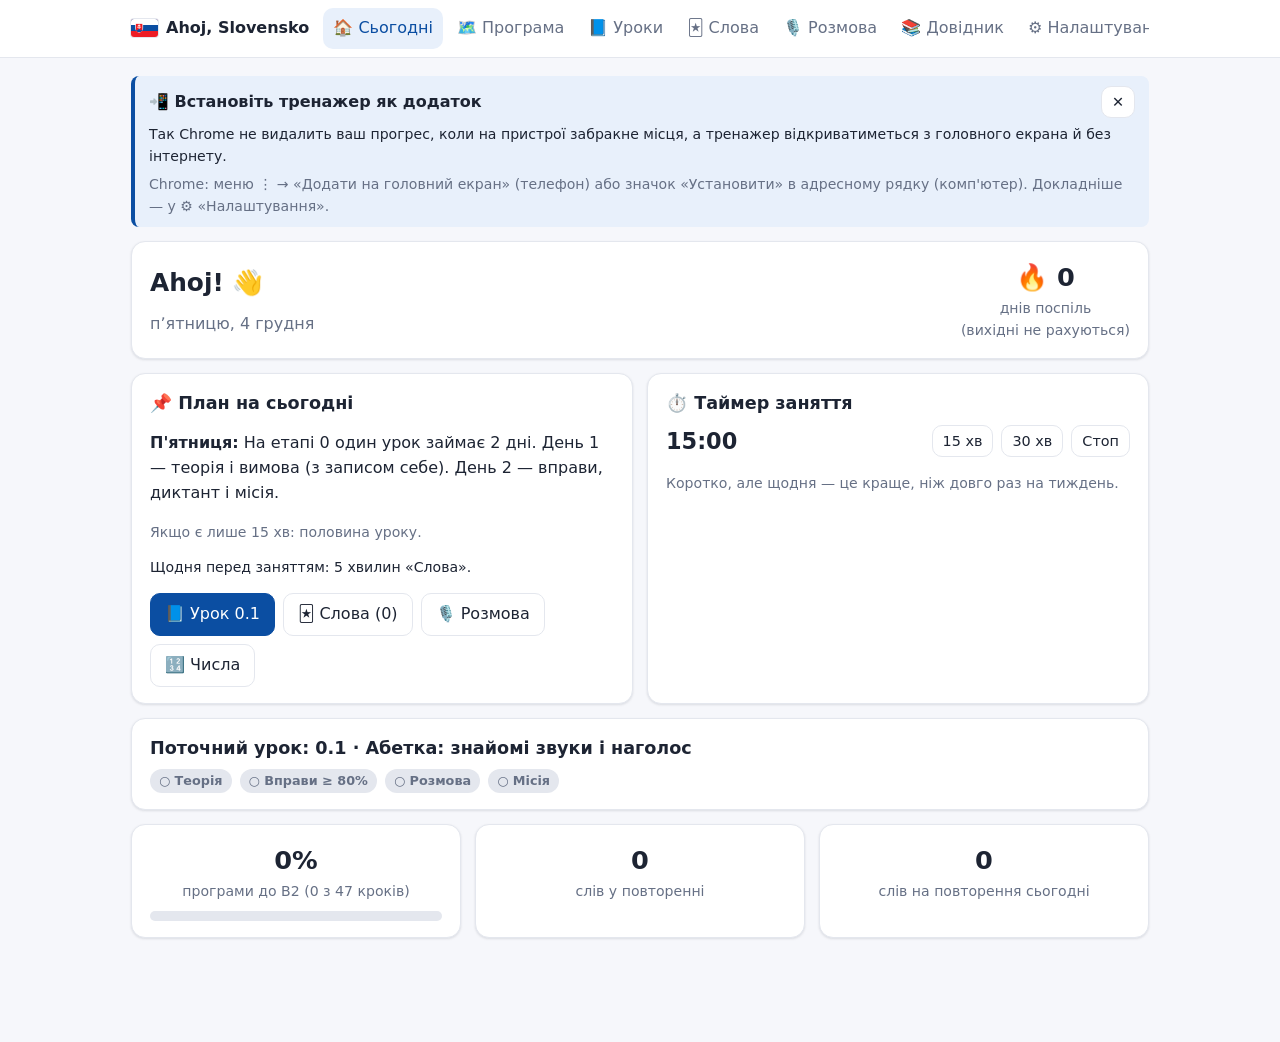
<file: docs/index.html>
<!doctype html>
<html lang="uk">
<head>
<meta charset="utf-8">
<meta name="viewport" content="width=device-width,initial-scale=1,viewport-fit=cover">
<title>Ahoj, Slovensko — словацька для життя у Словаччині</title>
<meta name="description" content="Тренажер словацької мови з нуля до B2 для україномовних: уроки, вправи, слова, озвучення.">
<meta name="theme-color" content="#ffffff" media="(prefers-color-scheme: light)">
<meta name="theme-color" content="#181e29" media="(prefers-color-scheme: dark)">
<!-- manifest, іконки й sw.js створює build.mjs у docs/; у src/ (розробка) їх немає, і це нормально -->
<link rel="manifest" href="manifest.webmanifest">
<link rel="apple-touch-icon" href="icons/apple-touch-icon.png">
<meta name="apple-mobile-web-app-title" content="Ahoj, SK">
<!-- Онлайн-голос (core.js → SK.TTS) не має отримувати адресу сторінки -->
<meta name="referrer" content="no-referrer">
<!-- Іконку вкладки views2.js → init() малює з прапора в шапці нижче -->
<link rel="icon" href="data:,">
<style>
:root{
  --bg:#f6f7fb; --card:#fff; --text:#1d2433; --muted:#667085; --line:#e4e7ee;
  --blue:#0b4ea2; --blue-soft:#e8f0fb; --red:#ee1c25; --red-soft:#fdecec;
  --green:#12805c; --green-soft:#e6f6ef; --amber:#b25e09; --amber-soft:#fff4e5;
  --radius:14px; --shadow:0 1px 3px rgba(16,24,40,.08),0 1px 2px rgba(16,24,40,.04);
}
@media (prefers-color-scheme:dark){
  :root{--bg:#10141c; --card:#181e29; --text:#e7eaf0; --muted:#98a2b3; --line:#2a3242;
    --blue:#7fb0f5; --blue-soft:#1b2a42; --red:#ff6b6b; --red-soft:#3a1d22;
    --green:#4cc38a; --green-soft:#16302a; --amber:#f0a44b; --amber-soft:#35281a;}
}
*{box-sizing:border-box}
html,body{margin:0;padding:0}
body{font:16px/1.55 "Segoe UI",system-ui,-apple-system,Roboto,Arial,sans-serif;background:var(--bg);color:var(--text)}
a{color:var(--blue)}
h1,h2,h3,h4{line-height:1.25;margin:.2em 0 .5em}
h1{font-size:1.55rem} h2{font-size:1.3rem} h3{font-size:1.1rem} h4{font-size:1rem}
header.top{position:sticky;top:0;z-index:20;background:var(--card);border-bottom:1px solid var(--line)}
.top-inner{max-width:1050px;margin:0 auto;display:flex;align-items:center;gap:14px;padding:8px 16px}
.brand{font-weight:700;white-space:nowrap;display:flex;align-items:center;gap:8px}
.flag{display:inline-block;flex:none;width:27px;height:18px;border-radius:3px;overflow:hidden;box-shadow:0 0 0 1px var(--line)}
.flag svg{display:block;width:100%;height:100%}
nav.tabs{display:flex;gap:4px;overflow-x:auto;scrollbar-width:none}
nav.tabs a{padding:8px 10px;border-radius:10px;text-decoration:none;color:var(--muted);white-space:nowrap;font-weight:500}
nav.tabs a.active{background:var(--blue-soft);color:var(--blue)}
nav.tabs a .lbl-s{display:none}
main{max-width:1050px;margin:0 auto;padding:18px 16px 90px}
.card{background:var(--card);border:1px solid var(--line);border-radius:var(--radius);box-shadow:var(--shadow);padding:16px 18px;margin:0 0 14px}
.grid{display:grid;gap:14px}
.g2{grid-template-columns:repeat(auto-fit,minmax(280px,1fr))}
.g3{grid-template-columns:repeat(auto-fit,minmax(200px,1fr))}
.muted{color:var(--muted)} .small{font-size:.88rem} .center{text-align:center}
.row{display:flex;gap:8px;flex-wrap:wrap;align-items:center}
.spacer{flex:1}
.btn{display:inline-flex;align-items:center;gap:6px;border:1px solid var(--line);background:var(--card);color:var(--text);padding:8px 14px;border-radius:10px;font:inherit;font-weight:500;cursor:pointer;text-decoration:none}
.btn.primary{background:var(--blue);border-color:var(--blue);color:#fff}
.btn.danger{color:var(--red);border-color:var(--red)}
.btn.small{padding:4px 10px;font-size:.9rem}
.btn:disabled{opacity:.5;cursor:default}
.pill{display:inline-block;padding:2px 9px;border-radius:999px;font-size:.8rem;font-weight:600;background:var(--blue-soft);color:var(--blue)}
.pill.green{background:var(--green-soft);color:var(--green)}
.pill.amber{background:var(--amber-soft);color:var(--amber)}
.pill.red{background:var(--red-soft);color:var(--red)}
.pill.gray{background:var(--line);color:var(--muted)}
.bar{height:10px;background:var(--line);border-radius:99px;overflow:hidden}
.bar>i{display:block;height:100%;background:linear-gradient(90deg,var(--blue),#3b82f6);border-radius:99px}
.stat{font-size:1.6rem;font-weight:700}
.sk{color:var(--blue);font-weight:600;cursor:pointer;border-bottom:1px dashed transparent}
.sk::after{content:" 🔊";font-size:.75em;opacity:.55}
.nosay .sk::after{content:""}
table{border-collapse:collapse;width:100%;margin:8px 0 12px;font-size:.95rem}
th,td{border:1px solid var(--line);padding:6px 9px;text-align:left;vertical-align:top}
th{background:var(--blue-soft);font-weight:600}
.tblwrap{overflow-x:auto}
.note{background:var(--amber-soft);border-left:4px solid var(--amber);padding:10px 14px;border-radius:8px;margin:10px 0}
.tip{background:var(--blue-soft);border-left:4px solid var(--blue);padding:10px 14px;border-radius:8px;margin:10px 0}
.good{background:var(--green-soft);border-left:4px solid var(--green);padding:10px 14px;border-radius:8px;margin:10px 0}
.subtabs{display:flex;gap:6px;flex-wrap:wrap;margin:6px 0 14px}
.subtabs button{border:1px solid var(--line);background:var(--card);color:var(--muted);padding:6px 12px;border-radius:99px;font:inherit;cursor:pointer}
.subtabs button.active{background:var(--blue);border-color:var(--blue);color:#fff}
ul.check{list-style:none;padding-left:0} ul.check li{padding:3px 0 3px 26px;position:relative}
ul.check li::before{content:"✓";position:absolute;left:4px;color:var(--green);font-weight:700}
.lesson-item{display:flex;align-items:center;gap:12px;padding:10px 12px;border:1px solid var(--line);border-radius:12px;margin:6px 0;background:var(--card);text-decoration:none;color:var(--text)}
.lesson-item .num{font-weight:700;color:var(--blue);min-width:40px}
.ex-box{max-width:640px;margin:0 auto}
.ex-q{font-size:1.15rem;margin:6px 0 14px}
.opts{display:grid;gap:8px}
.opt{text-align:left;border:1.5px solid var(--line);background:var(--card);color:var(--text);padding:11px 14px;border-radius:12px;font:inherit;cursor:pointer}
.opt.ok{border-color:var(--green);background:var(--green-soft)}
.opt.bad{border-color:var(--red);background:var(--red-soft)}
input[type=text],input[type=number],select,textarea{font:inherit;font-size:16px;padding:10px 12px;border:1.5px solid var(--line);border-radius:10px;background:var(--card);color:var(--text);width:100%}
input[type=text]:focus,textarea:focus{outline:none;border-color:var(--blue)}
input.ok{border-color:var(--green);background:var(--green-soft)} input.bad{border-color:var(--red);background:var(--red-soft)}
.dia{display:flex;flex-wrap:wrap;gap:4px;margin:8px 0}
.dia button{min-width:34px;padding:5px 6px;border:1px solid var(--line);border-radius:8px;background:var(--card);color:var(--text);font:inherit;cursor:pointer}
.tokens{display:flex;flex-wrap:wrap;gap:6px;min-height:46px;padding:8px;border:1.5px dashed var(--line);border-radius:12px;margin:6px 0}
.tok{padding:6px 11px;border-radius:9px;border:1px solid var(--line);background:var(--blue-soft);color:var(--text);cursor:pointer;font:inherit}
.feedback{margin-top:12px;padding:10px 14px;border-radius:10px}
.feedback.ok{background:var(--green-soft)} .feedback.bad{background:var(--red-soft)} .feedback.dia{background:var(--amber-soft)}
.flash{min-height:180px;display:flex;flex-direction:column;align-items:center;justify-content:center;text-align:center;gap:8px}
.flash .front{font-size:1.7rem;font-weight:700}
.flash .back{font-size:1.25rem}
.srs-btns{display:grid;grid-template-columns:repeat(4,1fr);gap:8px;margin-top:12px}
.srs-btns .btn{justify-content:center;flex-direction:column;gap:0}
.srs-btns small{font-weight:400;color:var(--muted);font-size:.75rem}
.big-phrase{font-size:1.5rem;font-weight:700;color:var(--blue);margin:6px 0}
.timer{font-variant-numeric:tabular-nums;font-size:1.4rem;font-weight:700}
details.stage{margin:0 0 12px}
details.stage>summary{cursor:pointer;list-style:none}
details.stage>summary::-webkit-details-marker{display:none}
details.mod{border:1px solid var(--line);border-radius:12px;padding:8px 12px;margin:8px 0;background:var(--card)}
details.mod>summary{cursor:pointer;font-weight:600}
.kv{display:grid;grid-template-columns:150px 1fr;gap:4px 12px;margin-top:8px}
.kv b{color:var(--muted);font-weight:600}
.done-mark{color:var(--green);font-weight:700}
.week-plan td:first-child{white-space:nowrap;font-weight:600}
.today-row{background:var(--blue-soft)}
.toast{position:fixed;left:50%;bottom:84px;transform:translateX(-50%);background:var(--text);color:var(--bg);padding:9px 16px;border-radius:10px;z-index:50;opacity:0;transition:opacity .2s;pointer-events:none}
.toast.show{opacity:.95}
/* Підсвітка при наведенні лише там, де є миша: на сенсорному екрані вона «залипає» після дотику */
@media (hover:hover){
  .btn:hover,.lesson-item:hover,.opt:hover:not(:disabled),.dia button:hover{border-color:var(--blue)}
  .btn.primary:hover{filter:brightness(1.08)}
  .sk:hover{border-bottom-color:var(--blue)}
}
@media (pointer:coarse){.kbd{display:none}}
.lc-more{margin-top:8px}
.lc-more>summary{cursor:pointer;padding:4px 0}
.lc-more>.row{margin-top:4px!important}
.update-bar{position:fixed;left:50%;bottom:20px;transform:translateX(-50%);z-index:60;display:flex;align-items:center;gap:10px;background:var(--card);color:var(--text);border:1px solid var(--blue);border-radius:12px;padding:8px 10px 8px 14px;box-shadow:0 4px 16px rgba(16,24,40,.18);max-width:calc(100% - 24px)}
.warn-banner{background:var(--amber-soft);border:1px solid var(--amber);color:var(--text);padding:8px 12px;border-radius:10px;margin-bottom:12px;font-size:.92rem}
/* Між телефоном і широким екраном повні підписи вкладок не вміщаються поруч із назвою, тож вкладки — як у мобільній навігації */
@media (min-width:701px) and (max-width:1100px){
  nav.tabs a{display:flex;flex-direction:column;align-items:center;padding:4px 8px;font-size:.85rem;line-height:1.25}
  nav.tabs a .lbl{display:none}
  nav.tabs a .lbl-s{display:block;font-size:.72rem}
}
@media (max-width:700px){
  body{font-size:15.5px}
  .top-inner{padding:8px 12px}
  nav.tabs{position:fixed;bottom:0;left:0;right:0;background:var(--card);border-top:1px solid var(--line);padding:6px 6px calc(6px + env(safe-area-inset-bottom));justify-content:space-around;z-index:30}
  nav.tabs a{flex:1;min-width:0;padding:6px 2px;font-size:.78rem;display:flex;flex-direction:column;align-items:center}
  nav.tabs a .lbl{display:none}
  nav.tabs a .lbl-s{display:block;font-size:.68rem}
  .kv{grid-template-columns:1fr}
  .srs-btns{grid-template-columns:repeat(2,1fr)}
  .card{padding:14px}
  h1{font-size:1.3rem}
  main{padding-bottom:calc(90px + env(safe-area-inset-bottom))}
  .toast{bottom:calc(84px + env(safe-area-inset-bottom))}
  .update-bar{bottom:calc(76px + env(safe-area-inset-bottom))}
  /* Шапка уроку: мета видна лише на теорії, вкладки — одним рядком із прокруткою, щоб вправа була на першому екрані */
  .lesson-head:not(.tab-theory) .lesson-goals{display:none}
  .subtabs{flex-wrap:nowrap;overflow-x:auto;scrollbar-width:none;margin-bottom:4px}
  .subtabs button{flex:none}
  /* Два ряди по 9 клавіш на всю ширину: вищі кнопки легше влучити пальцем, а займають менше місця, ніж три ряди */
  .dia{display:grid;grid-template-columns:repeat(9,1fr);gap:4px}
  .dia button{min-width:0;height:42px;padding:0}
}
@media print{
  header.top,nav.tabs,.btn,.subtabs,.no-print{display:none!important}
  body{background:#fff;color:#000} .card{box-shadow:none;border-color:#ccc}
  details{display:block} details>*{display:block}
  main{padding:0}
}

</style>
<script>window.SK = window.SK || {}; SK.BUILD = "41fc183767";</script>
</head>
<body>
<!-- Прапор Словаччини (закон 63/1993 Z. z.): 2:3, щит заввишки 1/2 висоти, однаково віддалений від верху, низу й древка, біла облямівка 1/100 довжини -->
<header class="top"><div class="top-inner"><a class="brand" href="#/today" style="text-decoration:none;color:inherit"><span class="flag" title="Slovensko"><svg xmlns="http://www.w3.org/2000/svg" viewBox="0 0 900 600" aria-hidden="true"><rect width="900" height="600" fill="#ee1c25"/><rect width="900" height="400" fill="#0b4ea2"/><rect width="900" height="200" fill="#fff"/><path d="M150 150H390V300C390 390 330 425 270 450C210 425 150 390 150 300Z" fill="#fff" stroke="#fff" stroke-width="18"/><clipPath id="sk-shield"><path d="M150 150H390V300C390 390 330 425 270 450C210 425 150 390 150 300Z"/></clipPath><g clip-path="url(#sk-shield)"><rect x="150" y="150" width="240" height="300" fill="#ee1c25"/><path fill="#fff" d="M259 176h22v200h-22zM228 212h84v20h-84zM204 262h132v22H204z"/><g fill="#0b4ea2"><circle cx="270" cy="384" r="48"/><circle cx="190" cy="412" r="48"/><circle cx="350" cy="412" r="48"/><rect x="150" y="400" width="240" height="60"/></g></g></svg></span>Ahoj, Slovensko</a><nav class="tabs" id="nav"></nav></div></header>
<main id="view"><div class="card">Завантаження…</div></main>
<script>
/* Ahoj, Slovensko — тренажер словацької: стан, озвучення, запис, перевірка відповідей, інтервальне повторення */
window.SK = window.SK || {};
(function (SK) {
  'use strict';

  // ---------- Стан ----------
  // Увесь прогрес лежить у localStorage сайту під цим ключем. Ключ НЕ змінювати: інакше збережений прогрес не відкриється.
  const STORE_KEY = 'sk-trainer-v1';
  const VERSION = 1;   // версія схеми стану: змінили формат → +1 і крок у MIGRATIONS
  const DEFAULTS = {
    v: VERSION,
    start: null,
    settings: { voice: '', rate: 0.9, strict: false, newPerDay: 10, dir: 'mix' },
    lessons: {},   // id -> {opened, theory, ex:{best,done}, speak, mission}
    modules: {},   // id модуля програми -> true
    cards: {},     // id картки -> {due,int,ease,reps,lapses}
    custom: [],    // власні слова [{sk,uk}]
    days: {},      // номер дня -> {ex, cards, speak}
    newDay: { day: 0, count: 0 },
    ui: { installTip: true }   // показувати на «Сьогодні» пораду встановити тренажер як додаток
  };
  // MIGRATIONS[n](s) переводить стан версії n у версію n + 1 (змінює s на місці)
  const MIGRATIONS = {};
  const clone = (o) => JSON.parse(JSON.stringify(o));
  const UNSAFE = new Set(['__proto__', 'constructor', 'prototype']);
  function merge(base, extra) {
    for (const k of Object.keys(extra || {})) {
      if (UNSAFE.has(k)) continue;
      if (extra[k] && typeof extra[k] === 'object' && !Array.isArray(extra[k]) && base[k] && typeof base[k] === 'object' && !Array.isArray(base[k])) merge(base[k], extra[k]);
      else base[k] = extra[k];
    }
    return base;
  }
  function migrate(s) {
    s.v = Math.floor(+s.v) || 1;
    while (s.v < VERSION && MIGRATIONS[s.v]) { MIGRATIONS[s.v](s); s.v++; }
    return s;
  }
  // Налаштування потрапляють у розмітку, тож вони мають бути саме числами й відомими рядками
  function tidy(s) {
    const st = s.settings;
    st.voice = String(st.voice || '');
    st.rate = Math.min(1.2, Math.max(0.5, +st.rate || 0.9));
    st.strict = !!st.strict;
    st.newPerDay = Math.min(50, Math.max(0, Math.round(+st.newPerDay) || 0));
    if (!['mix', 'sk', 'uk'].includes(st.dir)) st.dir = 'mix';
    if (!Array.isArray(s.custom)) s.custom = [];
    return s;
  }
  // newer — прогрес записала новіша версія тренажера: тоді нічого не записуємо, щоб старий код його не зіпсував;
  // broken — збережене не вдалося прочитати; failed — останній запис не вдався
  SK.store = { key: STORE_KEY, newer: false, broken: null, failed: null };
  function load() {
    let raw = null;
    try { raw = localStorage.getItem(STORE_KEY); } catch (e) { SK.store.broken = e; console.warn('Сховище недоступне', e); return clone(DEFAULTS); }
    if (!raw) return clone(DEFAULTS);
    try {
      const data = JSON.parse(raw);
      if (!data || typeof data !== 'object' || Array.isArray(data)) throw new Error('не об\'єкт');
      SK.store.newer = (+data.v || 1) > VERSION;
      return tidy(merge(clone(DEFAULTS), migrate(data)));
    } catch (e) {
      // Наступне збереження затерло б пошкоджений запис, тому копія лишається поруч для ручного відновлення
      SK.store.broken = e;
      console.warn('Не вдалося прочитати прогрес; копію збережено під ключем ' + STORE_KEY + '-broken', e);
      try { localStorage.setItem(STORE_KEY + '-broken', raw); } catch (e2) { console.warn(e2); }
      return clone(DEFAULTS);
    }
  }
  SK.S = load();
  let warnedAt = 0;
  SK.save = function () {
    if (SK.store.newer) return;
    try {
      localStorage.setItem(STORE_KEY, JSON.stringify(SK.S));
      SK.store.failed = null;
    } catch (e) {
      SK.store.failed = e;
      console.warn('Прогрес не збережено', e);
      if (Date.now() - warnedAt > 60000 && document.body) {
        warnedAt = Date.now();
        SK.toast('⚠️ Прогрес не зберігся (' + (e && e.name || e) + '). Подробиці — у ⚙️ «Налаштування».', 6000);
      }
    }
  };
  // Зберігається завжди весь стан, тож без перечитування наступне збереження тут затерло б те, що записала
  // інша вкладка чи встановлений додаток. Екран перемальовує SK.onExternalChange (views2.js).
  window.addEventListener('storage', (e) => {
    if (e.key !== STORE_KEY && e.key !== null) return;   // null — сховище сайту очистили повністю
    SK.S = load();
    if (SK.onExternalChange) SK.onExternalChange();
  });

  // persisted: true — Chrome не видалить дані сайту сам, навіть коли забракне місця; false — може; null — невідомо.
  // Chrome вирішує без запитання: зазвичай дозволяє встановленим додаткам, закладкам і сайтам, якими часто користуються.
  SK.Storage = {
    persisted: null, listeners: [],
    async check(ask) {
      const st = navigator.storage;
      if (!st || !st.persisted) return this.persisted;
      try {
        let p = await st.persisted();
        if (!p && ask && st.persist) p = await st.persist();
        this.persisted = !!p;
      } catch (e) { this.persisted = null; }
      this.listeners.forEach((f) => f());
      return this.persisted;
    }
  };
  SK.isInstalled = () => !!(window.matchMedia && matchMedia('(display-mode: standalone)').matches) || navigator.standalone === true;
  // Chrome віддає подію beforeinstallprompt один раз; зберігаємо її, щоб кнопка «Встановити» спрацювала пізніше
  SK.Install = {
    prompt: null, listeners: [],
    notify() { this.listeners.forEach((f) => f()); },
    async run() {
      const p = this.prompt; if (!p) return;
      this.prompt = null;
      p.prompt();
      try { await p.userChoice; } catch (e) { console.warn(e); }
      this.notify();
    }
  };
  window.addEventListener('beforeinstallprompt', (e) => { e.preventDefault(); SK.Install.prompt = e; SK.Install.notify(); });
  window.addEventListener('appinstalled', () => { SK.Install.prompt = null; SK.Storage.check(true); SK.Install.notify(); });
  SK.replaceState = function (obj) { SK.S = merge(clone(DEFAULTS), obj); SK.save(); };
  SK.resetState = function () { SK.S = clone(DEFAULTS); SK.save(); };
  // Часткові скидання (зберігають налаштування)
  SK.resetLessons = function () { SK.S.lessons = {}; SK.S.modules = {}; SK.save(); };
  SK.resetWords = function () { SK.S.cards = {}; SK.S.newDay = { day: 0, count: 0 }; SK.save(); };

  // ---------- Дати ----------
  SK.today = function () {
    const d = new Date();
    return Math.floor((d.getTime() - d.getTimezoneOffset() * 60000) / 86400000);
  };
  SK.dayOfWeek = function (dayNum) { return new Date(dayNum * 86400000).getUTCDay(); }; // 0 = неділя
  SK.logActivity = function (kind, n) {
    const t = SK.today();
    const d = SK.S.days[t] || (SK.S.days[t] = { ex: 0, cards: 0, speak: 0 });
    d[kind] = (d[kind] || 0) + (n || 1);
    if (!SK.S.start) SK.S.start = t;
    SK.save();
  };
  // Серія навчальних днів: вихідні не розривають серію
  SK.streak = function () {
    const t = SK.today();
    let day = t, count = 0;
    if (!SK.S.days[t]) day = t - 1;
    for (let i = 0; i < 800; i++, day--) {
      const active = !!SK.S.days[day];
      const wd = SK.dayOfWeek(day);
      if (active) count++;
      else if (wd === 0 || wd === 6) continue;
      else break;
    }
    return count;
  };

  // ---------- Утиліти ----------
  SK.esc = (s) => String(s == null ? '' : s).replace(/[&<>"']/g, (c) => ({ '&': '&amp;', '<': '&lt;', '>': '&gt;', '"': '&quot;', "'": '&#39;' }[c]));
  SK.shuffle = function (a) {
    a = a.slice();
    for (let i = a.length - 1; i > 0; i--) { const j = Math.floor(Math.random() * (i + 1)); [a[i], a[j]] = [a[j], a[i]]; }
    return a;
  };
  // [[текст]] або [[текст|що озвучити]] -> клікабельний словацький фрагмент
  SK.rich = function (html) {
    return String(html || '').replace(/\[\[([^\]|]+)(?:\|([^\]]+))?\]\]/g, (m, shown, said) =>
      '<span class="sk" data-say="' + SK.esc(said || shown) + '">' + shown + '</span>');
  };
  SK.toast = function (msg, ms) {
    let el = document.getElementById('toast');
    if (!el) { el = document.createElement('div'); el.id = 'toast'; el.className = 'toast'; document.body.appendChild(el); }
    el.textContent = msg; el.classList.add('show');
    clearTimeout(el._t); el._t = setTimeout(() => el.classList.remove('show'), ms || 2200);
  };
  // Телефон чи планшет: там екранна клавіатура закриває пів екрана, а підказки про клавіші не мають сенсу
  SK.touch = () => !!(window.matchMedia && matchMedia('(pointer: coarse)').matches);

  // ---------- Перевірка відповідей ----------
  SK.norm = (s) => String(s).toLowerCase().replace(/[.,!?;:"„“”'«»()…–—-]/g, ' ').replace(/\s+/g, ' ').trim();
  SK.stripDia = (s) => s.normalize('NFD').replace(/[̀-ͯ]/g, '');
  // 'ok' | 'dia' (правильно, але без/з неправильною діакритикою) | 'bad'
  SK.check = function (input, answers) {
    const list = Array.isArray(answers) ? answers : [answers];
    const n = SK.norm(input);
    if (!n) return 'bad';
    if (list.some((a) => SK.norm(a) === n)) return 'ok';
    if (list.some((a) => SK.stripDia(SK.norm(a)) === SK.stripDia(n))) return 'dia';
    return 'bad';
  };

  // ---------- Озвучення (Web Speech API) ----------
  // Два рушії: 1) словацький голос системи (Web Speech API, працює й офлайн);
  // 2) словацький онлайн-голос Google (потрібен інтернет) — коли словацького голосу в системі немає
  // (macOS без завантаженого голосу Laura, Chrome на Windows без словацького мовлення тощо) або коли учень вибрав його сам.
  // Словацький текст ніколи не віддаємо несловацькому голосу: браузер прочитав би його з англійською вимовою.
  const ONLINE = '@online';   // значення settings.voice для онлайн-голосу; '' — вибір автоматично
  const ONLINE_URLS = [       // друга адреса — запасна, якщо перша не відповіла
    (q) => 'https://translate.google.com/translate_tts?ie=UTF-8&client=tw-ob&tl=sk&q=' + encodeURIComponent(q),
    (q) => 'https://translate.googleapis.com/translate_tts?ie=UTF-8&client=gtx&tl=sk&q=' + encodeURIComponent(q)
  ];
  // Онлайн-сервіс приймає до ~200 символів за запит: ріжемо за реченнями, а задовгі речення — між словами
  SK.ttsChunks = function (text, max) {
    const out = [];
    let cur = '';
    for (const w of String(text).replace(/\s+/g, ' ').trim().split(' ')) {
      if (cur && (cur + ' ' + w).length > max) { out.push(cur); cur = w; } else cur = cur ? cur + ' ' + w : w;
      if (/[.!?…]$/.test(cur) && cur.length > max / 2) { out.push(cur); cur = ''; }
    }
    if (cur) out.push(cur);
    return out;
  };
  const natural = (v) => /natural/i.test(v.name);
  SK.TTS = {
    ONLINE,
    voices: [],
    ready: false, settled: false, listeners: [],
    system: 'speechSynthesis' in window,
    audio: null,
    token: 0,                 // події застарілого озвучення (після нового say) мають ігноруватися
    init() {
      const notify = () => this.listeners.forEach((f) => f());
      window.addEventListener('online', notify);
      window.addEventListener('offline', notify);
      if (!this.system) { this.ready = this.settled = true; notify(); return; }
      const load = () => {
        this.voices = speechSynthesis.getVoices().filter((v) => v && v.lang && /^sk([-_]|$)/i.test(v.lang) && v.name && v.name !== 'undefined');
        this.ready = true;
        notify();
      };
      load();
      speechSynthesis.onvoiceschanged = load;
      setTimeout(() => { this.settled = true; load(); }, 1500);
    },
    // Словацький голос системи, яким говоримо зараз, або null — тоді говорить онлайн-голос
    voice() {
      const v = this.voices, want = SK.S.settings.voice;
      if (want === ONLINE) return null;
      return v.find((x) => x.name === want) || v.find(natural) || v[0] || null;
    },
    label() { const v = this.voice(); return v ? v.name : 'Google — словацький, онлайн'; },
    // true — озвучити нічим: словацького голосу в системі немає, а інтернету для онлайн-голосу теж немає
    silent() { return this.settled && !this.voices.length && navigator.onLine === false; },
    stop() {
      this.token++;
      if (this.system) speechSynthesis.cancel();
      if (this.audio) this.audio.pause();
    },
    say(text, rate) {
      if (!text) return;
      this.stop();
      rate = rate || SK.S.settings.rate || 0.9;
      const v = this.voice();
      if (v) this.sayLocal(text, rate, v); else this.sayOnline(text, rate);
    },
    sayLocal(text, rate, v) {
      const u = new SpeechSynthesisUtterance(text);
      u.lang = 'sk-SK';
      u.voice = v;
      u.rate = rate;
      speechSynthesis.speak(u);
    },
    sayOnline(text, rate) {
      const parts = SK.ttsChunks(text, 180), token = this.token;
      // Один <audio> на всю сесію: Safari дозволяє вже «розблокованому» елементу грати без нового натискання
      const a = this.audio || (this.audio = new Audio());
      let i = 0, url = 0;
      const play = () => {
        a.src = ONLINE_URLS[url](parts[i]);
        a.defaultPlaybackRate = a.playbackRate = rate;   // нове src скидає швидкість, тому лише після нього
        a.play().catch((e) => { if (token === this.token && e && e.name === 'NotAllowedError') SK.toast('Натисніть 🔊, щоб послухати'); });
      };
      a.onended = () => { if (token === this.token && ++i < parts.length) play(); };
      a.onerror = () => {
        if (token !== this.token) return;
        if (++url < ONLINE_URLS.length) { play(); return; }
        const v = this.voices.find(natural) || this.voices[0];
        if (v) { this.sayLocal(parts.slice(i).join(' '), rate, v); return; }   // без інтернету рятує системний голос, якщо він є
        SK.toast('🔇 Онлайн-голос недоступний (немає інтернету?), а словацького голосу в системі немає. Див. ⚙️ «Налаштування».');
      };
      play();
    }
  };

  // ---------- Запис власного голосу ----------
  SK.Rec = {
    mr: null, url: null,
    supported: !!(navigator.mediaDevices && navigator.mediaDevices.getUserMedia && window.MediaRecorder),
    async start(onStop, onError) {
      try {
        const stream = await navigator.mediaDevices.getUserMedia({ audio: true });
        const chunks = [];
        this.mr = new MediaRecorder(stream);
        this.mr.ondataavailable = (e) => chunks.push(e.data);
        this.mr.onstop = () => {
          stream.getTracks().forEach((t) => t.stop());
          if (this.url) URL.revokeObjectURL(this.url);
          this.url = URL.createObjectURL(new Blob(chunks, { type: this.mr.mimeType || 'audio/webm' }));
          onStop(this.url);
        };
        this.mr.start();
      } catch (e) { onError(e); }
    },
    stop() { if (this.mr && this.mr.state !== 'inactive') this.mr.stop(); },
    active() { return !!(this.mr && this.mr.state === 'recording'); }
  };

  // Віджет: кнопка запису + програвач
  SK.recorderWidget = function (container) {
    if (!SK.Rec.supported) {
      container.innerHTML = '<span class="small muted">Запис голосу недоступний у цьому браузері.</span>';
      return;
    }
    container.innerHTML = '<button class="btn rec-btn">● Записати себе</button> <audio class="rec-audio" controls style="display:none;vertical-align:middle;max-width:260px"></audio>';
    const btn = container.querySelector('.rec-btn');
    const audio = container.querySelector('.rec-audio');
    btn.onclick = () => {
      if (SK.Rec.active()) { SK.Rec.stop(); return; }
      SK.Rec.start((url) => {
        btn.textContent = '● Записати ще раз';
        audio.src = url; audio.style.display = '';
        SK.logActivity('speak');
      }, (e) => {
        btn.textContent = '● Записати себе';
        SK.toast('Немає доступу до мікрофона: ' + (e && e.name ? e.name : e));
      });
      btn.textContent = '■ Зупинити запис';
    };
  };

  // ---------- Уроки ----------
  SK.lessons = SK.lessons || [];
  SK.lessonById = (id) => SK.lessons.find((l) => l.id === id);
  SK.lessonState = function (id) { return SK.S.lessons[id] || (SK.S.lessons[id] = {}); };
  // Стан уроку: {opened, theory, ex:{best,done}, speak, mission, skipped, run}
  //   done    — вправи виконано на ≥ 80%;  skipped — учень пропустив урок («вже знаю» / «почати з іншого уроку»);
  //   run     — незавершений підхід до вправ (див. exercises.js), щоб продовжити пізніше
  SK.lessonDone = (id) => !!(SK.S.lessons[id] && SK.S.lessons[id].ex && SK.S.lessons[id].ex.done);
  SK.lessonSkipped = (id) => !!(SK.S.lessons[id] && SK.S.lessons[id].skipped) && !SK.lessonDone(id);
  SK.lessonClosed = (id) => SK.lessonDone(id) || SK.lessonSkipped(id);
  SK.currentLesson = function () { return SK.lessons.find((l) => !SK.lessonClosed(l.id)) || SK.lessons[SK.lessons.length - 1]; };
  SK.skipLesson = function (id, on) { const st = SK.lessonState(id); if (on) st.skipped = true; else delete st.skipped; SK.save(); };
  // Пройти урок наново: скидаються позначки й вправи; слова уроку лишаються в повторенні
  SK.resetLesson = function (id) { const st = SK.lessonState(id); ['theory', 'ex', 'speak', 'mission', 'skipped', 'run'].forEach((k) => delete st[k]); SK.save(); };
  // Почати з уроку id: усі попередні незавершені уроки позначаються як пропущені
  SK.startFrom = function (id) {
    for (const l of SK.lessons) { if (l.id === id) break; if (!SK.lessonDone(l.id)) SK.lessonState(l.id).skipped = true; }
    delete SK.lessonState(id).skipped;
    SK.save();
  };

  // ---------- Інтервальне повторення ----------
  SK.cardId = (lessonId, sk) => lessonId + '|' + sk;
  // Усі слова з відкритих уроків + власні
  SK.allWords = function () {
    const out = [];
    SK.lessons.forEach((l) => {
      if (!(SK.S.lessons[l.id] && SK.S.lessons[l.id].opened)) return;
      (l.vocab || []).forEach((w) => out.push({ id: SK.cardId(l.id, w[0]), sk: w[0], uk: w[1], note: w[2] || '', lesson: l.id }));
    });
    SK.S.custom.forEach((w) => out.push({ id: SK.cardId('my', w.sk), sk: w.sk, uk: w.uk, note: w.note || '', lesson: 'my' }));
    return out;
  };
  SK.srsQueue = function () {
    const t = SK.today();
    const words = SK.allWords();
    const due = SK.shuffle(words.filter((w) => SK.S.cards[w.id] && SK.S.cards[w.id].due <= t));
    if (SK.S.newDay.day !== t) SK.S.newDay = { day: t, count: 0 };
    const room = Math.max(0, (SK.S.settings.newPerDay || 10) - SK.S.newDay.count);
    const fresh = words.filter((w) => !SK.S.cards[w.id]).slice(0, room);
    return { due, fresh, total: due.length + fresh.length };
  };
  SK.srsCounts = function () {
    const t = SK.today();
    const words = SK.allWords();
    const due = words.filter((w) => SK.S.cards[w.id] && SK.S.cards[w.id].due <= t).length;
    const known = words.filter((w) => SK.S.cards[w.id] && SK.S.cards[w.id].reps > 0).length;
    const unseen = words.filter((w) => !SK.S.cards[w.id]).length;
    return { due, known, unseen, all: words.length };
  };
  // grade: 1 знову, 2 важко, 3 добре, 4 легко
  SK.srsGrade = function (word, grade) {
    const t = SK.today();
    let c = SK.S.cards[word.id];
    if (!c) {
      c = SK.S.cards[word.id] = { due: t, int: 0, ease: 2.5, reps: 0, lapses: 0 };
      if (SK.S.newDay.day !== t) SK.S.newDay = { day: t, count: 0 };
      SK.S.newDay.count++;
    }
    if (grade === 1) {
      c.lapses++; c.reps = 0; c.int = 0; c.ease = Math.max(1.3, c.ease - 0.2); c.due = t;
    } else {
      let next;
      if (c.reps === 0) next = grade === 4 ? 3 : 1;
      else if (c.reps === 1) next = grade === 2 ? 2 : grade === 4 ? 6 : 4;
      else next = Math.round(c.int * (grade === 2 ? 1.2 : grade === 4 ? c.ease * 1.3 : c.ease));
      if (grade === 2) c.ease = Math.max(1.3, c.ease - 0.15);
      if (grade === 4) c.ease += 0.15;
      c.int = Math.max(1, next); c.reps++; c.due = t + c.int;
    }
    SK.logActivity('cards');
    SK.save();
  };
  SK.nextIntervalLabel = function (word, grade) {
    const c = SK.S.cards[word.id] || { int: 0, ease: 2.5, reps: 0 };
    if (grade === 1) return 'сьогодні';
    let next;
    if (c.reps === 0) next = grade === 4 ? 3 : 1;
    else if (c.reps === 1) next = grade === 2 ? 2 : grade === 4 ? 6 : 4;
    else next = Math.round(c.int * (grade === 2 ? 1.2 : grade === 4 ? c.ease * 1.3 : c.ease));
    next = Math.max(1, next);
    return next < 30 ? next + ' дн.' : Math.round(next / 30) + ' міс.';
  };
})(window.SK);

</script>
<script>
/* Генератор вправ на числа, ціни, час і дати (без DOM — його також використовує validate.mjs).
 * У даних уроку: { t: 'g', g: '<назва>', min?, max? } — під час запуску перетворюється на звичайну вправу 'l' або 'i'. */
window.SK = window.SK || {};
(function (SK) {
  'use strict';
  const ONES = ['nula', 'jeden', 'dva', 'tri', 'štyri', 'päť', 'šesť', 'sedem', 'osem', 'deväť', 'desať', 'jedenásť', 'dvanásť', 'trinásť',
    'štrnásť', 'pätnásť', 'šestnásť', 'sedemnásť', 'osemnásť', 'devätnásť'];
  const TENS = ['', '', 'dvadsať', 'tridsať', 'štyridsať', 'päťdesiat', 'šesťdesiat', 'sedemdesiat', 'osemdesiat', 'deväťdesiat'];
  const HUND = ['', 'sto', 'dvesto', 'tristo', 'štyristo', 'päťsto', 'šesťsto', 'sedemsto', 'osemsto', 'deväťsto'];
  const THOU = ['', 'tisíc', 'dvetisíc', 'tritisíc', 'štyritisíc', 'päťtisíc', 'šesťtisíc', 'sedemtisíc', 'osemtisíc', 'deväťtisíc'];
  // «О котрій?» — порядкове числівник ж. р. у місцевому відмінку
  const HOUR_LOC = ['', 'jednej', 'druhej', 'tretej', 'štvrtej', 'piatej', 'šiestej', 'siedmej', 'ôsmej', 'deviatej', 'desiatej', 'jedenástej',
    'dvanástej', 'trinástej', 'štrnástej', 'pätnástej', 'šestnástej', 'sedemnástej', 'osemnástej', 'devätnástej', 'dvadsiatej',
    'dvadsiatej prvej', 'dvadsiatej druhej', 'dvadsiatej tretej'];
  // Дата: порядковий числівник у родовому відмінку
  const ORD_GEN = ['', 'prvého', 'druhého', 'tretieho', 'štvrtého', 'piateho', 'šiesteho', 'siedmeho', 'ôsmeho', 'deviateho', 'desiateho',
    'jedenásteho', 'dvanásteho', 'trinásteho', 'štrnásteho', 'pätnásteho', 'šestnásteho', 'sedemnásteho', 'osemnásteho', 'devätnásteho', 'dvadsiateho'];
  for (let d = 21; d <= 29; d++) ORD_GEN[d] = 'dvadsiateho ' + ORD_GEN[d - 20];
  ORD_GEN[30] = 'tridsiateho'; ORD_GEN[31] = 'tridsiateho prvého';
  const MONTH_GEN = ['', 'januára', 'februára', 'marca', 'apríla', 'mája', 'júna', 'júla', 'augusta', 'septembra', 'októbra', 'novembra', 'decembra'];
  const MONTH_DAYS = [0, 31, 28, 31, 30, 31, 30, 31, 31, 30, 31, 30, 31];

  /** Число 0–9999 словами, складені — разом (dvadsaťpäť, stotridsaťštyri). g: 'm' (jeden, dva) | 'f' (jedna, dve) | 'n' (jedno, dve) */
  function words(n, g) {
    if (n === 0) return 'nula';
    if (n === 1) return g === 'f' ? 'jedna' : g === 'n' ? 'jedno' : 'jeden';
    if (n === 2) return g === 'f' || g === 'n' ? 'dve' : 'dva';
    const th = Math.floor(n / 1000), h = Math.floor((n % 1000) / 100), r = n % 100;
    let s = THOU[th] + HUND[h];
    if (r) s += r < 20 ? ONES[r] : TENS[Math.floor(r / 10)] + (r % 10 ? ONES[r % 10] : '');
    return s;
  }
  // Ціна: 1 euro / 2–4 eurá / 5+ eur (після складених чисел, написаних разом, — теж eur)
  function euros(e) {
    if (e === 1) return 'jedno euro';
    if (e >= 2 && e <= 4) return words(e, 'n') + ' eurá';
    return words(e) + ' eur';
  }
  const rnd = (a, b) => a + Math.floor(Math.random() * (b - a + 1));
  const digits = (s) => String(s).replace(/[^\d]/g, '');

  const G = {
    // 🎧 число → цифрами
    numListen(sp) {
      const n = rnd(sp.min ?? 0, sp.max ?? 100);
      return { t: 'l', h: 'Прослухайте й запишіть цифрами', say: words(n), a: String(n), nodia: true, ph: 'цифрами, напр. 47',
        check: (v) => (digits(v) !== '' && Number(digits(v)) === n ? 'ok' : 'bad'), e: 'Словами: ' + words(n) };
    },
    // 🎧 ціна → цифрами
    priceListen(sp) {
      const e = rnd(sp.min ?? 1, sp.max ?? 49);
      const c = Math.random() < 0.25 ? 0 : rnd(10, 99);
      const say = euros(e) + (c ? ' ' + words(c) : '');
      const shown = e + ',' + String(c).padStart(2, '0') + ' €';
      return { t: 'l', h: 'Прослухайте ціну й запишіть цифрами', say, a: shown, nodia: true, ph: 'напр. 3,49',
        check: (v) => {
          const m = String(v).replace(/€|eur[aá]?/gi, '').replace(/\s+/g, '').replace(',-', '').replace(',', '.');
          return m !== '' && !isNaN(+m) && Math.round(+m * 100) === e * 100 + c ? 'ok' : 'bad';
        }, e: 'Словами: ' + say };
    },
    // 🎧 «о котрій» → цифрами
    timeListen() {
      const h = rnd(1, 23), m = Math.random() < 0.4 ? 0 : rnd(10, 59);
      const say = 'o ' + HOUR_LOC[h] + (m ? ' ' + words(m) : '');
      const shown = h + ':' + String(m).padStart(2, '0');
      return { t: 'l', h: 'Прослухайте час і запишіть цифрами', say, a: shown, nodia: true, ph: 'напр. 14:30',
        check: (v) => {
          // Кома — бо на телефоні цифрова клавіатура (inputmode="decimal") у словацькій і українській локалі має кому, а не двокрапку
          const p = String(v).trim().match(/^(\d{1,2})(?:\s*[:.,\s]\s*(\d{2}))?$/);
          if (!p) return 'bad';
          const hh = +p[1], mm = p[2] ? +p[2] : 0;
          return mm === m && (hh === h || (h <= 12 && hh === h + 12) || (h > 12 && hh === h - 12)) ? 'ok' : 'bad';
        }, e: 'Словами: ' + say + (h <= 12 ? ' (можна і ' + (h + 12) + ':' + String(m).padStart(2, '0') + ')' : '') };
    },
    // 🎧 дата → цифрами
    dateListen() {
      const mo = rnd(1, 12), d = rnd(1, MONTH_DAYS[mo]);
      const say = ORD_GEN[d] + ' ' + MONTH_GEN[mo];
      return { t: 'l', h: 'Прослухайте дату й запишіть цифрами (день. місяць.)', say, a: d + '. ' + mo + '.', nodia: true, ph: 'напр. 24. 8.',
        check: (v) => { const p = String(v).match(/(\d{1,2})\D+(\d{1,2})/); return p && +p[1] === d && +p[2] === mo ? 'ok' : 'bad'; },
        e: 'Словами: ' + say };
    },
    // ✍️ число → словами
    numWords(sp) {
      const n = rnd(sp.min ?? 0, sp.max ?? 100);
      const a = [words(n)];
      if (n === 1) a.push('jedna', 'jedno');
      if (n === 2) a.push('dve');
      return { t: 'i', q: 'Напишіть словами число <b>' + n + '</b>', a, nospace: true, say: words(n), e: 'Складені числа пишуть разом: [[' + words(n) + ']]' };
    },
    // ✍️ час → словами
    timeWords() {
      const h = rnd(1, 23), m = Math.random() < 0.6 ? 0 : [15, 20, 30, 45][rnd(0, 3)];
      const ans = 'o ' + HOUR_LOC[h] + (m ? ' ' + words(m) : '');
      return { t: 'i', q: 'О котрій? Напишіть словами: <b>' + h + ':' + String(m).padStart(2, '0') + '</b>', a: [ans, ans.slice(2)], nospace: true, e: '[[' + ans + ']]' };
    },
    // ✍️ дата → словами
    dateWords() {
      const mo = rnd(1, 12), d = rnd(1, MONTH_DAYS[mo]);
      const ans = ORD_GEN[d] + ' ' + MONTH_GEN[mo];
      return { t: 'i', q: 'Напишіть дату словами: <b>' + d + '. ' + mo + '.</b>', a: ans, nospace: true, e: '[[' + ans + ']] — день у родовому відмінку + місяць у родовому' };
    }
  };

  SK.gen = {
    words, euros, HOUR_LOC, ORD_GEN, MONTH_GEN, list: G,
    make(spec) {
      const f = G[spec.g];
      if (!f) throw new Error('Невідомий генератор вправ: ' + spec.g);
      return f(spec);
    }
  };
})(window.SK);

</script>
<script>
/* Рушій вправ: c — вибір (перший варіант правильний), i — введення, o — порядок слів, l — диктант, g — генерована (gen.js) */
(function (SK) {
  'use strict';
  const esc = SK.esc;
  const DIA = ['á', 'ä', 'č', 'ď', 'é', 'í', 'ĺ', 'ľ', 'ň', 'ó', 'ô', 'ŕ', 'š', 'ť', 'ú', 'ý', 'ž'];

  // Екранна клавіатура з діакритикою; вставляє в останнє поле вводу
  SK.diaKeyboard = function (getInput) {
    const wrap = document.createElement('div');
    wrap.className = 'dia';
    let upper = false;
    const draw = () => {
      wrap.innerHTML = DIA.map((ch) => '<button type="button" data-ch="' + ch + '">' + (upper ? ch.toUpperCase() : ch) + '</button>').join('') +
        '<button type="button" data-shift="1" title="Великі літери">⇧</button>';
    };
    draw();
    wrap.addEventListener('mousedown', (e) => e.preventDefault());
    wrap.addEventListener('click', (e) => {
      const b = e.target.closest('button'); if (!b) return;
      if (b.dataset.shift) { upper = !upper; draw(); return; }
      const inp = getInput(); if (!inp) return;
      const ch = upper ? b.dataset.ch.toUpperCase() : b.dataset.ch;
      const s = inp.selectionStart ?? inp.value.length, en = inp.selectionEnd ?? inp.value.length;
      inp.value = inp.value.slice(0, s) + ch + inp.value.slice(en);
      inp.focus(); inp.setSelectionRange(s + 1, s + 1);
    });
    return wrap;
  };

  const shown = (a) => (Array.isArray(a) ? a[0] : a);

  /**
   * specs — вправи уроку; opts.onFinish(score%), opts.drill (без «урок зараховано»),
   * opts.saveKey — id уроку: тоді незавершений підхід зберігається в стані уроку (run) і його можна продовжити пізніше.
   * run = { n: кількість вправ, q: [[індекс, повтор?], …], pos, ft: {індекс: правильно з першої спроби?}, sk: {індекс: пропущено} }
   */
  SK.runExercises = function (root, specs, opts) {
    opts = opts || {};
    const lst = opts.saveKey ? SK.lessonState(opts.saveKey) : null;
    const last = {}; // останній показаний варіант кожної вправи (генеровані щоразу нові)
    const make = (i) => (last[i] = Object.assign(specs[i].t === 'g' ? SK.gen.make(specs[i]) : Object.assign({}, specs[i]), { _i: i }));
    const fresh = () => ({ n: specs.length, q: SK.shuffle(specs.map((_, i) => [i, 0])), pos: 0, ft: {}, sk: {} });
    const save = () => { if (lst) { lst.run = run; SK.save(); } };
    const clear = () => { if (lst) { delete lst.run; SK.save(); } };
    let run;

    const saved = lst && lst.run && lst.run.n === specs.length && Array.isArray(lst.run.q) && (lst.run.pos > 0 || Object.keys(lst.run.ft || {}).length) && lst.run.pos < lst.run.q.length ? lst.run : null;
    if (saved && !opts.forceNew) {
      const answered = Object.keys(saved.ft).length;
      root.innerHTML = '<div class="ex-box card center"><h3>⏸ Незавершений підхід</h3><p>Ви вже виконали <b>' + answered + ' з ' + specs.length + '</b> завдань цього уроку.</p>' +
        '<div class="row" style="justify-content:center"><button class="btn primary cont">▶ Продовжити</button><button class="btn restart">↺ Почати заново</button></div></div>';
      root.querySelector('.cont').onclick = () => { run = saved; next(); };
      root.querySelector('.restart').onclick = () => { run = fresh(); save(); next(); };
      return;
    }
    run = fresh();
    if (lst) delete lst.run;

    function finish() {
      const total = specs.length;
      const ok = Object.values(run.ft).filter(Boolean).length;
      const skipped = Object.keys(run.sk).length;
      const score = total ? Math.round((ok / total) * 100) : 0;
      const wrong = Object.keys(run.ft).filter((i) => run.ft[i] === false).map((i) => last[i] || make(+i));
      clear();
      root.innerHTML = '<div class="ex-box card center">' +
        '<h2>' + (score >= 80 ? '🎉 Чудово!' : score >= 60 ? '👍 Непогано!' : '💪 Варто повторити') + '</h2>' +
        '<div class="stat">' + score + '%</div><p class="muted">правильно з першої спроби: ' + ok + ' з ' + total + (skipped ? ' · пропущено: ' + skipped : '') + '</p>' +
        (opts.drill ? '' : score >= 80 ? '<p class="good">Урок зараховано (потрібно ≥ 80%).</p>' : '<p class="note">Для зарахування потрібно ≥ 80%. Перечитайте теорію і спробуйте ще раз — це нормально. Якщо тему ви вже знаєте, урок можна пропустити кнопкою вгорі.</p>') +
        (wrong.length ? '<div class="small" style="text-align:left"><b>Де були помилки або пропуски:</b><ul>' + wrong.map((w) => '<li>' + esc(stripTags(w.q || w.h || 'Диктант')) + ' → <b>' + esc(answerText(w)) + '</b></li>').join('') + '</ul></div>' : '') +
        '<div class="row" style="justify-content:center;margin-top:10px"><button class="btn primary again">Ще раз</button></div></div>';
      root.querySelector('.again').onclick = () => SK.runExercises(root, specs, Object.assign({}, opts, { forceNew: true }));
      if (opts.onFinish) opts.onFinish(score);
    }
    function stripTags(s) { return String(s).replace(/<[^>]+>/g, '').replace(/\[\[|\]\]/g, ''); }
    function answerText(it) { return it.t === 'c' ? (it.o[it.a || 0]) : shown(it.a); }

    function next() {
      if (run.pos >= run.q.length) return finish();
      const [i, retry] = run.q[run.pos];
      render(make(i), retry);
    }
    // ok — правильно; skip — учень пропустив завдання (не повертається в кінець черги)
    function record(it, ok, skip) {
      if (!(it._i in run.ft)) run.ft[it._i] = ok;
      if (skip) run.sk[it._i] = 1;
      else if (!ok && !run.q[run.pos][1]) run.q.push([it._i, 1]);
      SK.logActivity('ex');
      save();
    }

    function render(it, retry) {
      SK._exCurrent = it; // для самоперевірки (tools/selftest-console.js)
      const progress = Math.round((run.pos / run.q.length) * 100);
      root.innerHTML = '<div class="ex-box card">' +
        '<div class="row small muted"><span>Завдання ' + (run.pos + 1) + ' з ' + run.q.length + (retry ? ' · повтор' : '') + '</span><span class="spacer"></span>' +
        (lst ? '<button class="btn small restart" title="Почати підхід заново">↺</button>' : '') + '<span class="pill gray">' + typeName(it.t) + '</span></div>' +
        '<div class="bar" style="margin:8px 0 12px"><i style="width:' + progress + '%"></i></div>' +
        '<div class="ex-body"></div><div class="fb"></div>' +
        '<div class="row" style="margin-top:12px"><button class="btn skip" title="Показати відповідь і перейти далі">Пропустити ⏭</button><span class="spacer"></span><button class="btn primary act">Перевірити</button></div>' +
        (lst ? '<p class="small muted" style="margin:8px 0 0">Прогрес підходу зберігається автоматично — можна закрити й продовжити пізніше.</p>' : '') + '</div>';
      const body = root.querySelector('.ex-body');
      const fb = root.querySelector('.fb');
      const act = root.querySelector('.act');
      const skipBtn = root.querySelector('.skip');
      let checked = false;
      const goNext = () => { run.pos++; save(); next(); };
      const showFb = (state, extra) => {
        const msg = state === 'ok' ? '✅ Правильно!' : state === 'dia' ? '🟡 Майже — перевірте діакритику.' : state === 'skip' ? '⏭ Пропущено.' : '❌ Ні.';
        fb.innerHTML = '<div class="feedback ' + (state === 'skip' ? 'dia' : state) + '">' + msg +
          (state !== 'ok' ? ' Правильно: <b>' + esc(answerText(it)) + '</b>' : '') +
          (it.e ? '<div class="small" style="margin-top:4px">' + SK.rich(it.e) + '</div>' : '') + (extra || '') + '</div>';
        act.textContent = 'Далі →'; act.style.display = ''; checked = true; skipBtn.style.display = 'none';
        act.onclick = goNext; act.focus();
      };
      const r = root.querySelector('.restart');
      if (r) r.onclick = () => {
        if (!r.dataset.sure) { r.dataset.sure = '1'; r.textContent = '↺ Точно почати заново?'; setTimeout(() => { r.dataset.sure = ''; r.textContent = '↺'; }, 3000); return; }
        run = fresh(); save(); next();
      };
      skipBtn.onclick = () => {
        if (checked) return;
        if (it.t === 'c') body.querySelectorAll('.opt').forEach((x) => { x.disabled = true; if (x.dataset.v === it.o[it.a || 0]) x.classList.add('ok'); });
        const inp = body.querySelector('.ans'); if (inp) inp.readOnly = true;
        record(it, false, true); showFb('skip');
      };

      if (it.t === 'c') {
        const correct = it.o[it.a || 0];
        body.innerHTML = '<div class="ex-q">' + SK.rich(it.q) + '</div><div class="opts">' +
          SK.shuffle(it.o).map((o) => '<button class="opt" data-v="' + esc(o) + '">' + esc(o) + '</button>').join('') + '</div>';
        act.style.display = 'none';
        body.querySelectorAll('.opt').forEach((b) => b.onclick = () => {
          if (checked) return;
          const ok = b.dataset.v === correct;
          body.querySelectorAll('.opt').forEach((x) => { x.disabled = true; if (x.dataset.v === correct) x.classList.add('ok'); });
          if (!ok) b.classList.add('bad');
          record(it, ok); showFb(ok ? 'ok' : 'bad');
        });
      } else if (it.t === 'i' || it.t === 'l') {
        body.innerHTML = it.t === 'l'
          ? '<div class="ex-q">🎧 ' + esc(it.h || 'Прослухайте й напишіть словацькою') + (it.q ? ': <span class="muted">' + esc(it.q) + '</span>' : '') + '</div>' +
            '<div class="row" style="margin-bottom:10px"><button class="btn play">🔊 Ще раз</button><button class="btn slow">🐢 Повільно</button><button class="btn small reveal">Не чути? Показати текст</button></div>'
          : '<div class="ex-q">' + SK.rich(it.q) + '</div>';
        // autocorrect і lang — щоб клавіатура телефона не «виправляла» словацькі слова на англійські чи українські
        body.insertAdjacentHTML('beforeend', '<input type="text" class="ans" lang="' + (it.nodia ? 'uk' : 'sk') + '" autocomplete="off" autocorrect="off" autocapitalize="off" spellcheck="false" enterkeyhint="done"' +
          (it.nodia ? ' inputmode="decimal"' : '') + ' placeholder="' + esc(it.ph || 'Ваша відповідь') + '">');
        const inp = body.querySelector('.ans');
        if (!it.nodia) body.appendChild(SK.diaKeyboard(() => inp));
        if (it.t === 'l') {
          const txt = it.say || shown(it.a);
          body.querySelector('.play').onclick = () => SK.TTS.say(txt);
          body.querySelector('.slow').onclick = () => SK.TTS.say(txt, 0.6);
          body.querySelector('.reveal').onclick = (e) => { e.target.outerHTML = '<span class="small muted">Текст: ' + esc(txt) + '</span>'; };
          setTimeout(() => SK.TTS.say(txt), 250);
        }
        // На телефоні автофокус відкриває екранну клавіатуру, і та закриває питання та кнопки 🔊 диктанту
        if (!SK.touch()) setTimeout(() => inp.focus(), 50);
        act.onclick = () => {
          if (checked) return;
          // check — власна перевірка генерованої вправи; nospace — пробіли не важливі (dvadsaťpäť = dvadsať päť)
          const nos = (s) => String(s).replace(/\s+/g, '');
          const list = Array.isArray(it.a) ? it.a : [it.a];
          const st = it.check ? it.check(inp.value) : it.nospace ? SK.check(nos(inp.value), list.map(nos)) : SK.check(inp.value, it.a);
          const ok = st === 'ok' || (st === 'dia' && !SK.S.settings.strict);
          inp.classList.add(ok ? 'ok' : 'bad'); inp.readOnly = true;
          record(it, ok); showFb(st, it.t === 'l' && it.tr ? '<div class="small">Переклад: ' + esc(it.tr) + '</div>' : '');
        };
        inp.addEventListener('keydown', (e) => { if (e.key === 'Enter') { e.preventDefault(); act.click(); } });
      } else if (it.t === 'o') {
        const target = shown(it.a);
        const pool = target.split(' ');
        let order = SK.shuffle(pool);
        for (let k = 0; k < 5 && pool.length > 2 && order.join(' ') === target; k++) order = SK.shuffle(pool);
        const chosen = [];
        body.innerHTML = '<div class="ex-q">Складіть речення: <b>' + esc(it.q) + '</b></div>' +
          '<div class="tokens ans-area" title="Натисніть слово, щоб повернути"></div><div class="tokens pool" style="border-style:solid"></div>';
        const area = body.querySelector('.ans-area'), poolEl = body.querySelector('.pool');
        const draw = () => {
          area.innerHTML = chosen.map((w, k) => '<button class="tok" data-k="' + k + '">' + esc(w) + '</button>').join('') || '<span class="muted small">Натискайте слова внизу…</span>';
          poolEl.innerHTML = order.map((w, k) => '<button class="tok" data-k="' + k + '">' + esc(w) + '</button>').join('');
        };
        draw();
        area.onclick = (e) => { const b = e.target.closest('.tok'); if (!b || checked) return; order.push(chosen.splice(+b.dataset.k, 1)[0]); draw(); };
        poolEl.onclick = (e) => { const b = e.target.closest('.tok'); if (!b || checked) return; chosen.push(order.splice(+b.dataset.k, 1)[0]); draw(); };
        act.onclick = () => {
          if (checked) return;
          if (order.length) { SK.toast('Використайте всі слова'); return; }
          const st = SK.check(chosen.join(' '), it.a);
          const ok = st === 'ok' || st === 'dia';
          record(it, ok); showFb(ok ? 'ok' : 'bad', '<div class="row" style="margin-top:6px"><button class="btn small" onclick="SK.TTS.say(' + esc(JSON.stringify(target)) + ')">🔊 Послухати</button></div>');
        };
      }
    }
    function typeName(t) { return { c: 'вибір', i: 'напишіть', o: 'порядок слів', l: 'диктант' }[t] || t; }

    next();
  };
})(window.SK);

</script>
<script>
/* Етап 0 — письмо, читання, вимова. Формат: c — o[0] правильний; i/l — a: рядок або масив; o — a: речення */
window.SK = window.SK || {};
SK.lessons = SK.lessons || [];
SK.lessons.push(
{
  id: 'a0-1', stage: 'a0', num: '0.1', title: 'Абетка: знайомі звуки і наголос', dur: '2 дні',
  goals: ['читати прості слова латиницею', 'знати, як звучать c, ch, h, g, j, y', 'ставити наголос на перший склад'],
  theory: `
<p>Словацька пише латиницею. В абетці <b>46 літер</b> — разом із <b>ch, dz, dž</b> і літерами з позначками. Майже завжди <b>одна літера = один звук</b>, тому читати легко.</p>
<div class="tblwrap"><table><tr><th>Літера</th><th>Звук</th><th>Приклад</th></tr>
<tr><td><b>c</b></td><td>ц</td><td>[[cukor]] — цукор, [[ulica]] — вулиця</td></tr>
<tr><td><b>ch</b></td><td>х</td><td>[[chlieb]] — хліб, [[chyba]] — помилка</td></tr>
<tr><td><b>h</b></td><td>г (як в українській!)</td><td>[[hora]] — гора, [[hlava]] — голова</td></tr>
<tr><td><b>g</b></td><td>ґ</td><td>[[guma]] — гума, [[gombík]] — ґудзик</td></tr>
<tr><td><b>j</b></td><td>й</td><td>[[jablko]] — яблуко, [[moja]] — моя</td></tr>
<tr><td><b>i</b> та <b>y</b></td><td>обидві = «і»</td><td>[[syn]] — син, [[ryba]] — риба, [[byt]] — квартира</td></tr>
<tr><td><b>dz</b> / <b>dž</b></td><td>дз / дж</td><td>[[medzi]] — між, [[džús]] — сік</td></tr>
</table></div>
<div class="tip"><b>y ≠ українське «и».</b> Словацькі <b>i</b> та <b>y</b> звучать однаково — як «і». Різниця лише в написанні: її вчать для письма (рівень B1–B2).</div>
<h3>Наголос — завжди на першому складі</h3>
<p>Це найпростіше правило мови: [[Slovensko]] — <b>СЛО</b>-вен-ско, [[Bratislava]] — <b>БРА</b>-ти-сла-ва, [[Ukrajina]] — <b>У</b>-кра-ї-на. Односкладовий прийменник забирає наголос на себе: [[do práce]] — <b>ДО</b>-пра-це, [[na stole]] — <b>НА</b>-сто-ле.</p>
<div class="good">Як і в українській, голосні не «акають»: [[voda]] звучить «вода», не «вада». А <b>h</b> — те саме м'яке українське «г».</div>
<p class="small muted">Натискайте на сині слова, щоб послухати. Якщо звуку немає, відкрийте «Налаштування» і виберіть словацький голос.</p>`,
  vocab: [['cukor', 'цукор'], ['ulica', 'вулиця'], ['chlieb', 'хліб'], ['chyba', 'помилка'], ['hora', 'гора; також «ліс»'], ['hlava', 'голова'],
    ['jablko', 'яблуко'], ['byt', 'квартира', 'не «побут»!'], ['syn', 'син'], ['ryba', 'риба'], ['voda', 'вода'], ['mlieko', 'молоко'],
    ['káva', 'кава'], ['mama', 'мама'], ['otec', 'батько'], ['dom', 'дім'], ['Slovensko', 'Словаччина'], ['Ukrajina', 'Україна']],
  ex: [
    { t: 'c', q: 'Як читається <b>c</b> у слові «ulica»?', o: ['ц', 'к', 'с'] },
    { t: 'c', q: '<b>ch</b> у слові «chlieb» звучить як…', o: ['х', 'ч', 'ш'] },
    { t: 'c', q: '<b>h</b> у слові «hora» звучить як…', o: ['українське «г» (гора)', '«ґ» (ґанок)', '«х» (хата)'] },
    { t: 'c', q: '<b>g</b> у слові «guma» звучить як…', o: ['ґ', 'г', 'дж'] },
    { t: 'c', q: 'Де наголос у слові «Bratislava»?', o: ['BRA-tislava', 'Bra-TI-slava', 'Brati-SLA-va'] },
    { t: 'c', q: 'Чи різняться у вимові <b>i</b> та <b>y</b>?', o: ['Ні, обидві звучать як «і»', 'y звучить як українське «и»', 'y звучить як «ий»'] },
    { t: 'c', q: 'Що означає «byt»?', o: ['квартира', 'бути', 'побут'], e: 'Перший «фальшивий друг». «Бути» — [[byť]].' },
    { t: 'i', q: 'Напишіть словацькою: <b>вода</b>', a: 'voda' },
    { t: 'i', q: 'Напишіть словацькою: <b>хліб</b>', a: 'chlieb' },
    { t: 'i', q: 'Напишіть словацькою: <b>голова</b>', a: 'hlava' },
    { t: 'l', a: 'mlieko', tr: 'молоко' },
    { t: 'l', a: 'Slovensko', tr: 'Словаччина' }
  ],
  say: [['Slovensko', 'Словаччина'], ['Bratislava', 'Братислава'], ['Ukrajina', 'Україна'], ['ulica', 'вулиця'], ['chlieb a cukor', 'хліб і цукор'], ['jablko', 'яблуко']],
  speak: ['Прочитайте вголос з наголосом на першому складі: Slovensko, Bratislava, Ukrajina, ulica, chlieb, jablko. Запишіть себе й порівняйте з озвученням.'],
  mission: 'У супермаркеті або на вулиці прочитайте вголос (можна пошепки) 10 написів чи назв продуктів. Наголос — на перший склад.'
},
{
  id: 'a0-2', stage: 'a0', num: '0.2', title: 'Гачки (mäkčeň) і м\'які звуки', dur: '2 дні',
  goals: ['читати č, š, ž, ď, ť, ň, ľ', 'знати правило de-te-ne-le', 'бачити винятки (telefón)'],
  theory: `
<p>Гачок <b>ˇ</b> називається <b>mäkčeň</b> («пом'якшувач»). Він робить звук шиплячим або м'яким:</p>
<div class="tblwrap"><table><tr><th>Літера</th><th>Звук</th><th>Приклад</th></tr>
<tr><td><b>č</b></td><td>ч</td><td>[[čaj]] — чай, [[večer]] — вечір</td></tr>
<tr><td><b>š</b></td><td>ш</td><td>[[škola]] — школа, [[taška]] — сумка</td></tr>
<tr><td><b>ž</b></td><td>ж</td><td>[[žena]] — жінка, дружина</td></tr>
<tr><td><b>ď</b></td><td>дь</td><td>[[ďakujem]] — дякую, [[ďaleko]] — далеко</td></tr>
<tr><td><b>ť</b></td><td>ть</td><td>[[ťažký]] — важкий</td></tr>
<tr><td><b>ň</b></td><td>нь</td><td>[[deň]] — день</td></tr>
<tr><td><b>ľ</b></td><td>ль</td><td>[[soľ]] — сіль, [[ľavý]] — лівий</td></tr>
</table></div>
<p class="small muted">У малих ď, ť, ľ гачок схожий на апостроф — це той самий mäkčeň.</p>
<h3>Правило de-te-ne-le</h3>
<p>Перед <b>e, i, í, ie</b> приголосні <b>d, t, n, l</b> звучать <b>м'яко</b>, хоча гачка немає:</p>
<p>[[deti]] ≈ «дєті» (діти), [[teplo]] ≈ «тєпло», [[leto]] ≈ «лєто» (літо), [[ticho]] ≈ «тіхо» (тихо), [[nič]] — нічого, [[dedina]] ≈ «дєдіна» (село).</p>
<div class="note"><b>Винятки (тверда вимова):</b> запозичення — [[telefón]], [[televízor]], [[politika]]; кілька власних слів — [[ten]], [[tento]], [[jeden]], [[teraz]], [[kedy]], [[vtedy]]; закінчення прикметників — [[dobré]], [[mladé]]. Поки що просто впізнавайте їх.</div>`,
  vocab: [['čaj', 'чай'], ['večer', 'вечір; ввечері'], ['škola', 'школа'], ['taška', 'сумка; пакет'], ['žena', 'жінка; дружина'], ['ďakujem', 'дякую'],
    ['ďaleko', 'далеко'], ['ťažký', 'важкий'], ['deň', 'день'], ['soľ', 'сіль'], ['ľavý', 'лівий'], ['pravý', 'правий'], ['deti', 'діти'],
    ['teplo', 'тепло'], ['leto', 'літо'], ['ticho', 'тихо; тиша'], ['nič', 'нічого'], ['často', 'часто']],
  ex: [
    { t: 'c', q: 'Як читається <b>č</b>?', o: ['ч', 'ц', 'к'] },
    { t: 'c', q: 'Як читається <b>ň</b> у слові «deň»?', o: ['нь', 'н', 'ньо'] },
    { t: 'c', q: 'У слові «deti» літера <b>d</b> читається…', o: ['м\'яко (дь)', 'твердо (д)'] },
    { t: 'c', q: 'У слові «telefón» літера <b>t</b> читається…', o: ['твердо', 'м\'яко'], e: 'Це запозичення, тому вимова тверда.' },
    { t: 'c', q: 'Що означає «žena»?', o: ['жінка, дружина', 'жовтий', 'жнива'] },
    { t: 'i', q: 'Додайте гачок: «dakujem» → ?', a: 'ďakujem' },
    { t: 'i', q: 'Напишіть словацькою: <b>день</b>', a: 'deň' },
    { t: 'i', q: 'Напишіть словацькою: <b>сіль</b>', a: 'soľ' },
    { t: 'i', q: 'Напишіть словацькою: <b>школа</b>', a: 'škola' },
    { t: 'l', a: 'ďakujem', tr: 'дякую' },
    { t: 'l', a: 'teplo', tr: 'тепло' }
  ],
  say: [['ďakujem', 'дякую'], ['deti', 'діти'], ['teplo', 'тепло'], ['leto', 'літо'], ['telefón', 'телефон'], ['večer', 'вечір']],
  speak: ['Прочитайте парами й відчуйте різницю: deti (м\'яко) — telefón (твердо); leto — televízor. Запишіть себе.'],
  mission: 'Знайдіть у місті 5 написів із č, š, ž, ď, ť, ň, ľ (вивіски, етикетки, таблички вулиць) і прочитайте їх уголос.'
},
{
  id: 'a0-3', stage: 'a0', num: '0.3', title: 'Довгі голосні, ô, ä і дифтонги', dur: '2 дні',
  goals: ['тягнути довгі голосні, не переносячи наголос', 'читати ô, ä, ia, ie, iu', 'впізнавати ритмічний закон'],
  theory: `
<p>Риска <b>´</b> (dĺžeň) означає, що голосний вимовляють <b>удвічі довше</b>: á, é, í, ý, ó, ú, а також ĺ, ŕ.</p>
<div class="note"><b>Головна пастка для українців: довгота — не наголос!</b> Наголос лишається на першому складі. [[robí]] = <b>РО</b>-бі: (наголос на «ro», а «í» просто тягнеться). [[prosím]] = <b>ПРО</b>-сі:м.</div>
<p>Довгота змінює значення: [[sud]] (бочка) — [[súd]] (суд); [[rad]] (ряд) — [[rád]] (радий, охоче).</p>
<h3>Дифтонги та особливі літери — один склад</h3>
<div class="tblwrap"><table><tr><th>Пишемо</th><th>Звучить</th><th>Приклад</th></tr>
<tr><td><b>ô</b></td><td>«уо»</td><td>[[kôň]] — кінь, [[stôl]] — стіл, [[môj]] — мій</td></tr>
<tr><td><b>ie</b></td><td>«іє»</td><td>[[chlieb]] — хліб, [[biely]] — білий, [[mlieko]] — молоко</td></tr>
<tr><td><b>ia</b></td><td>«я»</td><td>[[piatok]] — п'ятниця</td></tr>
<tr><td><b>iu</b></td><td>«ю»</td><td>[[tretiu]] — третю</td></tr>
<tr><td><b>ä</b></td><td>у літературній мові — «е»</td><td>[[mäso]] — м'ясо, [[päť]] — п'ять</td></tr>
</table></div>
<div class="good"><b>Підказка через українську:</b> ô часто відповідає нашому «і» (kôň — кінь, stôl — стіл, môj — мій); ie теж буває «і» (chlieb — хліб, biely — білий, rieka — ріка); ä/ia часто відповідають «я» (mäso — м'ясо, päť — п'ять, piatok — п'ятниця).</div>
<h3>Ритмічний закон</h3>
<p>Два довгі склади поспіль зазвичай не стоять — другий стає коротким: [[pekný]] (короткий + довгий), але [[krásny]] (довгий + короткий); [[biely]], а не «bielý». Є винятки — поки що просто впізнавайте.</p>`,
  vocab: [['súd', 'суд'], ['rád / rada', 'радий / рада; охоче'], ['piatok', 'п\'ятниця'], ['mlieko', 'молоко'], ['biely', 'білий'], ['rieka', 'річка'],
    ['miesto', 'місце'], ['kôň', 'кінь'], ['stôl', 'стіл'], ['môj', 'мій'], ['dôležitý', 'важливий'], ['mäso', 'м\'ясо'], ['päť', 'п\'ять'],
    ['pekný', 'гарний'], ['krásny', 'прекрасний'], ['prosím', 'будь ласка; прошу'], ['áno', 'так'], ['nie', 'ні; не']],
  ex: [
    { t: 'c', q: 'Де наголос у слові «robí»?', o: ['на «ro»', 'на «bí»'], e: 'Довге «í» тягнеться, але наголос завжди на першому складі.' },
    { t: 'c', q: 'Що позначає риска над голосним (á, í, ú…)?', o: ['довготу', 'наголос', 'м\'якість'] },
    { t: 'c', q: '<b>ô</b> читається як…', o: ['«уо» одним складом', '«о»', '«ов»'] },
    { t: 'c', q: '<b>ä</b> у літературній вимові звучить як…', o: ['«е»', '«а»', '«я»'] },
    { t: 'c', q: 'Яке слово написане правильно (ритмічний закон)?', o: ['krásny', 'krásný'] },
    { t: 'c', q: 'Українським «кінь, стіл, мій» у словацькій часто відповідає…', o: ['ô', 'ie', 'ä'] },
    { t: 'c', q: 'Що означає «súd»?', o: ['суд', 'посуд', 'сусід'] },
    { t: 'i', q: 'Напишіть словацькою (з довгим голосним): <b>будь ласка</b>', a: 'prosím' },
    { t: 'i', q: 'Напишіть словацькою: <b>стіл</b> (підказка: ô)', a: 'stôl' },
    { t: 'i', q: 'Напишіть словацькою: <b>м\'ясо</b> (підказка: ä)', a: 'mäso' },
    { t: 'l', a: 'piatok', tr: 'п\'ятниця' },
    { t: 'l', a: 'Áno, prosím.', tr: 'Так, будь ласка.' }
  ],
  say: [['sud — súd', 'бочка — суд'], ['rad — rád', 'ряд — радий'], ['kôň, stôl, môj', 'кінь, стіл, мій'], ['mlieko a chlieb', 'молоко і хліб'], ['krásny a pekný', 'прекрасний і гарний'], ['mäso', 'м\'ясо']],
  speak: ['Вимовте пари, тримаючи наголос на першому складі: sud/súd, rad/rád. Потім: krásny, pekný, biely, dôležitý. Запишіть себе.'],
  mission: 'Знайдіть на етикетках у магазині 5 слів з ô, ä або ie (наприклад, mlieko, mäso) і прочитайте їх із правильною довготою.'
},
{
  id: 'a0-4', stage: 'a0', num: '0.4', title: '«Хитрі» слова: r і l без голосних, оглушення', dur: '2 дні',
  goals: ['читати vlk, prst, štvrtok', 'оглушувати приголосні в кінці слова', 'вимовляти v як «ў» в кінці складу'],
  theory: `
<h3>Слова без голосних</h3>
<p><b>r</b> і <b>l</b> можуть утворювати склад самі: [[vlk]] (вовк), [[krk]] (шия), [[prst]] (палець), [[slnko]] (сонце), [[štvrtok]] (четвер), [[krv]] (кров), [[vŕba]] (верба). Скоромовка: [[Strč prst cez krk.]] («Просунь палець крізь шию»).</p>
<h3>Оглушення в кінці слова — не як в українській!</h3>
<p>Ми кажемо «дуб» дзвінко. Словаки, як і росіяни, оглушують: [[dub]] → «дуп», [[hrad]] → «грат», [[muž]] → «муш», [[sneh]] → «снєх».</p>
<p>Сусідні приголосні уподібнюються: [[kde]] → «ґдє», [[ľahký]] → «ляхкі».</p>
<h3>v наприкінці складу</h3>
<p>Тут усе як в українській (вовк = «воўк»): [[domov]] → «домоў», [[ostrov]] → «остроў», [[pravda]] → «праўда».</p>`,
  vocab: [['vlk', 'вовк'], ['krk', 'шия', 'не «крик»'], ['prst', 'палець'], ['slnko', 'сонце'], ['štvrtok', 'четвер'], ['krv', 'кров'],
    ['dub', 'дуб'], ['hrad', 'замок, фортеця', 'не «град»: град — krupobitie'], ['muž', 'чоловік'], ['sneh', 'сніг'], ['domov', 'додому'],
    ['pravda', 'правда'], ['kde', 'де'], ['ľahký', 'легкий'], ['vŕba', 'верба']],
  ex: [
    { t: 'c', q: 'Скільки складів у слові «vlk»?', o: ['один', 'нуль', 'два'] },
    { t: 'c', q: 'Як звучить «dub»?', o: ['«дуп»', '«дуб» (дзвінко)', '«дув»'] },
    { t: 'c', q: 'Як читається «kde»?', o: ['«ґдє»', '«кде»', '«ке»'] },
    { t: 'c', q: 'Що означає «hrad»?', o: ['замок (фортеця)', 'град (опади)', 'місто'] },
    { t: 'c', q: 'Що означає «krk»?', o: ['шия', 'крик', 'крок'] },
    { t: 'c', q: 'Як вимовити «domov»?', o: ['«домоў» (як «вовк»)', '«домоф»', '«домов» з чітким «в»'] },
    { t: 'i', q: 'Напишіть словацькою: <b>сонце</b>', a: 'slnko' },
    { t: 'i', q: 'Напишіть словацькою: <b>четвер</b>', a: 'štvrtok' },
    { t: 'i', q: 'Напишіть словацькою: <b>вовк</b>', a: 'vlk' },
    { t: 'l', a: 'Strč prst cez krk.', tr: 'Просунь палець крізь шию.' },
    { t: 'l', a: 'slnko', tr: 'сонце' }
  ],
  say: [['Strč prst cez krk.', 'Просунь палець крізь шию.'], ['vlk, prst, slnko', 'вовк, палець, сонце'], ['štvrtok', 'четвер'], ['dub, hrad, muž', 'дуб, замок, чоловік'], ['Kde je to?', 'Де це?']],
  speak: ['Скажіть скоромовку «Strč prst cez krk» 5 разів, щоразу швидше. Запишіть останню спробу.'],
  mission: 'Вивчіть, як правильно вимовляти назву вашої вулиці й зупинки, а тоді перевірте себе за оголошеннями в транспорті.'
},
{
  id: 'a0-5', stage: 'a0', num: '0.5', title: 'Перші фрази й числа 0–20', dur: '2 дні',
  goals: ['привітатися й попрощатися (Ty / Vy)', 'представитися і сказати, що не розумієте', 'рахувати до 20'],
  theory: `
<h3>Вітання та прощання</h3>
<p>[[Dobrý deň]] — універсальне «добрий день» (у магазині, в установі). [[Dobré ráno]] — добрий ранок, [[Dobrý večer]] — добрий вечір, [[Dobrú noc]] — на добраніч.
[[Ahoj]] — «привіт» і «бувай» для друзів. [[Dovidenia]] — до побачення. [[Maj sa]] / [[Majte sa]] — бувай / бувайте.</p>
<h3>Ввічливість</h3>
<p>[[Ďakujem]] — дякую. [[Prosím]] — будь ласка; а також «Що, перепрошую?», коли не почули. [[Nech sa páči]] — «прошу», коли щось подаєте. [[Prepáčte]] — вибачте. [[Nie je za čo]] — нема за що. [[Áno]] / [[Nie]] — так / ні (у розмові часто [[hej]] = так).</p>
<h3>Знайомство і «рятувальні» фрази</h3>
<p>[[Volám sa Anna.]] — Мене звати Анна. [[Ako sa voláte?]] / [[Ako sa voláš?]] — Як вас / тебе звати? [[Som z Ukrajiny.]] — Я з України. [[Teší ma.]] — Приємно познайомитися.
[[Nerozumiem.]] — Не розумію. [[Ešte raz, prosím.]] — Ще раз, будь ласка. [[Hovorte pomaly, prosím.]] — Говоріть повільно, будь ласка. [[Hovoríte po anglicky?]]</p>
<div class="tip"><b>Ty чи Vy?</b> До незнайомих, старших, у магазині й установі кажіть <b>Vy</b>: [[Ako sa máte?]] — Як справи? Друзям: [[Ako sa máš?]] Відповідь: [[Dobre, ďakujem. A vy?]]</div>
<div class="note">Словаки, почувши акцент, часто переходять на англійську чи російську. Попросіть: [[Hovorte so mnou po slovensky, prosím.]] — «Говоріть зі мною словацькою, будь ласка».</div>
<h3>Числа 0–20</h3>
<div class="tblwrap"><table><tr><td>0 [[nula]]</td><td>1 [[jeden]] / [[jedna]] / [[jedno]]</td><td>2 [[dva]] / [[dve]]</td><td>3 [[tri]]</td><td>4 [[štyri]]</td></tr>
<tr><td>5 [[päť]]</td><td>6 [[šesť]]</td><td>7 [[sedem]]</td><td>8 [[osem]]</td><td>9 [[deväť]]</td></tr>
<tr><td>10 [[desať]]</td><td>11 [[jedenásť]]</td><td>12 [[dvanásť]]</td><td>13 [[trinásť]]</td><td>14 [[štrnásť]]</td></tr>
<tr><td>15 [[pätnásť]]</td><td>16 [[šestnásť]]</td><td>17 [[sedemnásť]]</td><td>18 [[osemnásť]]</td><td>19 [[devätnásť]]</td></tr><tr><td>20 [[dvadsať]]</td><td colspan="4" class="small muted">jeden (ч.) / jedna (ж.) / jedno (с.); dva (ч.) / dve (ж., с.)</td></tr></table></div>`,
  vocab: [['Dobrý deň', 'Добрий день'], ['Dobré ráno', 'Добрий ранок'], ['Dobrý večer', 'Добрий вечір'], ['Ahoj', 'Привіт / Бувай'], ['Dovidenia', 'До побачення'],
    ['Dobrú noc', 'На добраніч'], ['Ďakujem', 'Дякую'], ['Prosím', 'Будь ласка'], ['Nech sa páči', 'Прошу (коли подаєте)'], ['Prepáčte', 'Вибачте'],
    ['Teší ma', 'Приємно познайомитися'], ['Nerozumiem', 'Не розумію'], ['Ešte raz, prosím', 'Ще раз, будь ласка'], ['jeden', 'один'], ['dva', 'два'],
    ['tri', 'три'], ['štyri', 'чотири'], ['päť', 'п\'ять'], ['šesť', 'шість'], ['sedem', 'сім'], ['osem', 'вісім'], ['deväť', 'дев\'ять'], ['desať', 'десять'], ['dvadsať', 'двадцять']],
  ex: [
    { t: 'c', q: 'Як привітатися з продавцем удень?', o: ['Dobrý deň', 'Ahoj', 'Dobrú noc'] },
    { t: 'c', q: 'Як попрощатися в установі?', o: ['Dovidenia', 'Ahoj', 'Maj sa'] },
    { t: 'c', q: 'Ви подаєте комусь річ: «Прошу»', o: ['Nech sa páči', 'Prepáčte', 'Nerozumiem'] },
    { t: 'c', q: '«Teší ma» означає…', o: ['Приємно познайомитися', 'Мене тішить погода', 'Мені тісно'] },
    { t: 'c', q: 'Як сказати «Я не розумію»?', o: ['Nerozumiem.', 'Neviem.', 'Nemám.'] },
    { t: 'o', q: 'Мене звати Анна.', a: 'Volám sa Anna.' },
    { t: 'o', q: 'Я з України.', a: ['Som z Ukrajiny.', 'Z Ukrajiny som.'] },
    { t: 'o', q: 'Говоріть повільно, будь ласка.', a: ['Hovorte pomaly, prosím.', 'Prosím, hovorte pomaly.', 'Hovorte, prosím, pomaly.'] },
    { t: 'i', q: 'Напишіть словами число <b>5</b>', a: 'päť' },
    { t: 'i', q: 'Напишіть словами число <b>12</b>', a: 'dvanásť' },
    { t: 'l', a: 'Dobrý deň, ako sa máte?', tr: 'Добрий день, як справи?' },
    { t: 'l', a: 'sedemnásť', tr: '17' }
  ],
  say: [['Dobrý deň!', 'Добрий день!'], ['Volám sa …, som z Ukrajiny.', 'Мене звати …, я з України.'], ['Teší ma.', 'Приємно познайомитися.'], ['Prepáčte, nerozumiem.', 'Вибачте, не розумію.'], ['Hovorte pomaly, prosím.', 'Говоріть повільно, будь ласка.'], ['Hovorte so mnou po slovensky, prosím.', 'Говоріть зі мною словацькою, будь ласка.']],
  speak: ['Представтеся вголос: «Dobrý deň, volám sa …, som z Ukrajiny. Teší ma.»', 'Порахуйте вголос від 1 до 20 і назад.'],
  mission: 'Сьогодні в магазині чи кав\'ярні привітайтеся (Dobrý deň), подякуйте (Ďakujem) і попрощайтеся (Dovidenia). Якщо не зрозуміли: «Prepáčte, nerozumiem. Ešte raz, prosím.»'
}
);

</script>
<script>
/* A1, частина 1: уроки A1.1–A1.6 */
window.SK = window.SK || {};
SK.lessons = SK.lessons || [];
SK.lessons.push(
{
  id: 'a1-1', stage: 'a1', num: 'A1.1', title: 'Som, si, je — дієслово byť і знайомство', dur: '1 тиждень',
  goals: ['відмінювати byť', 'сказати, хто ви і звідки', 'будувати заперечення й питання'],
  theory: `
<h3>Особові займенники</h3>
<p>[[ja]] — я, [[ty]] — ти, [[on]] — він, [[ona]] — вона, [[ono]] — воно, [[my]] — ми, [[vy]] — ви, [[oni]] — вони (чоловіки або змішана група), [[ony]] — вони (жінки, предмети).</p>
<p>Займенник зазвичай <b>пропускають</b>, бо закінчення дієслова і так показує особу: [[Som z Ukrajiny.]] Кажіть «Ja som…», лише коли хочете наголосити.</p>
<h3>byť — бути. В українській воно випадає, у словацькій — ні!</h3>
<div class="tblwrap"><table><tr><th>однина</th><th></th><th>множина</th><th></th></tr>
<tr><td>ja</td><td>[[som]]</td><td>my</td><td>[[sme]]</td></tr>
<tr><td>ty</td><td>[[si]]</td><td>vy</td><td>[[ste]]</td></tr>
<tr><td>on / ona / ono</td><td>[[je]]</td><td>oni / ony</td><td>[[sú]]</td></tr></table></div>
<p>[[Som Ukrajinec.]] / [[Som Ukrajinka.]] — Я українець / українка. [[Si doma?]] — Ти вдома? [[Je to drahé.]] — Це дорого. [[Sme v Bratislave.]] [[Ste zo Slovenska?]] [[Sú doma.]]</p>
<h3>Заперечення й питання</h3>
<p>З byť заперечення пишеться <b>окремо</b>: [[nie som]], [[nie si]], [[nie je]], [[nie sme]], [[nie ste]], [[nie sú]]. Усі інші дієслова — разом: [[nerozumiem]].</p>
<p>Питання без питального слова ставлять інтонацією: [[Ste Slovák?]] З питальним словом: [[Kto je to?]] — Хто це? [[Čo je to?]] — Що це? [[Odkiaľ ste?]] — Звідки ви?</p>
<h3>Національності та мови</h3>
<p>[[Slovák]] / [[Slovenka]], [[Ukrajinec]] / [[Ukrajinka]], [[Čech]] / [[Češka]], [[Poliak]] / [[Poľka]]. Мовою: [[po slovensky]], [[po ukrajinsky]], [[po anglicky]]. [[Hovorím po ukrajinsky a trochu po slovensky.]]</p>
<p>Звідки: [[z Ukrajiny]], [[z Kyjeva]], [[zo Slovenska]] («zo» ставлять перед s, z, š, ž та деякими групами приголосних). Поки що вчіть це як готові фрази.</p>
<div class="tip"><b>Vykanie.</b> Одній людині ввічливо кажуть <b>vy + множина</b>: [[Vy ste pán Novák?]]</div>`,
  vocab: [['ja', 'я'], ['ty', 'ти'], ['on / ona / ono', 'він / вона / воно'], ['my', 'ми'], ['vy', 'ви'], ['oni / ony', 'вони'], ['byť', 'бути'],
    ['Slovák / Slovenka', 'словак / словачка'], ['Ukrajinec / Ukrajinka', 'українець / українка'], ['Odkiaľ ste?', 'Звідки ви?'], ['doma', 'вдома'],
    ['kto', 'хто'], ['čo', 'що'], ['kde', 'де'], ['ako', 'як'], ['trochu', 'трохи'], ['hovoriť', 'говорити'], ['po slovensky', 'словацькою'],
    ['a', 'і; а'], ['ale', 'але'], ['tu', 'тут'], ['tam', 'там']],
  ex: [
    { t: 'i', q: 'Вставте byť: Ja ___ z Ukrajiny.', a: 'som' },
    { t: 'i', q: 'Вставте byť: Ty ___ doma?', a: 'si' },
    { t: 'i', q: 'Вставте byť: My ___ v Bratislave.', a: 'sme' },
    { t: 'i', q: 'Вставте byť: Oni ___ zo Slovenska.', a: 'sú' },
    { t: 'i', q: 'Вставте byť: Vy ___ Slovák?', a: 'ste' },
    { t: 'c', q: '«Я не словак»', o: ['Nie som Slovák.', 'Nesom Slovák.', 'Som nie Slovák.'], e: 'З byť заперечення пишеться окремо: nie som.' },
    { t: 'c', q: 'Незнайомій людині: «Звідки ви?»', o: ['Odkiaľ ste?', 'Odkiaľ si?', 'Odkiaľ sú?'] },
    { t: 'c', q: 'Жінка з України каже:', o: ['Som Ukrajinka.', 'Som Ukrajinec.', 'Je Ukrajinka.'] },
    { t: 'c', q: '«Вони (жінки) вдома»', o: ['Ony sú doma.', 'Oni je doma.', 'Ony sme doma.'] },
    { t: 'o', q: 'Він не вдома.', a: ['On nie je doma.', 'On doma nie je.'] },
    { t: 'o', q: 'Ми зі Словаччини.', a: ['Sme zo Slovenska.', 'Zo Slovenska sme.'] },
    { t: 'l', a: 'Odkiaľ ste?', tr: 'Звідки ви?' },
    { t: 'l', a: 'Som z Ukrajiny.', tr: 'Я з України.' }
  ],
  say: [['Som z Ukrajiny.', 'Я з України.'], ['Odkiaľ ste?', 'Звідки ви?'], ['Nie som Slovák, som Ukrajinec.', 'Я не словак, я українець.'], ['Hovorím trochu po slovensky.', 'Я трохи говорю словацькою.'], ['Kto je to?', 'Хто це?']],
  speak: ['Представтеся в 4–5 реченнях: ім\'я, національність, звідки ви, якими мовами говорите.', 'Дайте відповідь уголос: Odkiaľ ste? Hovoríte po slovensky? Ste Slovák / Slovenka?'],
  mission: 'Представтеся словацькою комусь новому — сусідові, колезі, баристі: «Dobrý deň, som …, som z Ukrajiny.»'
},
{
  id: 'a1-2', stage: 'a1', num: 'A1.2', title: 'Ten, tá, to — рід і прикметники', dur: '1 тиждень',
  goals: ['визначати рід за закінченням', 'вживати ten / tá / to', 'узгоджувати прикметники'],
  theory: `
<p>Родів три, як в українській. Рід визначають за закінченням (називний відмінок однини):</p>
<div class="tblwrap"><table><tr><th>Рід</th><th>Закінчення</th><th>Приклади</th></tr>
<tr><td>чоловічий</td><td>приголосний (живі істоти — також -a)</td><td>[[dom]], [[obchod]] (магазин), [[muž]], [[kolega]]</td></tr>
<tr><td>жіночий</td><td>-a, -ia; -osť; деякі на приголосний</td><td>[[žena]], [[káva]], [[ulica]], [[radosť]], [[noc]], [[soľ]]</td></tr>
<tr><td>середній</td><td>-o, -e, -ie; -a/-ä у назвах малят</td><td>[[mesto]], [[auto]], [[more]], [[námestie]] (площа), [[dievča]], [[dieťa]]</td></tr></table></div>
<div class="note"><b>Рід не такий, як в українській:</b> [[byt]] — ч. р. (квартира — ж. р.), [[dievča]] і [[dieťa]] — с. р. (дівчина, дитина — ж. р.), [[stolička]] — ж. р. (стілець — ч. р.), [[posteľ]] — ж. р. (ліжко — с. р.).</div>
<h3>ten — tá — to</h3>
<p>[[ten obchod]], [[tá káva]], [[to mesto]]. Для будь-якого роду: [[To je…]] — «Це…»: [[To je môj byt.]]</p>
<h3>Прикметники</h3>
<p>Твердий тип: <b>-ý / -á / -é</b>: [[pekný byt]], [[pekná ulica]], [[pekné mesto]]. Після довгого складу закінчення коротке (ритмічний закон): [[krásny]], [[krásna]], [[krásne]].</p>
<p>М'який тип: <b>-í / -ia / -ie</b>: [[cudzí]] (чужий, іноземний), [[cudzia]], [[cudzie]].</p>
<p>Питання: [[Aký?]] [[Aká?]] [[Aké?]] — який / яка / яке. [[Aký je ten byt?]] — [[Je veľký a pekný.]]</p>`,
  vocab: [['obchod', 'магазин', 'не «обхід»'], ['mesto', 'місто'], ['auto', 'авто'], ['byt (m)', 'квартира'], ['izba', 'кімната'], ['dievča (s)', 'дівчина'],
    ['dieťa (s)', 'дитина'], ['stolička (ž)', 'стілець', 'не «столиця»'], ['posteľ (ž)', 'ліжко'], ['veľký', 'великий'], ['malý', 'малий'], ['nový', 'новий'],
    ['starý', 'старий'], ['drahý', 'дорогий'], ['lacný', 'дешевий'], ['dobrý', 'добрий, хороший'], ['zlý', 'поганий, злий'], ['pekný', 'гарний'],
    ['studený', 'холодний'], ['teplý', 'теплий'], ['aký / aká / aké', 'який / яка / яке']],
  ex: [
    { t: 'c', q: 'Який рід у слова «byt»?', o: ['чоловічий', 'жіночий', 'середній'] },
    { t: 'c', q: 'Який рід у слова «dievča»?', o: ['середній', 'жіночий', 'чоловічий'] },
    { t: 'c', q: 'Який рід у слова «posteľ»?', o: ['жіночий', 'середній', 'чоловічий'] },
    { t: 'i', q: '___ mesto (ten / tá / to)', a: 'to' },
    { t: 'i', q: '___ káva (ten / tá / to)', a: 'tá' },
    { t: 'i', q: '___ obchod (ten / tá / to)', a: 'ten' },
    { t: 'i', q: 'Узгодьте: pekný + ulica → ___ ulica', a: 'pekná' },
    { t: 'i', q: 'Узгодьте: nový + auto → ___ auto', a: 'nové' },
    { t: 'i', q: 'Узгодьте: krásny + mesto → ___ mesto', a: 'krásne', e: 'Ритмічний закон: після довгого «krá» закінчення коротке.' },
    { t: 'c', q: '«велика квартира»', o: ['veľký byt', 'veľká byt', 'veľké byt'] },
    { t: 'o', q: 'Це гарне місто.', a: ['To je pekné mesto.', 'Je to pekné mesto.'] },
    { t: 'o', q: 'Ця кава холодна.', a: 'Tá káva je studená.' },
    { t: 'l', a: 'Ten byt je veľký a pekný.', tr: 'Ця квартира велика й гарна.' }
  ],
  say: [['To je pekné mesto.', 'Це гарне місто.'], ['Aký je ten byt?', 'Яка ця квартира?'], ['Je malý, ale pekný.', 'Вона мала, але гарна.'], ['Tá káva je studená.', 'Ця кава холодна.']],
  speak: ['Опишіть свою квартиру або місто 3–5 прикметниками: «Môj byt je malý, ale pekný…»', 'Назвіть 10 предметів навколо себе з ten / tá / to і прикметником.'],
  mission: 'У супермаркеті назвіть подумки чи вголос 10 речей із ten / tá / to і прикметником: ten veľký melón, tá lacná káva…'
},
{
  id: 'a1-3', stage: 'a1', num: 'A1.3', title: 'Mám, nemám — mať і знахідний відмінок', dur: '1 тиждень',
  goals: ['відмінювати mať', 'ставити іменники в знахідний відмінок', 'розповідати про сім\'ю'],
  theory: `
<h3>mať — мати</h3>
<p>[[mám]], [[máš]], [[má]], [[máme]], [[máte]], [[majú]]. Заперечення: [[nemám]], [[nemáš]]… [[Mám brata.]] [[Nemám čas.]] [[Máte otázku?]]</p>
<h3>Знахідний відмінок (akuzatív): кого? що?</h3>
<div class="tblwrap"><table><tr><th>Тип</th><th>Зміна</th><th>Приклад</th></tr>
<tr><td>ж. р. на -a</td><td>-a → <b>-u</b></td><td>[[káva]] → [[Mám kávu.]] [[sestra]] → [[Mám sestru.]]</td></tr>
<tr><td>ж. р. на приголосний</td><td>без змін</td><td>[[posteľ]] → [[posteľ]]</td></tr>
<tr><td>с. р.</td><td>без змін</td><td>[[Mám auto.]] [[Mám dieťa.]]</td></tr>
<tr><td>ч. р. неживі</td><td>без змін</td><td>[[Mám byt.]] [[Mám telefón.]]</td></tr>
<tr><td>ч. р. живі</td><td><b>-a</b> (як «брата»); на -a → -u</td><td>[[Mám brata.]] [[syna]], [[pes]] → [[psa]] (е випадає), [[kolega]] → [[kolegu]]</td></tr></table></div>
<p>Прикметники в знахідному: ж. р. <b>-ú</b> — [[Mám novú prácu.]]; ч. р. живі <b>-ého</b> — [[Mám dobrého kamaráta.]] Решта — без змін.</p>
<h3>Сім'я</h3>
<p>[[rodina]] — сім'я, [[mama]], [[otec]], [[rodičia]] — батьки, [[brat]], [[sestra]], [[syn]], [[dcéra]], [[manžel]] — чоловік, [[manželka]] — дружина, [[dieťa]] → [[deti]], [[babka]], [[dedko]].</p>
<p>Вік: [[Koľko máte rokov?]] — Скільки вам років? [[Mám tridsať rokov.]] Як в українській, число змінює форму: 1 [[rok]], 2–4 [[roky]], 5+ [[rokov]].</p>`,
  vocab: [['mať', 'мати'], ['rodina', 'сім\'я'], ['mama', 'мама'], ['otec', 'батько'], ['rodičia', 'батьки'], ['brat', 'брат'], ['sestra', 'сестра'],
    ['syn', 'син'], ['dcéra', 'донька'], ['manžel', 'чоловік (у шлюбі)'], ['manželka', 'дружина'], ['dieťa / deti', 'дитина / діти'], ['babka', 'бабуся'],
    ['dedko', 'дідусь'], ['pes', 'собака, пес'], ['mačka', 'кішка'], ['práca', 'робота'], ['čas', 'час'], ['rok', 'рік'],
    ['kamarát / kamarátka', 'приятель / приятелька'], ['otázka', 'питання']],
  ex: [
    { t: 'i', q: 'Ja ___ (mať) brata.', a: 'mám' },
    { t: 'i', q: 'Oni ___ (mať) dve deti.', a: 'majú' },
    { t: 'i', q: 'My ___ (mať) čas.', a: 'máme' },
    { t: 'i', q: 'Ty ___ (mať) psa?', a: 'máš' },
    { t: 'i', q: 'Mám (sestra) → Mám ___.', a: 'sestru' },
    { t: 'i', q: 'Mám (brat) → Mám ___.', a: 'brata' },
    { t: 'i', q: 'Mám (auto) → Mám ___.', a: 'auto' },
    { t: 'i', q: 'Mám (pes) → Mám ___.', a: 'psa', e: 'pes → psa: «е» випадає.' },
    { t: 'c', q: '«Я не маю часу»', o: ['Nemám čas.', 'Nie mám čas.', 'Mám nie čas.'] },
    { t: 'c', q: 'Чому в реченні «Mám novú prácu» стоїть «novú»?', o: ['прикметник ж. р. у знахідному: -á → -ú', 'це помилка', 'це множина'] },
    { t: 'o', q: 'У мене є брат і сестра.', a: 'Mám brata a sestru.' },
    { t: 'o', q: 'Скільки вам років?', a: ['Koľko máte rokov?', 'Koľko rokov máte?'] },
    { t: 'l', a: 'Mám manželku a dve deti.', tr: 'У мене є дружина і двоє дітей.' }
  ],
  say: [['Mám brata a sestru.', 'У мене є брат і сестра.'], ['Nemám čas.', 'Я не маю часу.'], ['Koľko máte rokov?', 'Скільки вам років?'], ['Mám novú prácu.', 'У мене нова робота.']],
  speak: ['Розкажіть про свою сім\'ю в 5 реченнях: «Mám…, Nemám…, Môj brat je…»'],
  mission: 'Розкажіть комусь 2–3 речення про свою сім\'ю — колезі, сусідові чи в мовному клубі. Або надиктуйте собі голосове повідомлення.'
},
{
  id: 'a1-4', stage: 'a1', num: 'A1.4', title: 'Čo robíš? — теперішній час', dur: '1 тиждень',
  goals: ['відмінювати дієслова трьох основних типів', 'розповідати про свій день', 'запитати, де людина живе й працює'],
  theory: `
<div class="good"><b>Добра новина:</b> у 1-й особі однини дієслово <b>завжди закінчується на -m</b>: robím, volám, píšem, pracujem, idem.</div>
<div class="tblwrap"><table><tr><th></th><th>-ám: volať (дзвонити, кликати)</th><th>-ím: robiť (робити)</th><th>-em: písať (писати)</th><th>-ujem: pracovať</th></tr>
<tr><td>ja</td><td>volám</td><td>robím</td><td>píšem</td><td>pracujem</td></tr>
<tr><td>ty</td><td>voláš</td><td>robíš</td><td>píšeš</td><td>pracuješ</td></tr>
<tr><td>on/ona</td><td>volá</td><td>robí</td><td>píše</td><td>pracuje</td></tr>
<tr><td>my</td><td>voláme</td><td>robíme</td><td>píšeme</td><td>pracujeme</td></tr>
<tr><td>vy</td><td>voláte</td><td>robíte</td><td>píšete</td><td>pracujete</td></tr>
<tr><td>oni</td><td>volajú</td><td>robia</td><td>píšu</td><td>pracujú</td></tr></table></div>
<p>Усі дієслова на <b>-ovať</b> мають форму <b>-ujem</b>: [[pracovať]] → [[pracujem]], [[kupovať]] → [[kupujem]], [[potrebovať]] → [[potrebujem]] (мені потрібно).</p>
<p>Тип <b>-iem</b>: [[rozumieť]] → [[rozumiem]], [[rozumieš]], [[rozumie]], [[rozumieme]], [[rozumiete]], [[rozumejú]].</p>
<p>Ритмічний закон: після довгого складу закінчення коротке — [[čítam]] (а не «čítám»), [[vrátim]].</p>
<p>Заперечення пишемо разом: [[nerobím]], [[nepracujem]], [[nerozumiem]].</p>
<div class="note"><b>Неправильне дієслово:</b> jesť (їсти) — [[jem]], [[ješ]], [[je]], [[jeme]], [[jete]], [[jedia]].</div>
<p>[[Kde bývate?]] — Де ви живете? [[Bývam v Bratislave.]] [[Kde pracujete?]] — [[Pracujem v obchode.]] [[Čo robíš večer?]]</p>`,
  vocab: [['robiť', 'робити'], ['hovoriť', 'говорити'], ['rozumieť', 'розуміти'], ['bývať', 'жити, мешкати'], ['pracovať', 'працювати'],
    ['potrebovať', 'потребувати'], ['čítať', 'читати'], ['písať', 'писати'], ['volať', 'дзвонити; кликати'], ['hľadať', 'шукати', 'не «дивитися»!'],
    ['počúvať', 'слухати'], ['pozerať', 'дивитися'], ['variť', 'варити, готувати'], ['platiť', 'платити'], ['vidieť', 'бачити'], ['kupovať', 'купувати'],
    ['piť', 'пити (pijem)'], ['jesť', 'їсти (jem)']],
  ex: [
    { t: 'i', q: 'robiť → ja ___', a: 'robím' },
    { t: 'i', q: 'volať → oni ___', a: 'volajú' },
    { t: 'i', q: 'písať → ty ___', a: 'píšeš' },
    { t: 'i', q: 'pracovať → my ___', a: 'pracujeme' },
    { t: 'i', q: 'rozumieť, заперечення → ja ___', a: 'nerozumiem' },
    { t: 'i', q: 'bývať → vy ___', a: 'bývate' },
    { t: 'i', q: 'čítať → ja ___ (обережно з ритмічним законом)', a: 'čítam' },
    { t: 'i', q: 'hovoriť → oni ___', a: 'hovoria' },
    { t: 'c', q: 'Що означає «hľadať»?', o: ['шукати', 'дивитися', 'гладити'] },
    { t: 'c', q: '«Kde bývate?» означає…', o: ['Де ви живете?', 'Де ви буваєте?', 'Де ви працюєте?'] },
    { t: 'o', q: 'Я живу в Братиславі і працюю в магазині.', a: 'Bývam v Bratislave a pracujem v obchode.' },
    { t: 'o', q: 'Мені потрібна допомога.', a: 'Potrebujem pomoc.' },
    { t: 'l', a: 'Čo robíš večer?', tr: 'Що ти робиш увечері?' },
    { t: 'l', a: 'Nerozumiem, hovorte pomaly.', tr: 'Не розумію, говоріть повільно.' }
  ],
  say: [['Kde bývate?', 'Де ви живете?'], ['Bývam v Bratislave.', 'Я живу в Братиславі.'], ['Kde pracujete?', 'Де ви працюєте?'], ['Potrebujem pomoc.', 'Мені потрібна допомога.'], ['Ráno pijem kávu.', 'Вранці я п\'ю каву.']],
  speak: ['Розкажіть про свій звичайний день, використавши 5–6 дієслів: «Ráno pijem kávu, potom pracujem…»', 'Дайте відповідь уголос: Kde bývate? Kde pracujete? Čo robíte večer?'],
  mission: 'В аптеці чи магазині скажіть, що вам потрібно: «Potrebujem…» + слово (знайдіть його заздалегідь).'
},
{
  id: 'a1-5', stage: 'a1', num: 'A1.5', title: 'Kde? — v / na + місцевий відмінок', dur: '1 тиждень',
  goals: ['сказати, де щось знаходиться', 'утворювати місцевий відмінок однини', 'зрозуміти пояснення дороги'],
  theory: `
<p><b>Kde?</b> → <b>v / na + місцевий відмінок (lokál)</b>, як в українській.</p>
<p><b>v</b> — всередині (будівля, місто, країна): [[v obchode]], [[v Bratislave]]. <b>na</b> — на поверхні, а також з частиною установ і заходів: [[na pošte]], [[na úrade]], [[na stanici]], [[na ulici]], [[na koncerte]].</p>
<div class="note"><b>Не як в українській:</b> «на роботі» → [[v práci]]; «у Словаччині» → [[na Slovensku]]; «в Україні» → традиційно [[na Ukrajine]].</div>
<h3>Закінчення місцевого відмінка однини</h3>
<div class="tblwrap"><table><tr><th>Тип</th><th>Закінчення</th><th>Приклади</th></tr>
<tr><td>ч. р. неживі</td><td>-e; після k, g, h, ch — -u; м'які — -i</td><td>[[v obchode]], [[na stole]], [[v parku]], [[na trhu]], [[v hoteli]]</td></tr>
<tr><td>ж. р. на -a</td><td>-e; м'які (-ca, -ia, -ňa) — -i</td><td>[[v škole]], [[na pošte]], [[v práci]], [[na ulici]], [[v kuchyni]]</td></tr>
<tr><td>с. р.</td><td>-e (після k, g, h, ch — -u); -ie → -í</td><td>[[v meste]], [[v aute]], [[na námestí]]</td></tr></table></div>
<p>Без прийменника: [[doma]] — вдома.</p>
<h3>Як знайти дорогу</h3>
<p>[[Kde je pošta?]] — [[Pošta je na námestí.]] [[Je to ďaleko?]] — [[Nie, je to blízko.]]
[[vľavo]] — ліворуч, [[vpravo]] — праворуч, [[rovno]] — прямо, [[za rohom]] — за рогом.</p>`,
  vocab: [['pošta', 'пошта'], ['lekáreň', 'аптека'], ['potraviny', 'продуктовий магазин'], ['stanica', 'станція, вокзал'], ['zastávka', 'зупинка'],
    ['námestie', 'площа'], ['úrad', 'установа, відомство'], ['nemocnica', 'лікарня'], ['banka', 'банк'], ['trh', 'ринок'], ['vľavo', 'ліворуч'],
    ['vpravo', 'праворуч'], ['rovno', 'прямо'], ['blízko', 'близько'], ['ďaleko', 'далеко'], ['v práci', 'на роботі'], ['na Slovensku', 'у Словаччині']],
  ex: [
    { t: 'i', q: 'v (obchod) → v ___', a: 'obchode' },
    { t: 'i', q: 'na (pošta) → na ___', a: 'pošte' },
    { t: 'i', q: 'v (práca) → v ___', a: 'práci' },
    { t: 'i', q: 'v (mesto) → v ___', a: 'meste' },
    { t: 'i', q: 'na (ulica) → na ___', a: 'ulici' },
    { t: 'i', q: 'v (park) → v ___', a: 'parku', e: 'Після k, g, h, ch закінчення -u.' },
    { t: 'c', q: '«Я на роботі»', o: ['Som v práci.', 'Som na práci.', 'Som na prácu.'] },
    { t: 'c', q: '«Я живу в Словаччині»', o: ['Bývam na Slovensku.', 'Bývam v Slovensku.', 'Bývam v Slovensko.'] },
    { t: 'c', q: 'Що означає «zastávka»?', o: ['зупинка', 'застава', 'затримка'] },
    { t: 'o', q: 'Де тут аптека?', a: ['Kde je tu lekáreň?', 'Kde tu je lekáreň?'] },
    { t: 'o', q: 'Пошта на площі, ліворуч.', a: 'Pošta je na námestí, vľavo.' },
    { t: 'l', a: 'Je to ďaleko? Nie, je to blízko.', tr: 'Це далеко? Ні, це близько.' }
  ],
  say: [['Prepáčte, kde je tu lekáreň?', 'Вибачте, де тут аптека?'], ['Je to ďaleko?', 'Це далеко?'], ['Choďte rovno a potom vľavo.', 'Ідіть прямо, а потім ліворуч.'], ['Som v práci.', 'Я на роботі.'], ['Bývam na Slovensku.', 'Я живу в Словаччині.']],
  speak: ['Опишіть свій район: «Obchod je blízko, pošta je na námestí…»', 'Поясніть, як дійти від дому до найближчої зупинки (vľavo, vpravo, rovno).'],
  mission: 'Запитайте на вулиці дорогу, навіть якщо знаєте її: «Prepáčte, kde je tu pošta / lekáreň?» — і зрозумійте відповідь.'
},
{
  id: 'a1-6', stage: 'a1', num: 'A1.6', title: 'Kam? — ísť, do / na, транспорт', dur: '1 тиждень',
  goals: ['відмінювати ísť', 'сказати, куди йдете (do + родовий, na + знахідний)', 'їздити громадським транспортом'],
  theory: `
<h3>ísť — іти або їхати (один раз, зараз)</h3>
<p>[[idem]], [[ideš]], [[ide]], [[ideme]], [[idete]], [[idú]]. [[Idem domov.]] [[Kam ideš?]] Регулярно — [[chodiť]]: [[Každý deň chodím do práce.]]</p>
<h3>Kam? Логіка проста: де «v» → куди «do»; де «na» → куди «na»</h3>
<div class="tblwrap"><table><tr><th>Kde? (місцевий)</th><th>Kam?</th></tr>
<tr><td>v obchode, v práci, v škole, v meste</td><td><b>do + родовий</b>: [[do obchodu]], [[do práce]], [[do školy]], [[do mesta]], [[do Bratislavy]]</td></tr>
<tr><td>na pošte, na stanici, na úrade, na Slovensku</td><td><b>na + знахідний</b>: [[na poštu]], [[na stanicu]], [[na úrad]], [[na Slovensko]]</td></tr>
<tr><td>doma</td><td>[[domov]] (без прийменника)</td></tr></table></div>
<p>Родовий однини: ж. р. -a → <b>-y</b> (škola → školy), м'які -ca → <b>-e</b> (práca → práce); с. р. -o → <b>-a</b> (mesto → mesta); ч. р. неживі — переважно <b>-u</b> (obchod → obchodu).</p>
<h3>Транспорт (MHD)</h3>
<p>Транспортом — орудний відмінок, а дієслово те саме: [[ísť autobusom]], [[električkou]] (трамваєм), [[vlakom]], [[autom]]; пішки — [[pešo]].</p>
<p>[[lístok]] — квиток, [[nastúpiť]] — сісти, [[vystúpiť]] — вийти, [[prestúpiť]] — пересісти. [[Ide tento autobus na stanicu?]] [[Kde mám vystúpiť?]] [[Jeden lístok, prosím.]] [[Ďalšia zastávka…]] — наступна зупинка…</p>`,
  vocab: [['ísť', 'іти, їхати'], ['kam', 'куди'], ['domov', 'додому'], ['chodiť', 'ходити (регулярно)'], ['autobus', 'автобус'], ['električka', 'трамвай'],
    ['vlak', 'поїзд'], ['lístok', 'квиток'], ['nastúpiť', 'сісти (в транспорт)'], ['vystúpiť', 'вийти (з транспорту)'], ['prestúpiť', 'пересісти'],
    ['pešo', 'пішки'], ['rýchlo', 'швидко'], ['pomaly', 'повільно'], ['teraz', 'зараз'], ['každý deň', 'щодня'], ['cesta', 'дорога; подорож']],
  ex: [
    { t: 'i', q: 'ísť → my ___', a: 'ideme' },
    { t: 'i', q: 'ísť → oni ___', a: 'idú' },
    { t: 'i', q: 'Kam? do (obchod) → do ___', a: 'obchodu' },
    { t: 'i', q: 'Kam? do (škola) → do ___', a: 'školy' },
    { t: 'i', q: 'Kam? do (mesto) → do ___', a: 'mesta' },
    { t: 'i', q: 'Kam? na (pošta) → na ___', a: 'poštu' },
    { t: 'c', q: '«Я йду на роботу»', o: ['Idem do práce.', 'Idem na prácu.', 'Idem v práci.'] },
    { t: 'c', q: '«Їду трамваєм»', o: ['Idem električkou.', 'Idem na električke.', 'Idem s električka.'] },
    { t: 'c', q: '«Я йду додому»', o: ['Idem domov.', 'Idem doma.'] },
    { t: 'o', q: 'Де мені вийти?', a: 'Kde mám vystúpiť?' },
    { t: 'o', q: 'Один квиток, будь ласка.', a: ['Jeden lístok, prosím.', 'Prosím, jeden lístok.'] },
    { t: 'l', a: 'Ide tento autobus na stanicu?', tr: 'Цей автобус їде на вокзал?' }
  ],
  say: [['Ide tento autobus na stanicu?', 'Цей автобус їде на вокзал?'], ['Kde mám vystúpiť?', 'Де мені вийти?'], ['Idem do práce električkou.', 'Я їду на роботу трамваєм.'], ['Jeden lístok, prosím.', 'Один квиток, будь ласка.']],
  speak: ['Розкажіть, як ви добираєтеся на роботу або до магазину: «Ráno idem autobusom do práce…»'],
  mission: 'На зупинці чи в транспорті запитайте: «Ide tento autobus / táto električka na …?» Або купіть квиток словацькою.'
}
);

</script>
<script>
/* A1, частина 2: уроки A1.7–A1.13 */
window.SK = window.SK || {};
SK.lessons = SK.lessons || [];
SK.lessons.push(
{
  id: 'a1-7', stage: 'a1', num: 'A1.7', title: 'Koľko to stojí? — числа, ціни, магазин', dur: '1 тиждень',
  goals: ['числа до 1000', 'ціни: euro / eurá / eur', 'купувати на прилавку й платити'],
  theory: `
<h3>Числа 20–1000</h3>
<p>20 [[dvadsať]], 30 [[tridsať]], 40 [[štyridsať]], 50 [[päťdesiat]], 60 [[šesťdesiat]], 70 [[sedemdesiat]], 80 [[osemdesiat]], 90 [[deväťdesiat]], 100 [[sto]], 200 [[dvesto]], 300 [[tristo]], 500 [[päťsto]], 1000 [[tisíc]].</p>
<p>Складені числа пишуть разом: 25 [[dvadsaťpäť]], 134 [[stotridsaťštyri]].</p>
<h3>1 / 2–4 / 5+ — як в українській</h3>
<div class="tblwrap"><table><tr><th>1</th><th>2–4</th><th>5 і більше</th></tr>
<tr><td>[[jedno euro]]</td><td>[[dve eurá]]</td><td>[[päť eur]]</td></tr>
<tr><td>[[jeden cent]]</td><td>[[tri centy]]</td><td>[[desať centov]]</td></tr>
<tr><td>[[jedna káva]]</td><td>[[dve kávy]]</td><td>[[päť káv]]</td></tr></table></div>
<p>[[Koľko to stojí?]] — Скільки це коштує? [[Stojí to päť eur.]] Ціну 2,50 € кажуть так: [[dve eurá päťdesiat]].</p>
<h3>У магазині</h3>
<p>[[Prosím si…]] — «Дайте, будь ласка…» (найчастіше на прилавку). [[Chcel by som…]] / [[Chcela by som…]] — Я хотів би / хотіла б…
[[Máte…?]] — У вас є…? [[Ešte niečo?]] — Щось іще? [[To je všetko.]] — Це все. [[Môžem platiť kartou?]] — Можна заплатити карткою? [[v hotovosti]] — готівкою. [[Potrebujete tašku?]] — Потрібен пакет?</p>
<div class="tip"><b>Вага по-словацьки:</b> [[deka]] = 10 грамів. [[Prosím si dvadsať deka šunky.]] = 200 г шинки. Також [[pol kila]] — пів кіло, [[kus]] — штука.</div>
<div class="note"><b>Пастки:</b> [[ovocie]] — фрукти (овочі — [[zelenina]]); [[paradajka]] — помідор; [[syr]] — твердий сир, а кисломолочний — [[tvaroh]]; [[smotana]] — вершки (сметана — [[kyslá smotana]]).</div>`,
  vocab: [['koľko', 'скільки'], ['stáť (stojí)', 'коштувати'], ['euro / eurá / eur', 'євро'], ['pokladnica', 'каса'], ['kartou', 'карткою'],
    ['v hotovosti', 'готівкою'], ['rožok', 'булочка (рогалик)'], ['maslo', 'масло'], ['syr', 'сир (твердий)'], ['tvaroh', 'кисломолочний сир'],
    ['šunka', 'шинка'], ['vajce', 'яйце'], ['zelenina', 'овочі'], ['ovocie', 'фрукти', 'не «овочі»!'], ['paradajka', 'помідор'], ['uhorka', 'огірок'],
    ['zemiaky', 'картопля'], ['deka', '10 грамів'], ['sto', 'сто'], ['tisíc', 'тисяча']],
  ex: [
    { t: 'i', q: 'Напишіть словами: <b>30</b>', a: 'tridsať' },
    { t: 'i', q: 'Напишіть словами: <b>50</b>', a: 'päťdesiat' },
    { t: 'i', q: 'Напишіть словами: <b>100</b>', a: 'sto' },
    { t: 'i', q: '2 € → dve ___', a: 'eurá' },
    { t: 'i', q: '5 € → päť ___', a: 'eur' },
    { t: 'c', q: '«Ovocie» — це…', o: ['фрукти', 'овочі', 'вівці'] },
    { t: 'c', q: '«Paradajka» — це…', o: ['помідор', 'паради', 'перець'] },
    { t: 'c', q: 'Як попросити на прилавку «Дайте, будь ласка, хліб»?', o: ['Prosím si chlieb.', 'Daj chlieb.', 'Chcem chleba.'] },
    { t: 'c', q: '«10 deka» — це…', o: ['100 грамів', '10 грамів', '1 кілограм'] },
    { t: 'o', q: 'Скільки це коштує?', a: 'Koľko to stojí?' },
    { t: 'o', q: 'Можна заплатити карткою?', a: 'Môžem platiť kartou?' },
    { t: 'l', a: 'To je všetko, ďakujem.', tr: 'Це все, дякую.' },
    { t: 'l', a: 'Stojí to sedem eur.', tr: 'Це коштує сім євро.' }
  ],
  say: [['Prosím si dvadsať deka šunky.', 'Дайте, будь ласка, 200 грамів шинки.'], ['Koľko to stojí?', 'Скільки це коштує?'], ['Môžem platiť kartou?', 'Можна заплатити карткою?'], ['To je všetko, ďakujem.', 'Це все, дякую.'], ['Chcela by som dva rožky.', 'Я хотіла б дві булочки.']],
  speak: ['Розіграйте сценку в магазині: попросіть 3 продукти з кількістю, запитайте ціну і як можна заплатити.'],
  mission: 'Купіть щось на прилавку словацькою: «Dobrý deň, prosím si dvadsať deka šunky.» І запитайте: «Môžem platiť kartou?»'
},
{
  id: 'a1-8', stage: 'a1', num: 'A1.8', title: 'Koľko je hodín? — час, дні, місяці', dur: '1 тиждень',
  goals: ['дні тижня і місяці', 'котра година, о котрій', 'читати години роботи'],
  theory: `
<h3>Дні тижня. Коли? → v + знахідний</h3>
<p>[[pondelok]], [[utorok]], [[streda]], [[štvrtok]], [[piatok]], [[sobota]], [[nedeľa]].
Коли: [[v pondelok]], [[v utorok]], [[v stredu]], [[vo štvrtok]], [[v piatok]], [[v sobotu]], [[v nedeľu]]; на вихідних — [[cez víkend]].</p>
<p>[[dnes]] — сьогодні, [[zajtra]] — завтра, [[včera]] — вчора. [[ráno]] — вранці, [[dopoludnia]] — до обіду, [[popoludní]] — після обіду, [[večer]] — увечері, [[v noci]] — вночі.</p>
<h3>Котра година?</h3>
<p>[[Koľko je hodín?]] — [[Je jedna hodina.]] [[Sú dve hodiny.]] [[Sú tri hodiny.]] [[Je päť hodín.]] (знову 1 / 2–4 / 5+).</p>
<p>О котрій? [[O koľkej?]] — [[o jednej]], [[o druhej]], [[o tretej]], [[o štvrtej]], [[o piatej]], [[o šiestej]], [[o siedmej]], [[o ôsmej]], [[o deviatej]], [[o desiatej]], [[o jedenástej]], [[o dvanástej]].</p>
<div class="good">Як в українській: [[o pol tretej]] = о пів на третю (2:30).</div>
<h3>Місяці. У якому місяці?</h3>
<p>[[január]], [[február]], [[marec]], [[apríl]], [[máj]], [[jún]], [[júl]], [[august]], [[september]], [[október]], [[november]], [[december]].
[[v januári]], [[vo februári]], [[v marci]], [[v máji]], [[v júni]], [[v auguste]], [[v decembri]].</p>
<h3>Години роботи</h3>
<p>[[otvorené]] — відчинено, [[zatvorené]] — зачинено, [[otváracie hodiny]] — години роботи. Скорочення днів: Po, Ut, St, Št, Pi, So, Ne.</p>`,
  vocab: [['pondelok', 'понеділок'], ['utorok', 'вівторок'], ['streda', 'середа'], ['štvrtok', 'четвер'], ['piatok', 'п\'ятниця'], ['sobota', 'субота'],
    ['nedeľa', 'неділя'], ['víkend', 'вихідні'], ['dnes', 'сьогодні'], ['zajtra', 'завтра'], ['včera', 'вчора'], ['ráno', 'ранок; вранці'],
    ['hodina', 'година; урок'], ['minúta', 'хвилина'], ['týždeň', 'тиждень'], ['mesiac', 'місяць'], ['otvorené', 'відчинено'], ['zatvorené', 'зачинено'],
    ['O koľkej?', 'О котрій?']],
  ex: [
    { t: 'c', q: 'Коли? «у середу»', o: ['v stredu', 'v streda', 'v strede'] },
    { t: 'c', q: 'Коли? «у четвер»', o: ['vo štvrtok', 'v štvrtok', 'na štvrtok'] },
    { t: 'i', q: 'Напишіть словацькою: <b>субота</b>', a: 'sobota' },
    { t: 'i', q: 'Напишіть словацькою: <b>завтра</b>', a: 'zajtra' },
    { t: 'c', q: '«Котра година?»', o: ['Koľko je hodín?', 'Koľko hodina?', 'Aká je hodina?'] },
    { t: 'c', q: '3:00 — як правильно?', o: ['Sú tri hodiny.', 'Je tri hodín.', 'Sú tri hodín.'] },
    { t: 'i', q: 'О котрій? О 5:00 → o ___', a: 'piatej' },
    { t: 'i', q: 'О котрій? О 8:00 → o ___', a: 'ôsmej' },
    { t: 'c', q: '«o pol tretej» — це…', o: ['2:30', '3:30', '3:15'] },
    { t: 'o', q: 'У неділю магазин зачинений.', a: ['V nedeľu je obchod zatvorený.', 'Obchod je v nedeľu zatvorený.'] },
    { t: 'l', a: 'Zajtra o siedmej večer.', tr: 'Завтра о сьомій вечора.' }
  ],
  say: [['Koľko je hodín?', 'Котра година?'], ['O koľkej?', 'О котрій?'], ['V pondelok o deviatej.', 'У понеділок о дев\'ятій.'], ['Cez víkend je zatvorené.', 'На вихідних зачинено.']],
  speak: ['Опишіть свій тиждень: «V pondelok pracujem, v sobotu idem na trh…»', 'Кілька разів за день назвіть уголос, котра година.'],
  mission: 'Знайдіть години роботи пошти чи магазину поруч і прочитайте їх уголос. Або домовтеся словацькою про час зустрічі.'
},
{
  id: 'a1-8b', stage: 'a1', num: 'A1.8b', title: 'Числа, дати, пори року й кольори', dur: '1 тиждень',
  goals: ['впевнено розуміти на слух ціни, числа й час', 'називати місяці й дати, казати про день народження', 'пори року й кольори'],
  theory: `
<div class="tip"><b>🔢 Головна практика цього уроку — тренажер чисел.</b> Голос називає випадкове число, ціну, час або дату, а ви записуєте цифрами. І навпаки: бачите цифри й пишете словами. Вправи щоразу нові.<br><a class="btn primary small" href="#/drill" style="margin-top:6px">Відкрити тренажер чисел, цін, часу й дат</a></div>
<h3>Числа до 9999</h3>
<div class="tblwrap"><table><tr><th>одиниці</th><th>десятки</th><th>сотні</th><th>тисячі</th></tr>
<tr><td>11 [[jedenásť]]</td><td>20 [[dvadsať]]</td><td>100 [[sto]]</td><td>1000 [[tisíc]]</td></tr>
<tr><td>12 [[dvanásť]]</td><td>30 [[tridsať]]</td><td>200 [[dvesto]]</td><td>2000 [[dvetisíc]]</td></tr>
<tr><td>13 [[trinásť]]</td><td>40 [[štyridsať]]</td><td>300 [[tristo]]</td><td>3000 [[tritisíc]]</td></tr>
<tr><td>14 [[štrnásť]]</td><td>50 [[päťdesiat]]</td><td>400 [[štyristo]]</td><td>5000 [[päťtisíc]]</td></tr>
<tr><td>15 [[pätnásť]]</td><td>60 [[šesťdesiat]]</td><td>500 [[päťsto]]</td><td></td></tr>
<tr><td>16 [[šestnásť]]</td><td>70 [[sedemdesiat]]</td><td>600 [[šesťsto]]</td><td></td></tr>
<tr><td>17 [[sedemnásť]]</td><td>80 [[osemdesiat]]</td><td>700 [[sedemsto]]</td><td></td></tr>
<tr><td>18 [[osemnásť]]</td><td>90 [[deväťdesiat]]</td><td>800 [[osemsto]]</td><td></td></tr>
<tr><td>19 [[devätnásť]]</td><td></td><td>900 [[deväťsto]]</td><td></td></tr></table></div>
<p>Складені числа пишуть <b>разом</b>: 25 [[dvadsaťpäť]], 134 [[stotridsaťštyri]], 2026 [[dvetisícdvadsaťšesť]].</p>
<div class="note"><b>Пастки:</b> «-desiat» є тільки в 50–90 (päťdesiat), а 20, 30, 40 закінчуються на «-dsať» (dvadsať, tridsať, štyridsať). 200 і 2000 — через «dve»: [[dvesto]], [[dvetisíc]].</div>
<p>Іменник після числа — як в українській: 1 / 2–4 / 5+ ([[jedno euro]], [[dve eurá]], [[päť eur]]). Після складених чисел, написаних разом (21, 22, 23…), іменник стоїть як після 5+: [[dvadsaťjeden eur]], [[tridsaťdva rokov]].</p>
<p>Ціни: 3,49 € — [[tri eurá štyridsaťdeväť]]; 12,90 € — [[dvanásť eur deväťdesiat]].</p>
<h3>Порядкові числа і поверхи</h3>
<p>[[prvý]], [[druhý]], [[tretí]], [[štvrtý]], [[piaty]], [[šiesty]], [[siedmy]], [[ôsmy]], [[deviaty]], [[desiaty]]… 20. [[dvadsiaty]], 21. [[dvadsiaty prvý]] (складені порядкові пишуть <b>окремо</b>).</p>
<div class="note"><b>Поверхи рахують інакше!</b> Наш перший поверх — [[prízemie]] ([[na prízemí]]). Словацьке [[prvé poschodie]] — це наш <b>другий</b> поверх. «Живу на 4-му поверсі» (за українським рахунком) = [[Bývam na treťom poschodí.]]</div>
<h3>Місяці</h3>
<p>Назви місяців латинські, як в англійській, а не «січень / лютий».</p>
<div class="tblwrap"><table><tr><th>Місяць</th><th>У якому? (v + місцевий)</th><th>Дата (родовий)</th></tr>
<tr><td>[[január]] — січень</td><td>[[v januári]]</td><td>[[januára]]</td></tr>
<tr><td>[[február]] — лютий</td><td>[[vo februári]]</td><td>[[februára]]</td></tr>
<tr><td>[[marec]] — березень</td><td>[[v marci]]</td><td>[[marca]]</td></tr>
<tr><td>[[apríl]] — квітень</td><td>[[v apríli]]</td><td>[[apríla]]</td></tr>
<tr><td>[[máj]] — травень</td><td>[[v máji]]</td><td>[[mája]]</td></tr>
<tr><td>[[jún]] — червень</td><td>[[v júni]]</td><td>[[júna]]</td></tr>
<tr><td>[[júl]] — липень</td><td>[[v júli]]</td><td>[[júla]]</td></tr>
<tr><td>[[august]] — серпень</td><td>[[v auguste]]</td><td>[[augusta]]</td></tr>
<tr><td>[[september]] — вересень</td><td>[[v septembri]]</td><td>[[septembra]]</td></tr>
<tr><td>[[október]] — жовтень</td><td>[[v októbri]]</td><td>[[októbra]]</td></tr>
<tr><td>[[november]] — листопад</td><td>[[v novembri]]</td><td>[[novembra]]</td></tr>
<tr><td>[[december]] — грудень</td><td>[[v decembri]]</td><td>[[decembra]]</td></tr></table></div>
<h3>Дати й дні народження</h3>
<p>Дату пишуть так: <b>24. 8. 2026</b>. Читають порядковим числом і місяцем — обидва в родовому відмінку: [[dvadsiateho štvrtého augusta]], [[prvého mája]], [[tridsiateho prvého decembra]].</p>
<p>[[Koľkého je dnes?]] — Котре сьогодні число? [[Dnes je dvadsiateho štvrtého augusta.]]<br>
[[Kedy máš narodeniny?]] — Коли в тебе день народження? [[Mám narodeniny pätnásteho marca.]]<br>
Рік: [[Narodil som sa v roku tisícdeväťstodeväťdesiat.]] / [[Narodila som sa…]]</p>
<h3>Пори року</h3>
<p>[[jar]] (ж. р.) — весна, [[leto]] — літо, [[jeseň]] (ж. р.) — осінь, [[zima]] — зима.<br>
Коли: [[na jar]] — навесні, [[v lete]] — влітку, [[na jeseň]] — восени, [[v zime]] — взимку.</p>
<h3>Кольори</h3>
<p>[[biely]] білий, [[čierny]] чорний, [[sivý]] сірий, [[červený]] червоний, [[modrý]] синій / блакитний, [[zelený]] зелений, [[žltý]] жовтий, [[oranžový]] помаранчевий, [[ružový]] рожевий, [[fialový]] фіолетовий, [[hnedý]] коричневий.<br>
Відтінки пишуть разом: [[svetlomodrý]] — світло-синій, [[tmavozelený]] — темно-зелений.</p>
<p>Кольори — це прикметники типу pekný: [[červený autobus]], [[červená taška]], [[červené auto]]. [[Akej farby je tvoje auto?]] — Якого кольору твоя машина? (<b>farba</b> = колір.)</p>`,
  vocab: [['tridsať', 'тридцять'], ['štyridsať', 'сорок'], ['päťdesiat', 'п\'ятдесят'], ['šesťdesiat', 'шістдесят'], ['sedemdesiat', 'сімдесят'],
    ['osemdesiat', 'вісімдесят'], ['deväťdesiat', 'дев\'яносто'], ['január', 'січень'], ['február', 'лютий'], ['marec', 'березень'], ['apríl', 'квітень'],
    ['máj', 'травень'], ['jún', 'червень'], ['júl', 'липень'], ['august', 'серпень'], ['september', 'вересень'], ['október', 'жовтень'],
    ['november', 'листопад'], ['december', 'грудень'], ['jar (ž)', 'весна'], ['leto', 'літо'], ['jeseň (ž)', 'осінь'], ['zima', 'зима'],
    ['biely', 'білий'], ['čierny', 'чорний'], ['sivý', 'сірий'], ['červený', 'червоний'], ['modrý', 'синій, блакитний'], ['zelený', 'зелений'],
    ['žltý', 'жовтий'], ['hnedý', 'коричневий'], ['ružový', 'рожевий'], ['farba', 'колір; фарба'], ['narodeniny', 'день народження'],
    ['prízemie', 'перший поверх (наш)'], ['poschodie', 'поверх (рахують від другого)']],
  ex: [
    { t: 'c', q: '«березень» словацькою', o: ['marec', 'máj', 'apríl'] },
    { t: 'c', q: '«у лютому»', o: ['vo februári', 'v februári', 'na februári'] },
    { t: 'i', q: 'У якому місяці? липень → v ___', a: 'júli' },
    { t: 'i', q: 'Дата: 1. 5. → prvého ___', a: 'mája' },
    { t: 'i', q: 'Напишіть словами: <b>40</b>', a: 'štyridsať' },
    { t: 'i', q: 'Напишіть словами: <b>200</b>', a: 'dvesto' },
    { t: 'c', q: 'Ви живете на 2-му поверсі (за українським рахунком). Словацькою:', o: ['na prvom poschodí', 'na druhom poschodí', 'na prízemí'], e: 'Перший поверх — prízemie, тож наш 2-й поверх = [[prvé poschodie]].' },
    { t: 'i', q: '«влітку» → ___', a: 'v lete' },
    { t: 'c', q: 'Що означає «jar»?', o: ['весна', 'яр (балка)', 'жар'] },
    { t: 'i', q: 'Узгодьте колір: červený + auto → ___ auto', a: 'červené' },
    { t: 'i', q: 'Узгодьте колір: modrý + taška → ___ taška', a: 'modrá' },
    { t: 'c', q: '«Akej farby je to auto?» означає…', o: ['Якого кольору ця машина?', 'Чия це машина?', 'Скільки коштує ця машина?'] },
    { t: 'o', q: 'Котре сьогодні число?', a: 'Koľkého je dnes?' },
    { t: 'o', q: 'У мене день народження п\'ятнадцятого березня.', a: ['Mám narodeniny pätnásteho marca.', 'Narodeniny mám pätnásteho marca.', 'Pätnásteho marca mám narodeniny.'] },
    { t: 'g', g: 'numListen', min: 20, max: 99 },
    { t: 'g', g: 'numListen', min: 100, max: 999 },
    { t: 'g', g: 'priceListen' },
    { t: 'g', g: 'timeListen' },
    { t: 'g', g: 'dateListen' },
    { t: 'g', g: 'numWords', min: 20, max: 99 },
    { t: 'g', g: 'dateWords' }
  ],
  say: [['Koľkého je dnes?', 'Котре сьогодні число?'], ['Dnes je dvadsiateho štvrtého augusta.', 'Сьогодні двадцять четверте серпня.'], ['Mám narodeniny pätnásteho marca.', 'У мене день народження п\'ятнадцятого березня.'],
    ['Stojí to tri eurá štyridsaťdeväť.', 'Це коштує 3,49 €.'], ['Bývam na treťom poschodí.', 'Я живу на 3-му поверсі (за нашим рахунком — на 4-му).'], ['Na jar a v lete je tu krásne.', 'Навесні й улітку тут чудово.']],
  speak: ['Назвіть уголос сьогоднішню дату, дату свого народження і дати народження двох близьких людей.', 'Опишіть кольори 5 речей навколо себе: «Moja taška je čierna…»', 'Відкрийте тренажер чисел і 5 хвилин читайте ціни вголос.'],
  mission: 'У магазині прочитайте вголос (можна пошепки) 10 цінників: [[dve eurá deväťdesiatdeväť]]… А на касі спробуйте зрозуміти суму на слух, не дивлячись на екран.'
},
{
  id: 'a1-9', stage: 'a1', num: 'A1.9', title: 'Chcem, môžem, musím, viem + rád', dur: '1 тиждень',
  goals: ['модальні дієслова + інфінітив', 'різниця vedieť / poznať / môcť', 'сказати, що любите: rád robím, páči sa mi'],
  theory: `
<div class="tblwrap"><table><tr><th></th><th>chcieť (хотіти)</th><th>môcť (могти)</th><th>musieť (мусити)</th><th>vedieť (знати, вміти)</th></tr>
<tr><td>ja</td><td>chcem</td><td>môžem</td><td>musím</td><td>viem</td></tr>
<tr><td>ty</td><td>chceš</td><td>môžeš</td><td>musíš</td><td>vieš</td></tr>
<tr><td>on/ona</td><td>chce</td><td>môže</td><td>musí</td><td>vie</td></tr>
<tr><td>my</td><td>chceme</td><td>môžeme</td><td>musíme</td><td>vieme</td></tr>
<tr><td>vy</td><td>chcete</td><td>môžete</td><td>musíte</td><td>viete</td></tr>
<tr><td>oni</td><td>chcú</td><td>môžu</td><td>musia</td><td>vedia</td></tr></table></div>
<p>[[Musím ísť.]] [[Môžem sa opýtať?]] — Можна запитати? [[Neviem.]] — Не знаю. Ввічливіше, ніж «chcem»: [[Chcel by som…]] / [[Chcela by som…]]</p>
<div class="tip"><b>vedieť</b> — знати факт або вміти: [[Viem plávať.]] — Я вмію плавати. <b>poznať</b> — знати когось чи місце: [[Poznáš Petra?]] <b>môcť</b> — мати змогу або дозвіл.</div>
<h3>rád / rada — «люблю (робити)». Цього в українській немає!</h3>
<p><b>rád</b> (чоловік) / <b>rada</b> (жінка) / <b>radi</b> (множина: чоловіки або змішана група) / <b>rady</b> (множина: жінки) + дієслово: [[Rád čítam.]] / [[Rada čítam.]] — Я люблю читати. [[Radi cestujeme.]] Заперечення: [[Nerád varím.]] / [[Nerada varím.]]</p>
<p><b>mať rád / rada</b> + знахідний — любити щось чи когось: [[Mám rád kávu.]] [[Mám rada leto.]]</p>
<h3>páčiť sa — подобатися</h3>
<p>Як в українській «мені подобається»: [[Páči sa mi to.]] [[Bratislava sa mi páči.]] [[Páčia sa mi hory.]] mi — мені, ti — тобі, vám — вам.</p>
<p>[[treba]] — треба: [[Treba platiť.]] [[Netreba.]]</p>`,
  vocab: [['chcieť', 'хотіти'], ['môcť', 'могти'], ['musieť', 'мусити'], ['vedieť', 'знати, вміти'], ['poznať', 'знати (когось, щось)'],
    ['rád / rada', 'охоче; «люблю…»'], ['mať rád', 'любити (щось)'], ['páčiť sa', 'подобатися'], ['treba', 'треба'], ['plávať', 'плавати'],
    ['cestovať', 'подорожувати'], ['tancovať', 'танцювати'], ['spievať', 'співати'], ['hudba', 'музика'], ['kniha', 'книжка'], ['voľný čas', 'вільний час']],
  ex: [
    { t: 'i', q: 'chcieť → ja ___', a: 'chcem' },
    { t: 'i', q: 'môcť → oni ___', a: 'môžu' },
    { t: 'i', q: 'musieť → ty ___', a: 'musíš' },
    { t: 'i', q: 'vedieť, заперечення → ja ___', a: 'neviem' },
    { t: 'i', q: 'vedieť → oni ___', a: 'vedia' },
    { t: 'c', q: 'Жінка каже: «Я люблю готувати»', o: ['Rada varím.', 'Rád varím.', 'Mám rada variť.'] },
    { t: 'c', q: 'Чоловік каже: «Я люблю каву»', o: ['Mám rád kávu.', 'Som rád kávu.', 'Mám radi kávu.'] },
    { t: 'c', q: '«Мені подобається Братислава»', o: ['Bratislava sa mi páči.', 'Ja páčim Bratislavu.', 'Bratislava mi páči sa.'] },
    { t: 'c', q: '«Я вмію плавати»', o: ['Viem plávať.', 'Poznám plávať.', 'Mám plávať.'] },
    { t: 'o', q: 'Можна запитати?', a: 'Môžem sa opýtať?' },
    { t: 'o', q: 'Я мушу йти додому.', a: 'Musím ísť domov.' },
    { t: 'l', a: 'Čo rád robíš vo voľnom čase?', tr: 'Що ти любиш робити у вільний час?' }
  ],
  say: [['Môžem sa opýtať?', 'Можна запитати?'], ['Rád / Rada čítam.', 'Я люблю читати.'], ['Bratislava sa mi páči.', 'Мені подобається Братислава.'], ['Neviem, prepáčte.', 'Не знаю, вибачте.'], ['Čo rád robíš vo voľnom čase?', 'Що ти любиш робити у вільний час?']],
  speak: ['Скажіть 5 речень про те, що ви любите і не любите, з rád / rada, mám rád / rada і páči sa mi.'],
  mission: 'Запитайте колегу чи знайомого: «Čo rád / rada robíš vo voľnom čase?» — і розкажіть про себе.'
},
{
  id: 'a1-10', stage: 'a1', num: 'A1.10', title: 'Robil som — минулий час', dur: '1 тиждень',
  goals: ['утворювати минулий час', 'ставити som / si / sme / ste на друге місце', 'розповідати про вчорашній день і вихідні'],
  theory: `
<h3>Утворення: -l / -la / -lo / -li + som, si, sme, ste</h3>
<div class="tblwrap"><table><tr><th></th><th>чоловік</th><th>жінка</th></tr>
<tr><td>ja</td><td>robil som</td><td>robila som</td></tr>
<tr><td>ty</td><td>robil si</td><td>robila si</td></tr>
<tr><td>on / ona / ono</td><td>robil</td><td>robila / robilo</td></tr>
<tr><td>my / vy / oni</td><td colspan="2">robili sme / robili ste / robili</td></tr></table></div>
<p>У 3-й особі допоміжного дієслова немає: [[On pracoval.]] [[Ona bola doma.]] [[Oni boli v Košiciach.]]</p>
<p>byť: [[bol som]], [[bola som]], [[bolo]], [[boli sme]]… [[Bol som v práci.]] [[Kde si bola včera?]]</p>
<div class="note"><b>Неправильні форми:</b> ísť → [[išiel som]] / [[šiel som]], [[išla som]]; jesť → [[jedol som]]; môcť → [[mohol som]]; chcieť → [[chcel som]]; vedieť → [[vedel som]]; mať → [[mal som]]. Дієслова на -núť часто мають -ol: [[stretnúť]] → [[stretol]], [[zabudnúť]] → [[zabudol]].</div>
<h3>Порядок слів — головне правило уроку</h3>
<p><b>som / si / sme / ste</b> — клітики: вони стоять <b>на другому місці</b> в реченні.</p>
<p>[[Včera som pracoval.]] (а не «Včera pracoval som»). [[Kde si bol?]] [[V sobotu sme boli na trhu.]] [[Ja som bol doma.]]</p>
<p>Заперечення: [[Nebol som tam.]] Як в українській, заперечень може бути кілька: [[Nerobila som nič.]] — Я нічого не робила. Так само з [[nikto]] і [[nikdy]].</p>`,
  vocab: [['včera', 'вчора'], ['minulý týždeň', 'минулого тижня'], ['predtým', 'раніше'], ['potom', 'потім'], ['nič', 'нічого'], ['nikto', 'ніхто'],
    ['nikdy', 'ніколи'], ['už', 'вже'], ['ešte', 'ще'], ['ešte nie', 'ще ні'], ['dovolenka', 'відпустка'], ['stretnúť', 'зустріти'], ['zabudnúť', 'забути'],
    ['kúpiť', 'купити'], ['zavolať', 'подзвонити'], ['urobiť', 'зробити']],
  ex: [
    { t: 'i', q: 'robiť → (ja, чоловік) ___ som', a: 'robil' },
    { t: 'i', q: 'byť → (ona) ___ doma', a: 'bola' },
    { t: 'i', q: 'pracovať → (my) ___ sme', a: 'pracovali' },
    { t: 'i', q: 'mať → (ty, жінка) ___ si', a: 'mala' },
    { t: 'i', q: 'ísť → (ja, чоловік) ___ som (одна з двох форм)', a: ['išiel', 'šiel'] },
    { t: 'i', q: 'môcť → (on) ___', a: 'mohol' },
    { t: 'c', q: 'Який порядок слів правильний?', o: ['Včera som pracoval.', 'Včera pracoval som.', 'Som včera pracoval.'] },
    { t: 'c', q: '«Вона була вдома»', o: ['Ona bola doma.', 'Ona je bola doma.', 'Ona bola je doma.'] },
    { t: 'c', q: '«Я нічого не робив»', o: ['Nerobil som nič.', 'Robil som nič.', 'Nerobil som niečo.'] },
    { t: 'o', q: 'Де ти був учора?', a: ['Kde si bol včera?', 'Kde si včera bol?'] },
    { t: 'o', q: 'У суботу ми були на ринку.', a: ['V sobotu sme boli na trhu.', 'Boli sme v sobotu na trhu.', 'Na trhu sme boli v sobotu.'] },
    { t: 'l', a: 'Minulý týždeň som bol v Košiciach.', tr: 'Минулого тижня я був у Кошицях.' }
  ],
  say: [['Včera som pracoval / pracovala.', 'Вчора я працював / працювала.'], ['Kde si bol včera?', 'Де ти був учора?'], ['Cez víkend sme boli na výlete.', 'На вихідних ми їздили на екскурсію.'], ['Zabudol som.', 'Я забув.']],
  speak: ['Розкажіть у 6 реченнях, що ви робили вчора або на вихідних.'],
  mission: 'У понеділок розкажіть колезі чи знайомому 2–3 речення про вихідні: «Cez víkend som bol / bola…»'
},
{
  id: 'a1-11', stage: 'a1', num: 'A1.11', title: 'Sa і si — зворотні дієслова, кав\'ярня', dur: '1 тиждень',
  goals: ['вживати sa / si', 'знати порядок клітик', 'замовити в кав\'ярні'],
  theory: `
<p><b>sa</b> = «-ся», але це окреме слово: [[volám sa]] (мене звати), [[učím sa]] (вчуся), [[mám sa dobre]] (у мене все добре), [[bojím sa]] (боюся), [[smejem sa]] (сміюся), [[vrátim sa]] (повернуся), [[stretneme sa]] (зустрінемося).</p>
<p><b>si</b> = «собі»: [[dám si kávu]] (я візьму каву), [[kúpim si…]] (куплю собі), [[sadnite si]] (сідайте), [[myslím si]] (я думаю, вважаю), [[pamätám si]] (пам'ятаю).</p>
<div class="note">Часом зворотність не збігається з українською: [[pozerať sa]] — дивитися, [[myslieť si]] — вважати, [[pamätať si]] — пам'ятати.</div>
<h3>Порядок клітик (друга позиція в реченні)</h3>
<p><b>by → som/si/sme/ste → sa/si → mi/ti/mu… → ma/ťa/ho…</b></p>
<p>[[Včera som sa učil.]] (а не «Včera sa som učil»). [[Kúpil som si nový telefón.]] [[Chcel by som sa opýtať…]] — Я хотів би запитати…</p>
<h3>У кав'ярні й ресторані</h3>
<p>[[Čo si dáte?]] — Що будете? [[Dám si kávu s mliekom.]] [[Dáte si ešte niečo?]] [[Dobrú chuť!]] — Смачного! [[Na zdravie!]] — Будьмо!
[[Zaplatím, prosím.]] — Рахунок, будь ласка. [[Spolu alebo zvlášť?]] — Разом чи окремо?</p>`,
  vocab: [['učiť sa', 'вчитися'], ['báť sa (bojím sa)', 'боятися'], ['smiať sa (smejem sa)', 'сміятися'], ['vrátiť sa', 'повернутися'],
    ['stretnúť sa', 'зустрітися'], ['dať si', 'взяти (замовити) собі'], ['kúpiť si', 'купити собі'], ['myslieť si', 'думати, вважати'],
    ['pamätať si', 'пам\'ятати'], ['sadnúť si', 'сісти'], ['pozerať sa', 'дивитися'], ['Dobrú chuť!', 'Смачного!'], ['Na zdravie!', 'Будьмо! На здоров\'я!'],
    ['spolu', 'разом'], ['zvlášť', 'окремо'], ['s mliekom', 'з молоком']],
  ex: [
    { t: 'c', q: '«Вчора я вчився»', o: ['Včera som sa učil.', 'Včera sa som učil.', 'Včera učil som sa.'] },
    { t: 'c', q: 'У кафе: «Я візьму каву»', o: ['Dám si kávu.', 'Dám sa kávu.', 'Dám kávu si.'] },
    { t: 'i', q: 'sa чи si? Ako ___ voláte?', a: 'sa' },
    { t: 'i', q: 'sa чи si? Myslím ___, že je to dobré.', a: 'si' },
    { t: 'i', q: 'sa чи si? Učím ___ po slovensky.', a: 'sa' },
    { t: 'i', q: 'sa чи si? Kúpil som ___ nový telefón.', a: 'si' },
    { t: 'c', q: '«Рахунок, будь ласка»', o: ['Zaplatím, prosím.', 'Platím si sa.', 'Dám si platiť.'] },
    { t: 'c', q: '«Смачного!»', o: ['Dobrú chuť!', 'Na zdravie!', 'Dobrý deň!'] },
    { t: 'o', q: 'Я хотів би запитати.', a: 'Chcel by som sa opýtať.' },
    { t: 'o', q: 'Ми зустрінемося завтра.', a: ['Stretneme sa zajtra.', 'Zajtra sa stretneme.'] },
    { t: 'l', a: 'Čo si dáte? Dám si čaj s citrónom.', tr: 'Що будете? Я візьму чай із лимоном.' }
  ],
  say: [['Dám si kávu s mliekom.', 'Я візьму каву з молоком.'], ['Zaplatím, prosím.', 'Рахунок, будь ласка.'], ['Chcel / Chcela by som sa opýtať…', 'Я хотів / хотіла б запитати…'], ['Učím sa po slovensky.', 'Я вчу словацьку.']],
  speak: ['Розіграйте сценку в кафе: замовте напій і щось поїсти, а тоді попросіть рахунок.'],
  mission: 'Замовте в кав\'ярні словацькою — «Dám si…» — а наприкінці скажіть «Zaplatím, prosím.»'
},
{
  id: 'a1-12', stage: 'a1', num: 'A1.12', title: 'Budem і urobím — майбутній час і вид', dur: '1 тиждень',
  goals: ['розрізняти доконаний і недоконаний вид', 'утворювати майбутній час', 'розповідати про плани'],
  theory: `
<p>Вид дієслова — як в українській: <b>недоконаний</b> (процес, повтор): robiť, písať, kupovať; <b>доконаний</b> (результат): urobiť, napísať, kúpiť.</p>
<h3>Майбутній час</h3>
<p><b>Недоконаний:</b> budem / budeš / bude / budeme / budete / budú + інфінітив: [[Zajtra budem pracovať.]]</p>
<p><b>Доконаний:</b> форма теперішнього часу вже означає майбутнє, як в українській «зроблю»: [[Urobím to zajtra.]] [[Zavolám ti.]] [[Kúpim chlieb.]]</p>
<p>byť: [[budem]], [[budeš]], [[bude]]… [[Budem doma.]] ísť → [[pôjdem]] (піду, поїду): [[Pôjdeme na výlet.]]</p>
<div class="note"><b>Помилка:</b> «budem urobiť» — budem з доконаним видом не вживають, так само як в українській не кажуть «буду зробити».</div>
<h3>Вчіть парами</h3>
<div class="tblwrap"><table><tr><th>недоконаний</th><th>доконаний</th><th>значення</th></tr>
<tr><td>robiť</td><td>urobiť</td><td>робити / зробити</td></tr><tr><td>písať</td><td>napísať</td><td>писати / написати</td></tr>
<tr><td>čítať</td><td>prečítať</td><td>читати / прочитати</td></tr><tr><td>kupovať</td><td>kúpiť</td><td>купувати / купити</td></tr>
<tr><td>volať</td><td>zavolať</td><td>дзвонити / подзвонити</td></tr><tr><td>piť</td><td>vypiť</td><td>пити / випити</td></tr>
<tr><td>jesť</td><td>zjesť</td><td>їсти / з'їсти</td></tr><tr><td>platiť</td><td>zaplatiť</td><td>платити / заплатити</td></tr>
<tr><td>variť</td><td>uvariť</td><td>готувати / приготувати</td></tr><tr><td>učiť sa</td><td>naučiť sa</td><td>вчити / вивчити</td></tr>
<tr><td>pozerať (sa)</td><td>pozrieť (sa)</td><td>дивитися / подивитися</td></tr><tr><td>dávať</td><td>dať</td><td>давати / дати</td></tr>
<tr><td>brať</td><td>zobrať</td><td>брати / взяти</td></tr></table></div>
<p>[[Čo budeš robiť cez víkend?]] — [[V sobotu pôjdem na nákup a v nedeľu budem odpočívať.]]</p>`,
  vocab: [['urobiť', 'зробити'], ['napísať', 'написати'], ['prečítať', 'прочитати'], ['kúpiť', 'купити'], ['zavolať', 'подзвонити'], ['vypiť', 'випити'],
    ['zjesť', 'з\'їсти'], ['zaplatiť', 'заплатити'], ['uvariť', 'приготувати'], ['naučiť sa', 'вивчити'], ['pozrieť sa', 'подивитися'], ['dať', 'дати'],
    ['zobrať', 'взяти'], ['odpočívať', 'відпочивати'], ['výlet', 'поїздка, екскурсія', 'не «виліт» (виліт — odlet)'], ['nákup', 'покупки']],
  ex: [
    { t: 'i', q: 'byť (майбутній) → ja ___', a: 'budem' },
    { t: 'i', q: 'ísť (майбутній) → my ___', a: 'pôjdeme' },
    { t: 'i', q: 'Видова пара: robiť → ___', a: 'urobiť' },
    { t: 'i', q: 'Видова пара: písať → ___', a: 'napísať' },
    { t: 'i', q: 'Видова пара: kupovať → ___', a: 'kúpiť' },
    { t: 'c', q: '«Я зроблю це завтра»', o: ['Urobím to zajtra.', 'Budem urobiť to zajtra.', 'Robím to zajtra urobiť.'] },
    { t: 'c', q: '«Завтра я працюватиму»', o: ['Zajtra budem pracovať.', 'Zajtra pracujem bude.', 'Zajtra budem pracoval.'] },
    { t: 'c', q: 'Котрий варіант — помилка?', o: ['Budem zavolať.', 'Budem volať.', 'Zavolám.'], e: 'budem + доконаний вид не вживають.' },
    { t: 'i', q: 'zavolať → ja ___ ti zajtra', a: 'zavolám' },
    { t: 'o', q: 'Що ти робитимеш на вихідних?', a: ['Čo budeš robiť cez víkend?', 'Čo budeš cez víkend robiť?'] },
    { t: 'o', q: 'Я подзвоню тобі ввечері.', a: ['Zavolám ti večer.', 'Večer ti zavolám.'] },
    { t: 'l', a: 'V sobotu pôjdeme na výlet.', tr: 'У суботу ми поїдемо на екскурсію.' }
  ],
  say: [['Čo budeš robiť cez víkend?', 'Що робитимеш на вихідних?'], ['Zajtra budem pracovať.', 'Завтра я працюватиму.'], ['Zavolám vám zajtra.', 'Я подзвоню вам завтра.'], ['Pôjdem domov.', 'Я піду додому.']],
  speak: ['Розкажіть у 6 реченнях про плани на вихідні й наступний тиждень, чергуючи budem + інфінітив і доконаний вид.'],
  mission: 'Домовтеся про щось на майбутнє словацькою — в розмові чи повідомленні колезі або сусідові: «Zavolám vám zajtra», «Prídem v piatok».'
},
{
  id: 'a1-13', stage: 'a1', num: 'A1.13', title: 'Повторення і контрольна точка A1', dur: '1 тиждень',
  goals: ['повторити все з рівня A1', 'скласти підсумковий тест на ≥ 80%', 'провести 3-хвилинну розмову словацькою'],
  theory: `
<p>Цей тиждень — для повторення. Ось план:</p>
<ol><li><b>Пн–Вт:</b> пройдіть ще раз вправи уроків, де найнижчий бал (див. «Уроки»).</li>
<li><b>Ср:</b> «Розмова» → 5 випадкових завдань із таймером, кожне з записом себе.</li>
<li><b>Чт:</b> підсумковий тест — це вправи цього уроку, зібрані з усього A1.</li>
<li><b>Пт:</b> «живий тест» — 3 хвилини розмови словацькою: знайомство, сім'я, робота, вчорашній день, плани.</li></ol>
<h3>Самооцінка: я вмію…</h3>
<ul class="check"><li>привітатися, представитися, сказати, звідки я</li><li>розповісти про сім'ю, роботу і свій день</li><li>купити продукти, запитати ціну, заплатити</li>
<li>запитати дорогу і поїхати громадським транспортом</li><li>сказати, котра година, і домовитися про час</li><li>замовити в кафе</li>
<li>розповісти, що робив учора і що робитиму завтра</li><li>попросити повторити або говорити повільніше</li></ul>
<div class="good">Якщо більшість пунктів — «так», переходьте до A2 у вкладці «Програма».</div>`,
  vocab: [],
  ex: [
    { t: 'i', q: 'Вставте byť: Oni ___ doma.', a: 'sú' },
    { t: 'c', q: '«Я не словак»', o: ['Nie som Slovák.', 'Nesom Slovák.', 'Som nie Slovák.'] },
    { t: 'i', q: 'Узгодьте: krásny + ulica → ___ ulica', a: 'krásna' },
    { t: 'i', q: 'Mám (sestra) → Mám ___.', a: 'sestru' },
    { t: 'i', q: 'pracovať → oni ___', a: 'pracujú' },
    { t: 'c', q: '«Я на роботі»', o: ['Som v práci.', 'Som na práci.', 'Som na prácu.'] },
    { t: 'i', q: 'Kam? do (mesto) → do ___', a: 'mesta' },
    { t: 'i', q: '5 € → päť ___', a: 'eur' },
    { t: 'c', q: '«у середу»', o: ['v stredu', 'v streda', 'v strede'] },
    { t: 'c', q: 'Жінка каже: «Я люблю читати»', o: ['Rada čítam.', 'Rád čítam.', 'Mám rada čítať.'] },
    { t: 'c', q: 'Який порядок слів правильний?', o: ['Včera som sa učil.', 'Včera sa som učil.', 'Včera učil som sa.'] },
    { t: 'c', q: '«Я зроблю це завтра»', o: ['Urobím to zajtra.', 'Budem urobiť to zajtra.', 'Robím to zajtra urobiť.'] },
    { t: 'c', q: '«Ovocie» — це…', o: ['фрукти', 'овочі', 'вівці'] },
    { t: 'c', q: 'Що означає «hľadať»?', o: ['шукати', 'дивитися', 'гладити'] },
    { t: 'o', q: 'Де мені вийти?', a: 'Kde mám vystúpiť?' },
    { t: 'o', q: 'Можна заплатити карткою?', a: 'Môžem platiť kartou?' },
    { t: 'o', q: 'Де ти була вчора?', a: ['Kde si bola včera?', 'Kde si včera bola?'] },
    { t: 'i', q: 'О котрій? О 7:00 → o ___', a: 'siedmej' },
    { t: 'l', a: 'Hovorte pomaly, prosím.', tr: 'Говоріть повільно, будь ласка.' },
    { t: 'l', a: 'Čo budeš robiť cez víkend?', tr: 'Що робитимеш на вихідних?' }
  ],
  say: [],
  speak: ['3 хвилини без пауз: представтеся, розкажіть про сім\'ю, роботу, вчорашній день і плани на вихідні. Запишіть себе й послухайте.'],
  mission: '«Живий тест»: проведіть 3–5-хвилинну розмову словацькою з реальною людиною — колегою, сусідом, у мовному клубі чи через HelloTalk.'
}
);

</script>
<script>
/* Довідник: вимова, фальшиві друзі, відмінки, зразки відмінювання, займенники, дієслова */
window.SK = window.SK || {};
(function (SK) {
  const tbl = (head, rows) => '<div class="tblwrap"><table><tr>' + head.map((h) => '<th>' + h + '</th>').join('') + '</tr>' +
    rows.map((r) => '<tr>' + r.map((c) => '<td>' + c + '</td>').join('') + '</tr>').join('') + '</table></div>';
  const say = (s) => '[[' + s + ']]';

  const ff = [
    ['ovocie', 'фрукти', 'овочі = zelenina'], ['život', 'життя', 'живіт = brucho'], ['chytrý', 'розумний, кмітливий', 'хитрий = prefíkaný'],
    ['úžasný', 'чудовий, дивовижний', 'жахливий = hrozný (рос. «ужасный»)'], ['čudný', 'дивний', 'чудовий = úžasný, skvelý'],
    ['zápach', 'сморід', 'запах = vôňa (приємний), pach'], ['vôňa', 'аромат, приємний запах', 'рос. «вонь» = zápach'],
    ['páchnuť', 'смердіти', 'пахнути (приємно) = voňať'], ['jahoda', 'полуниця', 'ягода = bobuľa'], ['kúriť', 'опалювати', 'курити = fajčiť'],
    ['byt', 'квартира', 'бути = byť'], ['hľadať', 'шукати', 'дивитися = pozerať (sa)'], ['hrad', 'замок, фортеця', 'град = krupobitie'],
    ['čerstvý', 'свіжий', 'черствий = tvrdý, starý'], ['pozor', 'увага!', 'ганьба = hanba'], ['dôvod', 'причина', 'довід = argument'],
    ['stolička', 'стілець', 'столиця = hlavné mesto'], ['topánky', 'черевики, взуття', 'тапки = papuče'], ['noviny', 'газета', 'новини = správy'],
    ['smotana', 'вершки', 'сметана = kyslá smotana'], ['syr', 'твердий сир', 'кисломолочний сир = tvaroh'], ['úrok', 'відсоток (у банку)', 'урок = hodina, lekcia'],
    ['hodina', 'година; урок', ''], ['starosť', 'турбота, клопіт', 'старість = staroba'], ['pokoj', 'спокій', 'кімната = izba'],
    ['farba', 'колір; фарба', 'Akú farbu? = Якого кольору?'], ['výlet', 'поїздка, екскурсія', 'виліт = odlet'], ['skúška', 'іспит, проба', 'рос. «скучно» = nudno'],
    ['plat', 'зарплата', 'плата = platba, poplatok'], ['pivnica', 'підвал, льох', 'пивна = krčma, piváreň'], ['hora', 'гора; також ліс', ''],
    ['obchod', 'магазин', 'обхід = obchádzka'], ['ľúbiť', 'кохати', 'любити щось = mať rád'], ['rád / rada', 'охоче; «люблю (робити)»', 'Rád čítam = Я люблю читати'],
    ['krk', 'шия', 'крик = krik'], ['čas', 'час', 'рос. «час» (година) = hodina'], ['časopis', 'журнал', 'газета = noviny'], ['pitný režim', 'достатньо пити воду', '']
  ];

  const alphabet = [
    ['a / á', 'а / а:', 'mama, máj'], ['ä', 'е', 'mäso, päť'], ['b', 'б (у кінці — п)', 'brat, dub'], ['c', 'ц', 'cukor'], ['č', 'ч', 'čaj'],
    ['d / ď', 'д / дь', 'dom, ďakujem'], ['dz / dž', 'дз / дж', 'medzi, džús'], ['e / é', 'е / е:', 'pero, pekné'], ['f', 'ф', 'film'],
    ['g', 'ґ', 'guma'], ['h', 'г (українське)', 'hora'], ['ch', 'х', 'chlieb'], ['i / í', 'і / і:', 'iný, prosím'], ['j', 'й', 'jablko'],
    ['k', 'к', 'kniha'], ['l / ĺ / ľ', 'л / л: / ль', 'lampa, vĺča, soľ'], ['m', 'м', 'mesto'], ['n / ň', 'н / нь', 'noc, deň'],
    ['o / ó / ô', 'о / о: / уо', 'voda, móda, stôl'], ['p', 'п', 'pivo'], ['r / ŕ', 'р / р:', 'ruka, vŕba'], ['s / š', 'с / ш', 'syn, škola'],
    ['t / ť', 'т / ть', 'tam, ťažký'], ['u / ú', 'у / у:', 'ulica, súd'], ['v', 'в; у кінці складу — ў', 'voda, domov'], ['x', 'кс', 'taxík'],
    ['y / ý', 'і / і:', 'syn, pekný'], ['z / ž', 'з / ж', 'zima, žena']
  ];

  const cases = [
    ['1. nominatív (N)', 'kto? čo?', '—', 'To je <b>žena</b>.'],
    ['2. genitív (G)', 'koho? čoho?', 'bez, do, od, u, z, okrem, počas, vedľa', 'Idem <b>do školy</b>. Som <b>z Kyjeva</b>.'],
    ['3. datív (D)', 'komu? čomu?', 'k, proti, vďaka, kvôli', 'Idem <b>k lekárovi</b>. Volám <b>mame</b>.'],
    ['4. akuzatív (A)', 'koho? čo?', 'cez, pre, na (kam?), za (за — заміна, час), o (на скільки)', 'Mám <b>sestru</b>. Idem <b>na poštu</b>.'],
    ['6. lokál (L)', 'o kom? o čom? kde?', 'v, na (kde?), o (про), po, pri', 'Som <b>v práci</b>. Hovoríme <b>o filme</b>.'],
    ['7. inštrumentál (I)', 's kým? s čím?', 's, pred, za (де?), nad, pod, medzi', 'Idem <b>s kamarátom</b>. Idem <b>autobusom</b>.']
  ];

  const vzory = {
    m: [['', 'chlap (живі)', 'hrdina (живі на -a)', 'dub (неживі, тверді)', 'stroj (неживі, м\'які)'],
      ['N', 'chlap', 'hrdina', 'dub', 'stroj'], ['G', 'chlapa', 'hrdinu', 'duba', 'stroja'], ['D', 'chlapovi', 'hrdinovi', 'dubu', 'stroju'],
      ['A', 'chlapa', 'hrdinu', 'dub', 'stroj'], ['L', '(o) chlapovi', '(o) hrdinovi', '(o) dube', '(o) stroji'], ['I', '(s) chlapom', '(s) hrdinom', '(s) dubom', '(so) strojom'],
      ['N мн.', 'chlapi', 'hrdinovia', 'duby', 'stroje'], ['G мн.', 'chlapov', 'hrdinov', 'dubov', 'strojov'], ['D мн.', 'chlapom', 'hrdinom', 'dubom', 'strojom'],
      ['A мн.', 'chlapov', 'hrdinov', 'duby', 'stroje'], ['L мн.', '(o) chlapoch', '(o) hrdinoch', '(o) duboch', '(o) strojoch'], ['I мн.', 'chlapmi', 'hrdinami', 'dubmi', 'strojmi']],
    f: [['', 'žena', 'ulica (м\'які на -a)', 'dlaň (на м\'який приголосний)', 'kosť (на -sť, -c…)'],
      ['N', 'žena', 'ulica', 'dlaň', 'kosť'], ['G', 'ženy', 'ulice', 'dlane', 'kosti'], ['D', 'žene', 'ulici', 'dlani', 'kosti'],
      ['A', 'ženu', 'ulicu', 'dlaň', 'kosť'], ['L', '(o) žene', '(o) ulici', '(o) dlani', '(o) kosti'], ['I', 'ženou', 'ulicou', 'dlaňou', 'kosťou'],
      ['N мн.', 'ženy', 'ulice', 'dlane', 'kosti'], ['G мн.', 'žien', 'ulíc', 'dlaní', 'kostí'], ['D мн.', 'ženám', 'uliciam', 'dlaniam', 'kostiam'],
      ['A мн.', 'ženy', 'ulice', 'dlane', 'kosti'], ['L мн.', '(o) ženách', '(o) uliciach', '(o) dlaniach', '(o) kostiach'], ['I мн.', 'ženami', 'ulicami', 'dlaňami', 'kosťami']],
    n: [['', 'mesto', 'srdce', 'vysvedčenie', 'dievča (малята)'],
      ['N', 'mesto', 'srdce', 'vysvedčenie', 'dievča'], ['G', 'mesta', 'srdca', 'vysvedčenia', 'dievčaťa'], ['D', 'mestu', 'srdcu', 'vysvedčeniu', 'dievčaťu'],
      ['A', 'mesto', 'srdce', 'vysvedčenie', 'dievča'], ['L', '(o) meste', '(o) srdci', '(o) vysvedčení', '(o) dievčati'], ['I', 'mestom', 'srdcom', 'vysvedčením', 'dievčaťom'],
      ['N мн.', 'mestá', 'srdcia', 'vysvedčenia', 'dievčatá'], ['G мн.', 'miest', 'sŕdc', 'vysvedčení', 'dievčat'], ['D мн.', 'mestám', 'srdciam', 'vysvedčeniam', 'dievčatám'],
      ['A мн.', 'mestá', 'srdcia', 'vysvedčenia', 'dievčatá'], ['L мн.', '(o) mestách', '(o) srdciach', '(o) vysvedčeniach', '(o) dievčatách'], ['I мн.', 'mestami', 'srdcami', 'vysvedčeniami', 'dievčatami']]
  };
  const vz = (rows) => tbl(rows[0], rows.slice(1).map((r) => ['<b>' + r[0] + '</b>'].concat(r.slice(1))));

  const adj = [['', 'ч. р.', 'ж. р.', 'с. р.', 'мн.'],
    ['N', 'pekný / cudzí', 'pekná / cudzia', 'pekné / cudzie', 'pekní* / pekné; cudzí* / cudzie'],
    ['G', 'pekného / cudzieho', 'peknej / cudzej', 'pekného / cudzieho', 'pekných / cudzích'],
    ['D', 'peknému / cudziemu', 'peknej / cudzej', 'peknému / cudziemu', 'pekným / cudzím'],
    ['A', 'pekného* / pekný; cudzieho* / cudzí', 'peknú / cudziu', 'pekné / cudzie', 'pekných* / pekné; cudzích* / cudzie'],
    ['L', '(o) peknom / cudzom', '(o) peknej / cudzej', '(o) peknom / cudzom', '(o) pekných / cudzích'],
    ['I', 'pekným / cudzím', 'peknou / cudzou', 'pekným / cudzím', 'peknými / cudzími']];

  const pron = [['', 'ja', 'ty', 'on / ono', 'ona', 'my', 'vy', 'oni / ony', 'sa (себе)'],
    ['G', 'mňa, ma', 'teba, ťa', 'jeho, ho, neho', 'jej, nej', 'nás', 'vás', 'ich, nich', 'seba'],
    ['D', 'mne, mi', 'tebe, ti', 'jemu, mu, nemu', 'jej, nej', 'nám', 'vám', 'im, nim', 'sebe, si'],
    ['A', 'mňa, ma', 'teba, ťa', 'jeho, ho, neho', 'ju, ňu', 'nás', 'vás', 'ich, nich / ne', 'seba, sa'],
    ['L', '(o) mne', '(o) tebe', '(o) ňom', '(o) nej', '(o) nás', '(o) vás', '(o) nich', '(o) sebe'],
    ['I', 'mnou', 'tebou', 'ním', 'ňou', 'nami', 'vami', 'nimi', 'sebou']];

  const verbs = [['', 'ja', 'ty', 'on/ona', 'my', 'vy', 'oni', 'мин. (ч.)'],
    ['byť', 'som', 'si', 'je', 'sme', 'ste', 'sú', 'bol'], ['mať', 'mám', 'máš', 'má', 'máme', 'máte', 'majú', 'mal'],
    ['ísť', 'idem', 'ideš', 'ide', 'ideme', 'idete', 'idú', 'išiel / šiel'], ['chcieť', 'chcem', 'chceš', 'chce', 'chceme', 'chcete', 'chcú', 'chcel'],
    ['môcť', 'môžem', 'môžeš', 'môže', 'môžeme', 'môžete', 'môžu', 'mohol'], ['vedieť', 'viem', 'vieš', 'vie', 'vieme', 'viete', 'vedia', 'vedel'],
    ['jesť', 'jem', 'ješ', 'je', 'jeme', 'jete', 'jedia', 'jedol'], ['piť', 'pijem', 'piješ', 'pije', 'pijeme', 'pijete', 'pijú', 'pil'],
    ['spať', 'spím', 'spíš', 'spí', 'spíme', 'spíte', 'spia', 'spal'], ['brať', 'beriem', 'berieš', 'berie', 'berieme', 'beriete', 'berú', 'bral'],
    ['povedať', 'poviem', 'povieš', 'povie', 'povieme', 'poviete', 'povedia', 'povedal'], ['dať', 'dám', 'dáš', 'dá', 'dáme', 'dáte', 'dajú', 'dal'],
    ['stáť', 'stojím', 'stojíš', 'stojí', 'stojíme', 'stojíte', 'stoja', 'stál'], ['vidieť', 'vidím', 'vidíš', 'vidí', 'vidíme', 'vidíte', 'vidia', 'videl'],
    ['prísť', 'prídem', 'prídeš', 'príde', 'prídeme', 'prídete', 'prídu', 'prišiel']];

  const types = [['Тип (1-а ос.)', 'Зразок', 'ja … oni', 'Ще дієслова'],
    ['-ám', 'volať', 'volám, voláš, volá, voláme, voláte, volajú', 'čítať, hľadať, bývať, počúvať, mať'],
    ['-ím', 'robiť', 'robím, robíš, robí, robíme, robíte, robia', 'hovoriť, variť, platiť, vidieť, musieť'],
    ['-iem', 'rozumieť', 'rozumiem, rozumieš, rozumie, rozumieme, rozumiete, rozumejú', 'vedieť (viem…vedia), niesť (nesiem…nesú)'],
    ['-ujem', 'pracovať', 'pracujem, pracuješ, pracuje, pracujeme, pracujete, pracujú', 'усі на -ovať: kupovať, potrebovať, študovať'],
    ['-em', 'písať', 'píšem, píšeš, píše, píšeme, píšete, píšu', 'česať (češem), plakať (plačem)']];

  const nums = [['1–10', 'jeden/jedna/jedno, dva/dve, tri, štyri, päť, šesť, sedem, osem, deväť, desať'],
    ['11–19', 'jedenásť, dvanásť, trinásť, štrnásť, pätnásť, šestnásť, sedemnásť, osemnásť, devätnásť'],
    ['десятки', 'dvadsať, tridsať, štyridsať, päťdesiat, šesťdesiat, sedemdesiat, osemdesiat, deväťdesiat'],
    ['сотні', 'sto, dvesto, tristo, štyristo, päťsto … tisíc, milión'],
    ['порядкові', 'prvý, druhý, tretí, štvrtý, piaty, šiesty, siedmy, ôsmy, deviaty, desiaty'],
    ['чоловіки (живі)', 'dvaja, traja, štyria muži — але päť mužov']];

  SK.ref = [
    { id: 'pron', title: 'Абетка і вимова', html: tbl(['Літера', 'Звук', 'Приклад'], alphabet.map((r) => ['<b>' + r[0] + '</b>', r[1], r[2].split(', ').map(say).join(', ')])) +
      '<ul><li>Наголос — <b>завжди на першому складі</b>; односкладовий прийменник забирає його на себе (DO-práce).</li><li>Довгота (´) — це не наголос.</li>' +
      '<li>de, te, ne, le, di, ti, ni, li звучать м\'яко (крім запозичень і слів ten, teraz, kedy…).</li><li>Дзвінкі в кінці слова оглушуються: dub → «дуп».</li>' +
      '<li>Ритмічний закон: два довгі склади поспіль зазвичай не стоять (krásny, а не krásný).</li></ul>' },
    { id: 'ff', title: 'Фальшиві друзі', html: tbl(['Словацьке слово', 'Означає', 'А «схоже» українське (рос.) — це…'], ff.map((r) => [say(r[0]), r[1], r[2]])) },
    { id: 'cases', title: 'Відмінки та прийменники', html: tbl(['Відмінок', 'Питання', 'Прийменники', 'Приклад'], cases) +
      '<p class="small muted">У сучасній словацькій 6 відмінків; кличний (5-й) лишився хіба в окремих формах (pane, bože, chlapče).</p>' },
    { id: 'vzory-m', title: 'Іменники: чоловічий рід', html: vz(vzory.m) + '<p class="small muted">Живі на -a (hrdina, kolega, turista) відмінюються за «hrdina».</p>' },
    { id: 'vzory-f', title: 'Іменники: жіночий рід', html: vz(vzory.f) },
    { id: 'vzory-n', title: 'Іменники: середній рід', html: vz(vzory.n) },
    { id: 'adj', title: 'Прикметники (pekný / cudzí)', html: vz(adj) + '<p class="small muted">* — форма для чоловічого роду, живих (pekní muži, vidím pekného psa). Після довгого складу закінчення коротке: krásny, krásna.</p>' },
    { id: 'pronouns', title: 'Особові займенники у відмінках', html: vz(pron) + '<p class="small muted">Короткі форми (ma, ťa, mi, ti, ho, mu, sa, si) — клітики, ставляться на другу позицію. Довгі (mňa, teba, jeho…) — для наголосу та після прийменників (pre mňa, k nemu, o ňom).</p>' },
    { id: 'verbs', title: 'Дієслова: типи відмінювання', html: tbl(types[0], types.slice(1)) +
      '<p><b>Минулий час:</b> -l / -la / -lo / -li + som, si, sme, ste (у 3-й особі без них). <b>Майбутній:</b> budem + недоконаний інфінітив, або доконане дієслово в теперішній формі. <b>Умовний:</b> -l + by + som…: robil by som.</p>' },
    { id: 'irreg', title: 'Найважливіші неправильні дієслова', html: vz(verbs) },
    { id: 'nums', title: 'Числа', html: tbl(['', ''], nums.map((r) => ['<b>' + r[0] + '</b>', r[1]])) + '<p>1 euro · 2–4 eurá · 5+ eur. 1 rok · 2–4 roky · 5+ rokov.</p>' }
  ];
})(window.SK);

</script>
<script>
/* Програма до B2: принципи, тижневий ритм, етапи й модулі */
window.SK = window.SK || {};
SK.program = {
  intro: 'Програма для україномовних, які живуть у Словаччині: з нуля до B2 · 15–30 хв у робочі дні · самостійно. Пріоритети: розмова → слухання → читання → письмо.',
  estimate: 'Орієнтовно 96 тижнів, тобто близько 22 місяців у вашому темпі. Щоденне життя в Словаччині може суттєво пришвидшити темп — тоді просто рухайтеся далі, коли контрольна точка складена.',
  principles: [
    ['Розмова — щодня', 'Щодня хоча б 3–5 хвилин говоріть уголос: повторюйте за диктором (shadowing), коментуйте свої дії, записуйте себе. Розмова — ваш пріоритет №1.'],
    ['Місто — ваш підручник', 'Щотижня виконуйте «місію» в реальному житті: магазин, транспорт, аптека, сусіди. У вас є середовище — це головна перевага.'],
    ['Не довіряйте схожості', 'Найбільше помилок у тих місцях, де словацька «майже як українська»: фальшиві друзі, наголос, довгота, rád robím, v práci, клітики. Учіть відмінності свідомо.'],
    ['Слова — інтервальним повторенням', '5 хвилин щодня у вкладці «Слова». Слова, які почули в житті, додавайте у «Мої слова».'],
    ['Учіть фразами', 'Запам\'ятовуйте фрази цілком: «Prosím si…», «Kde mám vystúpiť?». Окремі слова вчити менш ефективно.'],
    ['Не плутайте з чеською', 'В інтернеті багато чеських матеріалів. Перевіряйте, що вони саме словацькі.'],
    ['Просіть словацьку', 'Словаки часто переходять на англійську чи російську. Кажіть: «Hovorte so mnou po slovensky, prosím.»'],
    ['Вихідні вільні', 'Навчання тільки в робочі дні. На вихідних за бажанням — словацьке радіо фоном, серіал, прогулянка з читанням вивісок.']
  ],
  week: [
    { d: 1, name: 'Понеділок', full: 'Новий урок: теорія з озвученням + перші вправи', min: 'Теорія (послухайте всі приклади)' },
    { d: 2, name: 'Вівторок', full: 'Вправи уроку + диктанти (слухання) + слова уроку', min: 'Половина вправ' },
    { d: 3, name: 'Середа', full: 'Розмова: shadowing фраз уроку, запис себе, 1–2 завдання з таймером', min: 'Shadowing 5 фраз із записом' },
    { d: 4, name: 'Четвер', full: 'Решта вправ (≥ 80%) + 10 хв справжнього словацького (радіо, подкаст, новини)', min: 'Решта вправ' },
    { d: 5, name: 'П\'ятниця', full: 'Місія тижня в реальному житті + 3–5 речень письмово про тиждень', min: 'Місія тижня' }
  ],
  weekA0: 'На етапі 0 один урок займає 2 дні. День 1 — теорія і вимова (з записом себе). День 2 — вправи, диктант і місія.',
  daily: 'Щодня перед заняттям: 5 хвилин «Слова».',
  stages: [
    { id: 'a0', level: 'Етап 0', title: 'Старт: письмо, читання, вимова', weeks: '1–2', built: true,
      cando: ['читаю будь-яке словацьке слово', 'правильно ставлю наголос і тягну довгі голосні', 'вітаюся, дякую, представляюся'] },
    { id: 'a1', level: 'A1', title: 'Виживання: базові ситуації', weeks: '3–16', built: true,
      cando: ['розповідаю про себе, сім\'ю, роботу', 'купую, питаю ціну, плачу', 'їжджу транспортом і питаю дорогу', 'розповідаю про вчора і завтра', 'розумію на слух ціни, час і дати, називаю місяці й кольори'],
      checkpoint: 'Підсумковий тест A1.13 (≥ 80%) і 3–5 хвилин живої розмови.' },
    { id: 'a2', level: 'A2', title: 'Побут без перекладача', weeks: '17–38',
      cando: ['справляюся в лікаря, на пошті, в банку, з орендодавцем', 'розумію повільне чітке мовлення на побутові теми', 'читаю оголошення, короткі листи, інструкції', 'пишу коротке повідомлення або email'],
      checkpoint: 'Пробний тест рівня A2 і 10-хвилинна розмова на побутові теми. A2 також потрібен для довгострокового (EU) проживання — див. «Мова і ВНЖ».',
      modules: [
        { id: 'a2-1', title: 'Відмінки однини: чоловічий рід', weeks: '17–18', grammar: 'Зразки chlap, hrdina, dub, stroj — усі 6 відмінків однини; давальний -ovi / -u.', vocab: 'Люди та професії; у лікаря (основи).', speak: 'Опишіть людей навколо: кому що даєте, з ким говорите.', listen: 'slovake.eu A2: діалоги; Learn Slovak and More Podcast.', read: 'Короткі оголошення, вивіски.', write: '5 речень про колег чи сусідів.', mission: 'Запишіться до лікаря телефоном або на рецепції: «Chcel(a) by som sa objednať k lekárovi.»' },
        { id: 'a2-2', title: 'Відмінки однини: жіночий і середній рід', weeks: '19–20', grammar: 'žena, ulica, dlaň, kosť; mesto, srdce, vysvedčenie, dievča.', vocab: 'Житло: квартира, оренда, побутова техніка, ремонт.', speak: 'Опишіть свою квартиру і що в ній треба полагодити.', listen: 'Діалоги про житло (slovake.eu).', read: 'Оголошення про оренду.', write: 'Повідомлення орендодавцю про несправність.', mission: 'Поясніть словацькою проблему в квартирі (орендодавцю, управителю будинку чи майстру).' },
        { id: 'a2-3', title: 'Прикметники й займенники у відмінках', weeks: '21–22', grammar: 'pekný / cudzí в усіх відмінках однини; môj, tvoj, náš, váš, jeho, jej, ich; ten, tento.', vocab: 'Одяг, кольори (farba!), розміри.', speak: 'Опишіть, у що ви вдягнені і що хочете купити.', listen: 'Відео-огляди покупок.', read: 'Каталоги, акційні листівки (leták).', write: 'Опис людини (зовнішність, одяг).', mission: 'Поверніть або обміняйте товар у магазині: «Chcel(a) by som to vrátiť / vymeniť.»' },
        { id: 'a2-4', title: 'Прийменники + відмінки', weeks: '23–24', grammar: 'do, z, od, u, bez + G; k + D; pre, cez, na, za + A; v, na, o, po, pri + L; s, pred, za, nad, pod, medzi + I.', vocab: 'Місто, орієнтація, напрямки.', speak: 'Опишіть маршрут від дому до роботи з прийменниками.', listen: 'Оголошення в транспорті, на вокзалі.', read: 'Мапи, розклади (cp.sk).', write: 'Інструкція для гостя, як до вас доїхати.', mission: 'Купіть квиток на потяг або міжміський автобус у касі словацькою.' },
        { id: 'a2-5', title: 'Вид дієслова і дієслова руху', weeks: '25–26', grammar: 'ísť / chodiť, pôjsť; prísť, odísť, vojsť, vyjsť, prejsť; видові пари з префіксами.', vocab: 'Транспорт, подорожі, екскурсії.', speak: 'Розкажіть про поїздку: куди поїхали, як, що бачили.', listen: 'Подорожні відео словацькою.', read: 'Туристичні сайти міст і замків.', write: 'Листівка або повідомлення з поїздки (60–80 слів).', mission: 'Поїдьте в сусіднє місто або до замку (hrad) і спілкуйтеся тільки словацькою.' },
        { id: 'a2-6', title: 'Наказовий спосіб і в лікаря', weeks: '27–28', grammar: 'rob! robte! poď! poďme! nerob!; вид у наказовому.', vocab: 'Тіло, симптоми, аптека, ліки.', speak: 'Поясніть симптоми: «Bolí ma hlava, mám teplotu…»', listen: 'Діалоги в лікаря.', read: 'Інструкція до ліків (príbalový leták).', write: 'Повідомлення на роботу, що ви хворієте.', mission: 'Поясніть фармацевту, що вас турбує, і запитайте, як приймати ліки.' },
        { id: 'a2-7', title: 'Множина: називний відмінок і минулий час', weeks: '29–30', grammar: 'muži / stroje, ženy, mestá; oni / ony; robili; pekní muži / pekné ženy.', vocab: 'Їжа, ресторан, рецепти.', speak: 'Розкажіть рецепт улюбленої страви.', listen: 'Кулінарні відео словацькою.', read: 'Меню, рецепти.', write: 'Рецепт (8–10 речень).', mission: 'Замовте в ресторані повну страву і запитайте, що в ній є (alergény).' },
        { id: 'a2-8', title: 'Займенники і клітики', weeks: '31–32', grammar: 'mňa/ma, mne/mi, jeho/ho/neho…; порядок клітик у довгих реченнях.', vocab: 'Стосунки, почуття, запрошення.', speak: 'Запросіть когось кудись і домовтеся про деталі.', listen: 'Розмовні подкасти для початківців.', read: 'Короткі листи й повідомлення.', write: 'Запрошення і відповідь на нього.', mission: 'Запросіть колегу чи сусіда на каву і домовтеся словацькою.' },
        { id: 'a2-9', title: 'Порівняння', weeks: '33–34', grammar: 'lepší, väčší, menší, najlepší; viac / menej; ako, než.', vocab: 'Погода, природа, пори року.', speak: 'Порівняйте Словаччину і Україну: клімат, міста, їжу.', listen: 'Прогноз погоди на Rádio Slovensko.', read: 'Прогнози, короткі новини.', write: 'Порівняння двох міст (80–100 слів).', mission: 'Поговоріть із кимось про погоду — класична тема small talk.' },
        { id: 'a2-10', title: 'Умовний спосіб і ввічливі прохання', weeks: '35–36', grammar: 'robil by som, mohli by ste…, chcel by som; keby…', vocab: 'Пошта, банк, установи (базові слова).', speak: 'Ввічливі прохання: «Mohli by ste mi pomôcť?»', listen: 'Телефонні розмови (slovake.eu).', read: 'Офіційні листи (лише розуміти основне).', write: 'Ввічливий email із проханням.', mission: 'Вирішіть справу на пошті чи в банку тільки словацькою.' },
        { id: 'a2-11', title: 'Повторення і контрольна точка A2', weeks: '37–38', grammar: 'Огляд усіх відмінків однини, часів і виду.', vocab: 'Повторення.', speak: '10-хвилинна розмова на побутові теми.', listen: 'Діалоги рівня A2.', read: 'Тексти рівня A2.', write: 'Email 80–100 слів.', mission: 'Живий тест: 10 хвилин розмови з носієм мови.' }
      ] },
    { id: 'b1', level: 'B1', title: 'Самостійність: життя й робота словацькою', weeks: '39–66',
      cando: ['розповідаю історії, пояснюю причини, висловлюю думку', 'розумію головне в новинах і радіо на знайомі теми', 'читаю статті на побутові й суспільні теми', 'пишу зв\'язний текст і неформальні та прості формальні листи'],
      checkpoint: 'Пробний тест B1 (Krížom-krážom B1 — тестові завдання) і 15 хвилин розмови з висловленням думки.',
      modules: [
        { id: 'b1-1', title: 'Множина в усіх відмінках', weeks: '39–41', grammar: 'Родовий множини (žien, miest, mužov), -om/-ám, -och/-ách, -mi/-ami.', vocab: 'Робота: колектив, обов\'язки, графік.', speak: 'Розкажіть про свою роботу і колег.', listen: 'Подкасти про роботу і кар\'єру.', read: 'Оголошення про вакансії (profesia.sk).', write: 'Опис своєї роботи (120 слів).', mission: 'Візьміть участь у робочій нараді чи small talk словацькою.' },
        { id: 'b1-2', title: 'Числівники та іменники; дати', weeks: '42–43', grammar: 'dvaja muži / päť mužov, dve ženy; prvého mája; o pol tretej, štvrť na…', vocab: 'Гроші, рахунки, комунальні послуги.', speak: 'Поясніть свої щомісячні витрати.', listen: 'Новини про ціни й економіку (простіші).', read: 'Рахунки, договори (розуміти головне).', write: 'Скарга на неправильний рахунок.', mission: 'З\'ясуйте словацькою питання з рахунком (енергія, оператор зв\'язку).' },
        { id: 'b1-3', title: 'Складні речення', weeks: '44–46', grammar: 'že, aby (aby som!), keď, ak, pretože, lebo, kým, hoci; ktorý / ktorá / ktoré у відмінках.', vocab: 'Освіта, курси, навчання.', speak: 'Поясніть, чому ви вчите словацьку і чого хочете досягти.', listen: 'Інтерв\'ю на Rádio Slovensko.', read: 'Статті на spravy.stvr.sk.', write: 'Текст «Мій шлях у Словаччині» (150 слів).', mission: 'Зателефонуйте в установу чи на курси й запитайте подробиці.' },
        { id: 'b1-4', title: 'Умовні речення і поради', weeks: '47–49', grammar: 'keby som mal čas…, keby som bol vedel…; mal by si…', vocab: 'Здоров\'я, спорт, спосіб життя.', speak: 'Дайте пораду другу в складній ситуації.', listen: 'Подкасти про здоров\'я.', read: 'Статті-поради.', write: 'Лист із порадою (150 слів).', mission: 'Запишіться в спортзал чи клуб і розпитайте про умови.' },
        { id: 'b1-5', title: 'Пасив і безособові конструкції', weeks: '50–52', grammar: 'je zatvorené, bolo urobené, predáva sa, hovorí sa, treba, dá sa.', vocab: 'Новини, суспільство, події.', speak: 'Перекажіть новину дня.', listen: 'Щоденні новини STVR.', read: 'teraz.sk, spravy.stvr.sk.', write: 'Короткий переказ новини (100 слів).', mission: 'Обговоріть новину з колегою чи знайомим.' },
        { id: 'b1-6', title: 'Словотвір', weeks: '53–55', grammar: 'čítanie, pitie; -teľ, -ník, -ka; префікси дієслів (pre-, vy-, za-, od-, po-).', vocab: 'Технології, побутові сервіси.', speak: 'Поясніть, як щось працює.', listen: 'Технологічні відео словацькою.', read: 'Інструкції, FAQ сервісів.', write: 'Інструкція (кроки) для чогось знайомого.', mission: 'Вирішіть проблему зі службою підтримки словацькою (чат або телефон).' },
        { id: 'b1-7', title: 'Дієслова руху з префіксами', weeks: '56–58', grammar: 'ísť / chodiť, niesť / nosiť, viesť / vodiť, viezť / voziť + pri-, od-, vy-, pre-, z-, ob-.', vocab: 'Переїзд, логістика, доставка.', speak: 'Розкажіть про свій переїзд у Словаччину.', listen: 'Подкасти-історії.', read: 'Оповідання, адаптовані книжки.', write: 'Розповідь про переїзд (180 слів).', mission: 'Організуйте доставку чи переїзд, спілкуючись словацькою.' },
        { id: 'b1-8', title: 'Розмовна словацька', weeks: '59–61', grammar: 'Частки veď, však, predsa, asi, vraj, hádam, no; слова-заповнювачі; розмовні скорочення.', vocab: 'Сленг і розмовні вирази; регіональні відмінності.', speak: '15 хвилин вільної розмови в мовному клубі.', listen: 'Словацькі серіали з субтитрами.', read: 'Коментарі, форуми, соцмережі.', write: 'Неформальний лист другу (150 слів).', mission: 'Сходіть на розмовний клуб або зустріньтеся з мовним партнером.' },
        { id: 'b1-9', title: 'Вибрані слова (i / y) і правопис', weeks: '62–63', grammar: 'Vybrané slová після b, m, p, r, s, v, z; правопис після твердих і м\'яких приголосних.', vocab: 'Повторення частих слів.', speak: 'Читання вголос, 2 хв без зупинок.', listen: 'Диктанти з озвученням.', read: 'Будь-які тексти — звертайте увагу на i / y.', write: 'Диктант або переписування тексту.', mission: 'Напишіть словацькою пост чи відгук (Google Maps, сервіс).' },
        { id: 'b1-10', title: 'Повторення і контрольна точка B1', weeks: '64–66', grammar: 'Огляд B1.', vocab: 'Повторення.', speak: '15 хвилин розмови з висловленням думки.', listen: 'Пробний тест B1.', read: 'Пробний тест B1.', write: 'Email і короткий текст-думка.', mission: 'Живий тест: обговорення теми з носієм мови 15 хвилин.' }
      ] },
    { id: 'b2', level: 'B2', title: 'Вільне спілкування', weeks: '67–96',
      cando: ['спонтанно й вільно говорю з носіями', 'розумію новини, ток-шоу, більшість фільмів', 'читаю статті й аналітику', 'пишу аргументований текст і формальні листи'],
      checkpoint: 'Пробний іспит B2 (формат SAS: читання + граматика, слухання, письмо) і 20 хвилин дискусії.',
      modules: [
        { id: 'b2-1', title: 'Аргументація і зв\'язки в тексті', weeks: '67–70', grammar: 'avšak, preto, napriek tomu, na jednej strane… na druhej strane, okrem toho, teda, čiže.', vocab: 'Суспільні теми: житло, робота, міграція.', speak: 'Дискусія «за і проти» (3–5 хв).', listen: 'Ток-шоу, дебати на STVR.', read: 'Аналітичні статті.', write: 'Аргументований текст 200–220 слів (формат іспиту).', mission: 'Висловте й обґрунтуйте свою думку в розмові з колегами.' },
        { id: 'b2-2', title: 'Стилі: розмовний і офіційний', weeks: '71–74', grammar: 'Формули ввічливості, офіційні листи, канцелярські звороти (розпізнавати).', vocab: 'Офіційна комунікація.', speak: 'Офіційний телефонний дзвінок.', listen: 'Офіційні оголошення, пресконференції.', read: 'Офіційні листи, повідомлення установ.', write: 'Формальний email 100–120 слів (формат іспиту).', mission: 'Напишіть офіційний лист чи запит до установи словацькою.' },
        { id: 'b2-3', title: 'Дієприкметники та книжні конструкції', weeks: '75–78', grammar: 'robiaci, píšuci, urobený; дієприслівники (robiac); віддієслівні іменники.', vocab: 'Наука, освіта, медіа.', speak: 'Перекажіть статтю зі своїми коментарями.', listen: 'Науково-популярні передачі (Rádio Devín / Slovensko).', read: 'Науково-популярні статті.', write: 'Резюме статті (150 слів).', mission: 'Сходіть на лекцію чи екскурсію словацькою і перекажіть її.' },
        { id: 'b2-4', title: 'Фразеологія та ідіоми', weeks: '79–82', grammar: '100 найчастіших ідіом і прислів\'їв.', vocab: 'Ідіоми, порівняння, прислів\'я.', speak: 'Розкажіть історію, вживши 5 ідіом.', listen: 'Комедійні шоу, подкасти.', read: 'Колонки, фейлетони.', write: 'Неформальна розповідь з ідіомами.', mission: 'Запитайте знайомих словаків про їхні улюблені вирази.' },
        { id: 'b2-5', title: 'Тонкощі граматики', weeks: '83–86', grammar: 'Вид у наказовому і в запереченні; порядок слів і логічний наголос; клітики в складних реченнях.', vocab: 'Культура, історія, регіони Словаччини.', speak: 'Презентація про регіон Словаччини (5 хв).', listen: 'Документальні фільми.', read: 'Історичні та культурні статті.', write: 'Есе про культуру (200 слів).', mission: 'Проведіть друзям «екскурсію» своїм містом словацькою.' },
        { id: 'b2-6', title: 'Медіа без адаптації', weeks: '87–90', grammar: 'Огляд складних тем на матеріалі медіа.', vocab: 'Політика, економіка (на рівні розуміння).', speak: 'Обговоріть новину тижня 10 хв.', listen: 'Фільми й серіали без субтитрів.', read: 'Книга словацького автора.', write: 'Рецензія на фільм чи книгу (200 слів).', mission: 'Подивіться словацький фільм без субтитрів і перекажіть його.' },
        { id: 'b2-7', title: 'Підготовка до іспиту B2', weeks: '91–96', grammar: 'Тренування за форматом SAS: читання + граматика (60 хв), слухання (40 хв), письмо (80 хв).', vocab: 'Повторення.', speak: 'Пробні усні відповіді.', listen: 'Пробні тести слухання.', read: 'Пробні тести читання.', write: 'Пробне письмо: аргументація 200–220 слів + email 100–120 слів.', mission: 'Зареєструйтеся на іспит через slovak-language.sk — якщо сертифікат вам потрібен.' }
      ] }
  ]
};

</script>
<script>
/* Ресурси та довідка про мовні вимоги (перевірено 30.10.2026) */
window.SK = window.SK || {};
SK.residence = {
  checked: '30.10.2026',
  items: [
    ['Тимчасове проживання (prechodný pobyt)', 'Мовних вимог немає. Співбесіду можна проходити з перекладачем.'],
    ['Постійне проживання на 5 років і безстрокове (trvalý pobyt)', 'Мовного іспиту немає. Поліція може враховувати «ступінь інтеграції» на власний розсуд, тож знання мови допомагає.'],
    ['Довгострокове проживання резидента ЄС (dlhodobý pobyt)', '<b>Потрібна словацька рівня A2</b>, підтверджена іспитом у мовній школі або державному університеті (діє з 15.07.2025). Для цього статусу потрібно 5 років безперервного легального перебування. Люди з тимчасовим захистом подаватися на нього не можуть.'],
    ['Громадянство', 'Співбесіда словацькою, читання вголос газетної статті (≥ 500 слів) і письмовий переказ за 30 хвилин. Рівень CEFR не вказано, на практиці це близько B1–B2.'],
    ['Тимчасовий захист (dočasné útočisko)', 'Очікується, що діятиме до березня 2027 року. Передбачено перехідний рік, щоб подати документи на звичайний дозвіл на проживання. Стежте за офіційними джерелами.']
  ],
  note: 'Це не юридична консультація. Перед поданням документів перевірте актуальні вимоги на mic.iom.sk або в cudzineckej polícii.',
  links: [['IOM Migration Information Centre', 'https://www.mic.iom.sk/en/'], ['Закон 404/2011 (актуальна редакція)', 'https://www.zakonypreludi.sk/zz/2011-404']]
};
SK.exam = {
  text: 'Офіційний іспит — «Štandardizované testovanie jazykových úrovní A2–C1», який проводить Studia Academica Slovaca (Філософський факультет Університету Коменського). Пробний тест B2 складається з трьох частин: читання + граматика (60 хв), слухання (40 хв), письмо (80 хв: аргументований текст 200–220 слів і email 100–120 слів). Дати й реєстрація — на порталі slovak-language.sk.',
  links: [['Про іспит (SAS)', 'https://fphil.uniba.sk/katedry-a-odborne-pracoviska/sas/testovanie-slovenciny-ako-cudzieho-jazyka/standardizovane-testovanie-jazykovych-urovni-a2-c1/'],
    ['Пробний тест B2 (PDF)', 'https://slovak-language.sk/public_files/bae94dff91c25706f87c7923b980e7d6.pdf'], ['Реєстрація на іспит', 'https://slovak-language.sk/sk/home/register-to-exam']]
};
SK.resources = [
  { cat: 'Курси та підручники', items: [
    ['slovake.eu', 'https://slovake.eu/', 'Безкоштовний курс A1–B2 з аудіо; є український і російський інтерфейс. Головне доповнення до тренажера.', 'A1–B2'],
    ['Основи словацької мови для українських студентів (Пряшівський університет, 2026)', 'https://www.unipo.sk/sites/default/files/content/86055/zaklady-sk-jazyka-pre-uk-studentov-skripta.pdf', 'Безкоштовний PDF, пояснення українською, рівень A1.', 'A1'],
    ['Krížom-krážom (Studia Academica Slovaca)', 'https://fphil.uniba.sk/katedry-a-odborne-pracoviska/sas/krizom-krazom/', 'Класичні підручники A1–B2 з аудіо, а також тестові завдання B1/B2. Платні.', 'A1–B2'],
    ['Відкриті курси словацької IOM', 'https://www.mic.iom.sk/en/social-issues/education/494-open-courses-of-slovak-language.html', 'Безкоштовні онлайн-курси A1–B2. Набір відкривається періодично — стежте за сторінкою.', 'A1–B2']
  ] },
  { cat: 'Слухання', items: [
    ['Learn Slovak and More Podcast', 'https://podcastrepublic.net/podcast/1576777507', 'Щотижневий подкаст для тих, хто вчить словацьку.', 'A2–B1'],
    ['FluentFiction — Slovak', 'https://podcastaddict.com/podcast/4765686', 'Короткі історії словацькою з поясненнями.', 'A2–B2'],
    ['Rádio Slovensko (STVR)', 'https://slovensko.stvr.sk/player', 'Новини, інтерв\'ю, прогноз погоди. Слухайте фоном від A2.', 'A2–B2'],
    ['Rádio_FM (STVR)', 'https://fm.stvr.sk/player', 'Музика й молодіжні програми, розмовна мова.', 'B1–B2'],
    ['Архів STVR', 'https://www.stvr.sk/radio/archiv', 'Передачі в записі — можна слухати повільно й повторювати.', 'B1–B2']
  ] },
  { cat: 'Читання', items: [
    ['Správy STVR', 'https://spravy.stvr.sk', 'Новини суспільного мовника, чітка стандартна мова.', 'B1–B2'],
    ['TASR (teraz.sk)', 'https://www.teraz.sk', 'Короткі агентські новини, зручні для переказу.', 'B1–B2']
  ] },
  { cat: 'Словники та перекладачі', items: [
    ['Lingea: українсько-словацький словник', 'https://slovniky.lingea.sk/ukrajinsko-slovensky/', 'Безкоштовний словник (є платна версія).', 'усі'],
    ['Словники JÚĽŠ SAV', 'https://slovnik.juls.savba.sk', 'Офіційні тлумачні словники та норма — перевіряйте, як правильно.', 'B1–B2'],
    ['DeepL', 'https://www.deepl.com/translator', 'Підтримує словацьку й українську. Використовуйте для перевірки, а не замість власного тексту.', 'усі']
  ] },
  { cat: 'Розмовна практика', items: [
    ['HelloTalk', 'https://www.hellotalk.com/en/learn/slovak', 'Мовний обмін із носіями: текст, голосові, виправлення.', 'A2–B2'],
    ['Mareena — мовні курси й розмовні групи', 'https://mareena.sk/kurzy', 'Братислава, Кошиці, онлайн; окремі групи для носіїв слов\'янських мов. Платно (приблизно 130 € за триместр).', 'A1–B2']
  ] }
];

</script>
<script>
/* Екрани тренажера і маршрутизація */
(function (SK) {
  'use strict';
  const esc = SK.esc, $ = (s, r) => (r || document).querySelector(s), $$ = (s, r) => Array.from((r || document).querySelectorAll(s));
  const view = () => document.getElementById('view');
  const P = SK.program;

  const NAV = [['today', '🏠', 'Сьогодні', 'Сьогодні'], ['program', '🗺️', 'Програма', 'План'], ['lessons', '📘', 'Уроки', 'Уроки'], ['words', '🃏', 'Слова', 'Слова'],
    ['speak', '🎙️', 'Розмова', 'Мова'], ['ref', '📚', 'Довідник', 'Довідка'], ['settings', '⚙️', 'Налаштування', 'Опції']];

  function stageOf(id) { return P.stages.find((s) => s.id === id); }
  // Модуль програми може мати поле lesson: 'a2-1' — тоді він виконаний, коли пройдено урок
  const modLesson = (m) => (m.lesson && SK.lessonById(m.lesson)) || null;
  const modDone = (m) => (modLesson(m) ? SK.lessonClosed(m.lesson) : !!SK.S.modules[m.id]);
  function overall() {
    let done = 0, total = 0;
    P.stages.forEach((s) => {
      if (s.built) SK.lessons.filter((l) => l.stage === s.id).forEach((l) => { total++; if (SK.lessonClosed(l.id)) done++; });
      else (s.modules || []).forEach((m) => { total++; if (modDone(m)) done++; });
    });
    return { done, total, pct: Math.round((done / total) * 100) };
  }
  // Що прогрес не зберігається, учень має побачити на будь-якому екрані, а не лише в налаштуваннях
  function voiceBanner() {
    let h = '';
    if (SK.store.newer) h += '<div class="warn-banner">⚠️ Ваш прогрес збережено новішою версією тренажера. Оновіть сторінку з інтернетом — доти зміни не зберігаються.</div>';
    else if (SK.store.broken) h += '<div class="warn-banner">⚠️ Не вдалося прочитати збережений прогрес. Подробиці — у ⚙️ «Налаштування».</div>';
    if (SK.TTS.silent()) h += '<div class="warn-banner voice-banner">🔇 Немає інтернету, а словацького голосу в цій системі немає, тому озвучення не працюватиме. Як додати словацький голос, що працює без інтернету, — див. ⚙️ «Налаштування».</div>';
    return h;
  }

  // ---------- Сьогодні ----------
  function renderToday() {
    const t = SK.today(), wd = SK.dayOfWeek(t);
    const cur = SK.currentLesson();
    const counts = SK.srsCounts();
    const q = SK.srsQueue();
    const o = overall();
    const isA0 = cur && cur.stage === 'a0';
    const plan = P.week.find((w) => w.d === wd);
    const date = new Date().toLocaleDateString('uk-UA', { weekday: 'long', day: 'numeric', month: 'long' });
    view().innerHTML = voiceBanner() + '<div id="install-tip"></div>' +
      '<div class="card"><div class="row"><div><h1>Ahoj! 👋</h1><div class="muted">' + esc(date) + '</div></div><span class="spacer"></span>' +
      '<div class="center"><div class="stat">🔥 ' + SK.streak() + '</div><div class="small muted">днів поспіль<br>(вихідні не рахуються)</div></div></div></div>' +
      '<div class="grid g2">' +
      '<div class="card"><h3>📌 План на сьогодні</h3>' +
      (plan ? '<p><b>' + plan.name + ':</b> ' + esc(isA0 ? P.weekA0 : plan.full) + '</p><p class="small muted">Якщо є лише 15 хв: ' + esc(isA0 ? 'половина уроку' : plan.min) + '.</p>'
        : '<p>Вихідний 🙂 Навчання за бажанням: словацьке радіо фоном, серіал, прогулянка з читанням вивісок.</p>') +
      '<p class="small">' + esc(P.daily) + '</p>' +
      '<div class="row"><a class="btn primary" href="#/lesson/' + cur.id + '">📘 Урок ' + esc(cur.num) + '</a>' +
      '<a class="btn" href="#/words">🃏 Слова (' + q.total + ')</a><a class="btn" href="#/speak">🎙️ Розмова</a><a class="btn" href="#/drill">🔢 Числа</a></div></div>' +
      '<div class="card"><h3>⏱️ Таймер заняття</h3><div class="row"><span class="timer" id="tmr">15:00</span><span class="spacer"></span>' +
      '<button class="btn small" data-min="15">15 хв</button><button class="btn small" data-min="30">30 хв</button><button class="btn small" id="tmr-stop">Стоп</button></div>' +
      '<p class="small muted">Коротко, але щодня — це краще, ніж довго раз на тиждень.</p></div></div>' +
      '<div class="card"><h3>Поточний урок: ' + esc(cur.num + ' · ' + cur.title) + '</h3>' + lessonChecks(cur) + '</div>' +
      '<div class="grid g3">' +
      '<div class="card center"><div class="stat">' + o.pct + '%</div><div class="small muted">програми до B2 (' + o.done + ' з ' + o.total + ' кроків)</div><div class="bar" style="margin-top:8px"><i style="width:' + o.pct + '%"></i></div></div>' +
      '<div class="card center"><div class="stat">' + counts.known + '</div><div class="small muted">слів у повторенні</div></div>' +
      '<div class="card center"><div class="stat">' + counts.due + '</div><div class="small muted">слів на повторення сьогодні</div></div></div>';
    timerInit();
    if (SK.fillInstallTip) SK.fillInstallTip();
  }
  let tmrInt = null;
  function timerInit() {
    const el = $('#tmr'); if (!el) return;
    $$('[data-min]').forEach((b) => b.onclick = () => {
      clearInterval(tmrInt);
      // Рахуємо від часу старту: на телефоні з вимкненим екраном тики setInterval зупиняються
      const end = Date.now() + b.dataset.min * 60000;
      const draw = () => {
        const left = Math.max(0, Math.ceil((end - Date.now()) / 1000));
        el.textContent = String(Math.floor(left / 60)).padStart(2, '0') + ':' + String(left % 60).padStart(2, '0');
        return left;
      };
      draw();
      tmrInt = setInterval(() => { if (draw() <= 0) { clearInterval(tmrInt); SK.toast('⏰ Час вийшов! Výborne — чудова робота!'); SK.TTS.say('Výborne!'); } }, 250);
    });
    $('#tmr-stop').onclick = () => { clearInterval(tmrInt); el.textContent = '15:00'; };
  }
  function lessonChecks(l) {
    const s = SK.S.lessons[l.id] || {};
    const mk = (ok, txt) => '<span class="pill ' + (ok ? 'green' : 'gray') + '">' + (ok ? '✓ ' : '○ ') + txt + '</span>';
    const run = s.run && s.run.ft ? ' <span class="pill amber">⏸ вправи: ' + Object.keys(s.run.ft).length + ' з ' + (+s.run.n || 0) + '</span>' : '';
    return '<div class="row lesson-checks">' + (SK.lessonSkipped(l.id) ? '<span class="pill amber">⏭ пропущено</span>' : '') + mk(s.theory, 'Теорія') +
      mk(s.ex && s.ex.done, 'Вправи ≥ 80%' + (s.ex && s.ex.best != null ? ' (' + s.ex.best + '%)' : '')) + run +
      mk(s.speak, 'Розмова') + mk(s.mission, 'Місія') + '</div>';
  }
  // Статус уроку в списках
  function lessonBadge(l) {
    const st = SK.S.lessons[l.id] || {};
    if (SK.lessonDone(l.id)) return '<span class="pill green">✓ пройдено</span>';
    if (SK.lessonSkipped(l.id)) return '<span class="pill gray">⏭ пропущено</span>';
    if (st.run && st.run.ft) return '<span class="pill amber">⏸ ' + Object.keys(st.run.ft).length + '/' + (+st.run.n || 0) + '</span>';
    return st.opened ? '<span class="pill amber">у процесі</span>' : '';
  }

  // ---------- Програма ----------
  function renderProgram() {
    const h = [];
    h.push('<div class="card"><h1>🗺️ Програма: від нуля до B2</h1><p>' + esc(P.intro) + '</p><p class="muted">' + esc(P.estimate) + '</p>' +
      '<button class="btn small no-print" onclick="window.print()">🖨️ Надрукувати / зберегти як PDF</button></div>');
    h.push('<div class="card"><h2>Принципи</h2><div class="grid g2">' + P.principles.map((p) => '<div><b>' + esc(p[0]) + '.</b> ' + esc(p[1]) + '</div>').join('') + '</div></div>');
    const wd = SK.dayOfWeek(SK.today());
    h.push('<div class="card"><h2>Тижневий ритм (15–30 хв)</h2><p class="small">' + esc(P.daily) + '</p><div class="tblwrap"><table class="week-plan"><tr><th>День</th><th>Повний варіант (30 хв)</th><th>Мінімум (15 хв)</th></tr>' +
      P.week.map((w) => '<tr' + (w.d === wd ? ' class="today-row"' : '') + '><td>' + w.name + '</td><td>' + esc(w.full) + '</td><td>' + esc(w.min) + '</td></tr>').join('') +
      '<tr><td>Сб–Нд</td><td colspan="2">Вільно. За бажанням — пасивне занурення.</td></tr></table></div><p class="small muted">' + esc(P.weekA0) + '</p></div>');
    P.stages.forEach((s, i) => {
      const items = s.built ? SK.lessons.filter((l) => l.stage === s.id) : s.modules;
      const done = s.built ? items.filter((l) => SK.lessonClosed(l.id)).length : items.filter(modDone).length;
      const anyBuilt = !s.built && items.some(modLesson);
      h.push('<details class="stage card"' + (i < 2 || done < items.length && done > 0 ? ' open' : '') + '><summary><div class="row"><span class="pill">' + esc(s.level) + '</span><h2 style="margin:0">' + esc(s.title) + '</h2><span class="spacer"></span><span class="small muted">тижні ' + esc(s.weeks) + ' · ' + done + '/' + items.length + '</span></div></summary>' +
        '<p><b>Після етапу я вмію:</b></p><ul class="check">' + s.cando.map((c) => '<li>' + esc(c) + '</li>').join('') + '</ul>' +
        (s.checkpoint ? '<p class="tip"><b>Контрольна точка:</b> ' + esc(s.checkpoint) + '</p>' : '') +
        (s.built ? items.map((l) => '<a class="lesson-item" href="#/lesson/' + l.id + '"><span class="num">' + esc(l.num) + '</span><span>' + esc(l.title) + '<br><span class="small muted">' + esc(l.dur) + ' · ' + esc(l.goals.join('; ')) + '</span></span><span class="spacer"></span>' + lessonBadge(l) + '</a>').join('')
          : (anyBuilt ? '' : '<p class="small note">Інтерактивні уроки для цих модулів з\'являться в наступних версіях тренажера. Поки що працюйте за планом нижче і позначайте виконані модулі.</p>') +
            items.map((m) => '<details class="mod"><summary>' + (modDone(m) ? '<span class="done-mark">✓</span> ' : '') + esc(m.title) + ' <span class="small muted">· тижні ' + esc(m.weeks) + '</span>' + (modLesson(m) ? ' <span class="pill green">є урок</span>' : '') + '</summary><div class="kv">' +
              [['Граматика', m.grammar], ['Лексика', m.vocab], ['Розмова', m.speak], ['Слухання', m.listen], ['Читання', m.read], ['Письмо', m.write], ['Місія', m.mission]].map((r) => '<b>' + r[0] + '</b><span>' + esc(r[1]) + '</span>').join('') +
              '</div>' + (modLesson(m) ? '<div class="row" style="margin-top:8px"><a class="btn primary small" href="#/lesson/' + m.lesson + '">📘 Відкрити урок ' + esc(modLesson(m).num) + '</a></div>'
                : '<label class="row" style="margin-top:8px"><input type="checkbox" data-mod="' + m.id + '"' + (SK.S.modules[m.id] ? ' checked' : '') + '> Модуль виконано</label>') + '</details>').join('')) +
        '</details>');
    });
    h.push('<div class="card"><h2>🪪 Мова і ВНЖ</h2><div class="tblwrap"><table>' + SK.residence.items.map((r) => '<tr><td><b>' + esc(r[0]) + '</b></td><td>' + r[1] + '</td></tr>').join('') + '</table></div>' +
      '<p class="small muted">' + esc(SK.residence.note) + ' Перевірено: ' + esc(SK.residence.checked) + '. ' + SK.residence.links.map((l) => '<a href="' + l[1] + '" target="_blank" rel="noopener">' + esc(l[0]) + '</a>').join(' · ') + '</p></div>');
    h.push('<div class="card"><h2>🎓 Іспит і сертифікат</h2><p>' + esc(SK.exam.text) + '</p><p>' + SK.exam.links.map((l) => '<a href="' + l[1] + '" target="_blank" rel="noopener">' + esc(l[0]) + '</a>').join(' · ') + '</p></div>');
    h.push('<div class="card"><h2>🔗 Ресурси</h2>' + SK.resources.map((g) => '<h3>' + esc(g.cat) + '</h3><ul>' + g.items.map((r) => '<li><a href="' + r[1] + '" target="_blank" rel="noopener"><b>' + esc(r[0]) + '</b></a> <span class="pill gray">' + esc(r[3]) + '</span> — ' + esc(r[2]) + '</li>').join('') + '</ul>').join('') + '</div>');
    view().innerHTML = h.join('');
    $$('[data-mod]').forEach((c) => c.onchange = () => { SK.S.modules[c.dataset.mod] = c.checked; SK.save(); SK.toast(c.checked ? 'Модуль позначено ✓' : 'Позначку знято'); });
  }

  // ---------- Список уроків ----------
  function renderLessons() {
    const groups = P.stages.filter((s) => SK.lessons.some((l) => l.stage === s.id));
    view().innerHTML = '<div class="card"><h1>📘 Уроки</h1><p class="muted">Кожен урок складається з теорії з озвученням, слів, вправ, розмовної практики й місії в реальному житті. Урок зараховано, коли вправи виконано на ≥ 80%.</p>' +
      '<p class="small">Будь-який урок можна відкрити в будь-який момент. Усередині уроку є кнопки <b>«Пропустити урок»</b> (якщо тему вже знаєте), <b>«Почати з цього уроку»</b> (попередні позначаться як пропущені) і <b>«Пройти наново»</b>. Почати все з нуля можна в ⚙️ «Налаштуваннях».</p></div>' +
      groups.map((s) => '<div class="card"><h2>' + esc(s.level + ' · ' + s.title) + '</h2>' + SK.lessons.filter((l) => l.stage === s.id).map((l) => {
        const st = SK.S.lessons[l.id] || {};
        const best = st.ex && st.ex.best != null ? st.ex.best + '%' : '—';
        return '<a class="lesson-item" href="#/lesson/' + l.id + '"><span class="num">' + esc(l.num) + '</span><span>' + esc(l.title) + '<br><span class="small muted">' + esc(l.dur) + ' · найкращий результат: ' + best + '</span></span><span class="spacer"></span>' +
          lessonBadge(l) + '</a>';
      }).join('') + '</div>').join('') +
      '<a class="card lesson-item" href="#/drill" style="text-decoration:none"><span class="num">🔢</span><span><b>Тренажер чисел, цін, часу й дат</b><br><span class="small muted">нескінченні диктанти на слух і письмо словами — для каси, транспорту, лікаря</span></span></a>' +
      '<div class="card"><h3>Далі: A2 → B1 → B2</h3><p>План наступних рівнів — у вкладці <a href="#/program">«Програма»</a>. Уроки для них з\'являться в наступних версіях тренажера.</p></div>';
  }

  // ---------- Керування прогресом уроку ----------
  function lessonControls(l, idx) {
    const done = SK.lessonDone(l.id), skipped = SK.lessonSkipped(l.id);
    const st = SK.S.lessons[l.id] || {};
    const hasProgress = st.theory || st.ex || st.speak || st.mission || st.run || st.skipped;
    const earlierOpen = SK.lessons.slice(0, idx).some((x) => !SK.lessonClosed(x.id));
    return '<div class="row small" style="margin-top:8px">' +
      (!done && !skipped ? '<button class="btn small" id="lc-skip" title="Тему вже знаю — перейти до наступного уроку">⏭ Пропустити урок</button>' : '') +
      (skipped ? '<button class="btn small" id="lc-unskip">↩ Повернути урок</button>' : '') +
      (earlierOpen ? '<button class="btn small" id="lc-from" title="Усі попередні незавершені уроки позначаться як пропущені">▶ Почати з цього уроку</button>' : '') +
      (hasProgress ? '<button class="btn small" id="lc-reset" title="Скинути позначки й вправи цього уроку (слова лишаються)">↺ Пройти урок наново</button>' : '') +
      '</div>';
  }
  function confirmClick(btn, label, action) {
    if (!btn) return;
    const orig = btn.textContent;
    btn.onclick = () => {
      if (!btn.dataset.sure) { btn.dataset.sure = '1'; btn.textContent = label; setTimeout(() => { btn.dataset.sure = ''; btn.textContent = orig; }, 3500); return; }
      action();
    };
  }
  SK.confirmClick = confirmClick;
  function bindLessonControls(l, tab, next) {
    const reload = () => renderLesson(l.id, tab);
    const sk = $('#lc-skip');
    if (sk) sk.onclick = () => { SK.skipLesson(l.id, true); SK.toast('Урок ' + l.num + ' пропущено'); location.hash = next ? '#/lesson/' + next.id : '#/lessons'; };
    const un = $('#lc-unskip');
    if (un) un.onclick = () => { SK.skipLesson(l.id, false); SK.toast('Урок повернуто в план'); reload(); };
    confirmClick($('#lc-from'), '▶ Так, попередні — пропустити', () => { SK.startFrom(l.id); SK.toast('Тепер навчання починається з уроку ' + l.num); reload(); });
    confirmClick($('#lc-reset'), '↺ Точно скинути прогрес уроку?', () => { SK.resetLesson(l.id); SK.toast('Прогрес уроку скинуто. Слова лишаються в повторенні.'); reload(); });
  }

  // ---------- Урок ----------
  function renderLesson(id, tab) {
    const l = SK.lessonById(id);
    if (!l) { location.hash = '#/lessons'; return; }
    const st = SK.lessonState(id);
    if (!st.opened) { st.opened = true; SK.save(); }
    tab = tab || 'theory';
    const idx = SK.lessons.indexOf(l);
    const prev = SK.lessons[idx - 1], next = SK.lessons[idx + 1];
    const tabs = [['theory', 'Теорія'], ['words', 'Слова (' + l.vocab.length + ')'], ['ex', 'Вправи (' + l.ex.length + ')'], ['speak', 'Розмова'], ['mission', 'Місія']];
    // На телефоні повна шапка уроку займала б увесь перший екран, і вправа опинялася б під екранною клавіатурою
    const narrow = window.matchMedia && matchMedia('(max-width:700px)').matches;
    view().innerHTML = voiceBanner() + '<div class="card lesson-head tab-' + tab + '"><div class="row small muted"><a href="#/lessons">← Уроки</a><span class="spacer"></span>' + esc(stageOf(l.stage).level) + ' · ' + esc(l.dur) + '</div>' +
      '<h1>' + esc(l.num + ' · ' + l.title) + '</h1><p class="small lesson-goals"><b>Мета:</b> ' + esc(l.goals.join(' · ')) + '</p>' + lessonChecks(l) +
      (narrow ? '<details class="lc-more"><summary class="small muted">⋯ Керування уроком</summary>' + lessonControls(l, idx) + '</details>' : lessonControls(l, idx)) +
      '<div class="subtabs">' + tabs.map((t) => '<button data-tab="' + t[0] + '" class="' + (t[0] === tab ? 'active' : '') + '">' + t[1] + '</button>').join('') + '</div></div>' +
      '<div id="lesson-body"></div>' +
      '<div class="row" style="margin-top:6px">' + (prev ? '<a class="btn" href="#/lesson/' + prev.id + '">← ' + esc(prev.num) + '</a>' : '') + '<span class="spacer"></span>' + (next ? '<a class="btn" href="#/lesson/' + next.id + '">' + esc(next.num) + ' →</a>' : '') + '</div>';
    $$('.subtabs button').forEach((b) => b.onclick = () => { location.hash = '#/lesson/' + id + '/' + b.dataset.tab; });
    bindLessonControls(l, tab, next);
    const body = $('#lesson-body');
    if (tab === 'theory') {
      body.innerHTML = '<div class="card">' + SK.rich(l.theory) + '<div class="row" style="margin-top:12px"><span class="spacer"></span><button class="btn primary" id="th-done">' + (st.theory ? '✓ Прочитано' : 'Прочитав(ла) → до слів') + '</button></div></div>';
      $('#th-done').onclick = () => { st.theory = true; SK.save(); location.hash = '#/lesson/' + id + '/words'; };
    } else if (tab === 'words') {
      body.innerHTML = '<div class="card">' + (l.vocab.length ? '<p class="small muted">Ці слова вже додано до «Слів» — вони з\'являтимуться на повторення (до ' + (+SK.S.settings.newPerDay || 0) + ' нових на день).</p><div class="tblwrap"><table><tr><th>Словацькою</th><th>Українською</th><th>Примітка</th></tr>' +
        l.vocab.map((w) => '<tr><td>' + SK.rich('[[' + w[0] + '|' + SK.sayText(w[0]) + ']]') + '</td><td>' + esc(w[1]) + '</td><td class="small muted">' + esc(w[2] || '') + '</td></tr>').join('') + '</table></div>' : '<p>У цьому уроці немає нових слів — повторіть слова попередніх уроків.</p>') +
        '<div class="row"><a class="btn" href="#/words">🃏 Повторювати слова</a><span class="spacer"></span><a class="btn primary" href="#/lesson/' + id + '/ex">До вправ →</a></div></div>';
    } else if (tab === 'ex') {
      SK.runExercises(body, l.ex, { saveKey: id, onFinish: (score) => {
        st.ex = st.ex || {};
        st.ex.best = Math.max(st.ex.best || 0, score);
        if (score >= 80) st.ex.done = true;
        SK.save();
        const checks = $('.lesson-checks'); if (checks) checks.outerHTML = lessonChecks(l);
      } });
    } else if (tab === 'speak') {
      body.innerHTML = '<div class="card"><h3>🔁 Shadowing: слухайте → повторюйте → записуйте себе</h3>' +
        (l.say.length ? l.say.map((p, k) => '<div class="lesson-item" style="flex-wrap:wrap"><span>' + SK.rich('[[' + p[0] + ']]') + '<br><span class="small muted">' + esc(p[1]) + '</span></span><span class="spacer"></span><button class="btn small" data-slow="' + k + '">🐢</button><span class="rec" data-k="' + k + '"></span></div>').join('') : '<p class="muted">Візьміть фрази з попередніх уроків у вкладці «Розмова».</p>') +
        '<h3 style="margin-top:16px">🗣️ Говоріть уголос</h3><ul>' + l.speak.map((s) => '<li>' + esc(s) + '</li>').join('') + '</ul>' +
        '<div class="row"><span class="rec-free"></span><span class="spacer"></span><button class="btn primary" id="sp-done">' + (st.speak ? '✓ Розмову виконано' : 'Позначити як виконане') + '</button></div></div>';
      $$('.rec', body).forEach((el) => SK.recorderWidget(el));
      SK.recorderWidget($('.rec-free', body));
      $$('[data-slow]', body).forEach((b) => b.onclick = () => SK.TTS.say(l.say[+b.dataset.slow][0], 0.6));
      $('#sp-done').onclick = () => { st.speak = true; SK.save(); SK.logActivity('speak'); renderLesson(id, 'speak'); };
    } else if (tab === 'mission') {
      body.innerHTML = '<div class="card"><h3>🎯 Місія в реальному житті</h3><p style="font-size:1.1rem">' + SK.rich(l.mission) + '</p>' +
        '<p class="small muted">Не вийшло з першого разу? Це нормально — спробуйте ще раз наступного тижня. Головне — що ви спробували говорити.</p>' +
        '<div class="row"><span class="spacer"></span><button class="btn primary" id="ms-done">' + (st.mission ? '✓ Місію виконано' : 'Я це зробив(ла)!') + '</button></div></div>';
      $('#ms-done').onclick = () => { st.mission = true; SK.save(); SK.toast('Výborne! 🎉'); renderLesson(id, 'mission'); };
    }
  }

  SK.views = { NAV, renderToday, renderProgram, renderLessons, renderLesson, voiceBanner };
})(window.SK);

</script>
<script>
/* Екрани: слова, розмова, довідник, налаштування; маршрутизація та запуск */
(function (SK) {
  'use strict';
  const esc = SK.esc, $ = (s, r) => (r || document).querySelector(s), $$ = (s, r) => Array.from((r || document).querySelectorAll(s));
  const view = () => document.getElementById('view');
  SK.sayText = (s) => String(s).replace(/\s*\((m|ž|s)\)/g, '').replace(/\s\/\s/g, ', ').replace(/\s*\([^)]*\)/g, '');

  // ---------- Слова (інтервальне повторення) ----------
  function renderWords(sub) {
    sub = sub || 'review';
    const c = SK.srsCounts();
    view().innerHTML = SK.views.voiceBanner() + '<div class="card"><h1>🃏 Слова</h1><div class="row small"><span class="pill">' + c.due + ' на повторення</span><span class="pill green">' + c.known + ' у пам\'яті</span><span class="pill gray">' + c.unseen + ' нових чекають</span></div>' +
      '<div class="subtabs"><button data-s="review" class="' + (sub === 'review' ? 'active' : '') + '">Повторення</button><button data-s="list" class="' + (sub === 'list' ? 'active' : '') + '">Усі слова</button><button data-s="my" class="' + (sub === 'my' ? 'active' : '') + '">Мої слова</button></div></div><div id="w-body"></div>';
    $$('[data-s]').forEach((b) => b.onclick = () => { location.hash = '#/words/' + b.dataset.s; });
    const body = $('#w-body');
    if (sub === 'review') review(body);
    else if (sub === 'list') wordList(body);
    else myWords(body);
  }
  function review(body) {
    const q = SK.srsQueue();
    const queue = q.due.concat(q.fresh);
    if (!queue.length) {
      body.innerHTML = '<div class="card center"><h2>🎉 На сьогодні все!</h2><p class="muted">' + (SK.srsCounts().all ? 'Повертайтеся завтра. Нові слова з\'являються, коли ви відкриваєте нові уроки або додаєте власні.' : 'Відкрийте перший урок, щоб у вас з\'явилися слова.') + '</p><a class="btn primary" href="#/lesson/' + SK.currentLesson().id + '">До уроку</a></div>';
      return;
    }
    let i = 0;
    const again = [];
    const show = () => {
      const w = queue[i] || again.shift();
      if (!w) return review(body);
      const dirSet = SK.S.settings.dir;
      const toSk = dirSet === 'uk' ? true : dirSet === 'sk' ? false : Math.random() < 0.5;
      const isNew = !SK.S.cards[w.id];
      body.innerHTML = '<div class="card ex-box"><div class="row small muted"><span>' + (isNew ? '<span class="pill amber">нове</span>' : '') + ' ' + (toSk ? 'Як це словацькою?' : 'Що це означає?') + '</span><span class="spacer"></span>залишилось: ' + (queue.length - i + again.length) + '</div>' +
        '<div class="flash"><div class="front">' + (toSk ? esc(w.uk) : esc(w.sk)) + '</div><div class="back" style="display:none"><div class="big-phrase">' + esc(w.sk) + '</div>' + (toSk ? '' : '<div>' + esc(w.uk) + '</div>') + (w.note ? '<div class="small muted">' + esc(w.note) + '</div>' : '') + '</div></div>' +
        '<div class="row" style="justify-content:center"><button class="btn" id="fl-say">🔊</button><button class="btn primary" id="fl-show">Показати відповідь<span class="kbd"> (пробіл)</span></button></div>' +
        '<div class="srs-btns" style="display:none">' + [[1, 'Знову'], [2, 'Важко'], [3, 'Добре'], [4, 'Легко']].map((g) => '<button class="btn" data-g="' + g[0] + '">' + g[1] + '<small>' + SK.nextIntervalLabel(w, g[0]) + '<span class="kbd"> · ' + g[0] + '</span></small></button>').join('') + '</div></div>';
      const reveal = () => { $('.back', body).style.display = ''; $('#fl-show').style.display = 'none'; $('.srs-btns', body).style.display = ''; SK.TTS.say(SK.sayText(w.sk)); };
      $('#fl-say').onclick = () => SK.TTS.say(SK.sayText(w.sk));
      if (!toSk) SK.TTS.say(SK.sayText(w.sk));
      $('#fl-show').onclick = reveal;
      $$('[data-g]', body).forEach((b) => b.onclick = () => grade(+b.dataset.g));
      const grade = (g) => { SK.srsGrade(w, g); if (g === 1) again.push(w); if (queue[i] === w) i++; show(); };
      body._key = (e) => {
        if (e.code === 'Space' && $('#fl-show') && $('#fl-show').style.display !== 'none') { e.preventDefault(); reveal(); }
        else if (/^[1-4]$/.test(e.key) && $('.srs-btns', body).style.display !== 'none') grade(+e.key);
      };
    };
    document.onkeydown = (e) => { if (body._key && document.activeElement.tagName !== 'INPUT') body._key(e); };
    show();
  }
  function wordList(body) {
    const words = SK.allWords();
    body.innerHTML = '<div class="card"><input type="text" id="w-q" placeholder="Пошук словацькою чи українською…"><div class="tblwrap" style="margin-top:10px"><table id="w-t"><tr><th>Словацькою</th><th>Українською</th><th>Наступне повторення</th></tr>' +
      words.map((w) => { const c = SK.S.cards[w.id]; const d = c ? c.due - SK.today() : null;
        return '<tr><td>' + SK.rich('[[' + esc(w.sk) + '|' + esc(SK.sayText(w.sk)) + ']]') + '</td><td>' + esc(w.uk) + '</td><td class="small muted">' + (c ? (d <= 0 ? 'сьогодні' : 'через ' + d + ' дн.') : 'нове') + '</td></tr>'; }).join('') +
      '</table></div>' + (words.length ? '' : '<p class="muted">Поки порожньо — відкрийте урок.</p>') + '</div>';
    $('#w-q').oninput = (e) => { const v = e.target.value.toLowerCase(); $$('#w-t tr').slice(1).forEach((tr) => { tr.style.display = tr.textContent.toLowerCase().includes(v) ? '' : 'none'; }); };
  }
  function myWords(body) {
    body.innerHTML = '<div class="card"><h3>Додати слово, яке почули в житті</h3><p class="small muted">Почули на роботі, в магазині, по радіо? Додайте його сюди — воно потрапить у повторення.</p>' +
      '<div class="grid g2"><div><input type="text" id="my-sk" lang="sk" autocomplete="off" autocorrect="off" autocapitalize="off" spellcheck="false" placeholder="словацькою, напр. bloček"></div><div><input type="text" id="my-uk" lang="uk" autocomplete="off" placeholder="переклад, напр. чек"></div></div><div id="my-dia"></div>' +
      '<button class="btn primary" id="my-add">Додати</button></div>' +
      '<div class="card"><h3>Мої слова (' + SK.S.custom.length + ')</h3>' + (SK.S.custom.length ? '<div class="tblwrap"><table>' + SK.S.custom.map((w, k) => '<tr><td>' + SK.rich('[[' + esc(w.sk) + ']]') + '</td><td>' + esc(w.uk) + '</td><td><button class="btn small danger" data-del="' + k + '">✕</button></td></tr>').join('') + '</table></div>' : '<p class="muted">Ще немає.</p>') + '</div>';
    let last = $('#my-sk');
    $('#my-sk').onfocus = (e) => { last = e.target; };
    $('#my-dia').appendChild(SK.diaKeyboard(() => last));
    $('#my-add').onclick = () => {
      const sk = $('#my-sk').value.trim(), uk = $('#my-uk').value.trim();
      if (!sk || !uk) { SK.toast('Заповніть обидва поля'); return; }
      if (SK.S.custom.some((w) => w.sk === sk)) { SK.toast('Таке слово вже є'); return; }
      SK.S.custom.push({ sk, uk }); SK.save(); SK.toast('Додано ✓'); renderWords('my');
    };
    $$('[data-del]').forEach((b) => b.onclick = () => { const w = SK.S.custom.splice(+b.dataset.del, 1)[0]; delete SK.S.cards[SK.cardId('my', w.sk)]; SK.save(); renderWords('my'); });
  }

  // ---------- Тренажер чисел, цін, часу й дат (вправи з gen.js) ----------
  const DRILLS = [
    ['n20', '🎧 Числа 0–20 на слух', { g: 'numListen', min: 0, max: 20 }],
    ['n100', '🎧 Числа 20–100 на слух', { g: 'numListen', min: 20, max: 100 }],
    ['n999', '🎧 Числа 100–999 на слух', { g: 'numListen', min: 100, max: 999 }],
    ['year', '🎧 Роки й тисячі на слух', { g: 'numListen', min: 1000, max: 2100 }],
    ['price', '🎧 Ціни на слух', { g: 'priceListen', min: 1, max: 99 }],
    ['time', '🎧 Час на слух («о котрій»)', { g: 'timeListen' }],
    ['date', '🎧 Дати на слух', { g: 'dateListen' }],
    ['nw', '✍️ Число → словами', { g: 'numWords', min: 0, max: 999 }],
    ['tw', '✍️ Час → словами', { g: 'timeWords' }],
    ['dw', '✍️ Дата → словами', { g: 'dateWords' }],
    ['mix', '🎲 Мікс усього', null]
  ];
  function renderDrill(mode) {
    view().innerHTML = SK.views.voiceBanner() + '<div class="card"><div class="row small muted"><a href="#/lesson/a1-8b">← Урок A1.8b</a></div><h1>🔢 Тренажер чисел, цін, часу й дат</h1>' +
      '<p class="muted">Вправи щоразу нові, по 10 за підхід. На слух — записуєте цифрами, «словами» — пишете словацькою (пробіли не важливі). Почніть із «Числа 0–20» і «Ціни».</p>' +
      '<div class="row">' + DRILLS.map((d) => '<a class="btn small' + (d[0] === mode ? ' primary' : '') + '" href="#/drill/' + d[0] + '">' + d[1] + '</a>').join('') + '</div></div><div id="dr-body"></div>';
    const d = DRILLS.find((x) => x[0] === mode);
    if (!d) { $('#dr-body').innerHTML = '<div class="card center muted">Виберіть режим угорі.</div>'; return; }
    const pool = DRILLS.filter((x) => x[2]).map((x) => x[2]);
    const specs = Array.from({ length: 10 }, () => Object.assign({ t: 'g' }, d[2] || pool[Math.floor(Math.random() * pool.length)]));
    SK.runExercises($('#dr-body'), specs, { drill: true });
  }

  // ---------- Розмова ----------
  function renderSpeak() {
    const opened = SK.lessons.filter((l) => SK.S.lessons[l.id] && SK.S.lessons[l.id].opened);
    const pool = (opened.length ? opened : SK.lessons.slice(0, 1));
    const phrases = pool.flatMap((l) => l.say.map((p) => ({ sk: p[0], uk: p[1], l: l.num })));
    const prompts = pool.flatMap((l) => l.speak.map((s) => ({ s, l: l.num })));
    view().innerHTML = SK.views.voiceBanner() + '<div class="card"><h1>🎙️ Розмова</h1><p class="muted">Розмова — ваш пріоритет №1. Тут фрази з уроків, які ви вже відкрили. Слухайте, повторюйте, записуйте себе й порівнюйте з диктором.</p></div>' +
      '<div class="card"><h3>🔁 Shadowing</h3><div class="center"><div class="big-phrase" id="sh-sk"></div><div class="muted" id="sh-uk"></div><div class="small muted" id="sh-l"></div></div>' +
      '<div class="row" style="justify-content:center;margin-top:10px"><button class="btn" id="sh-play">🔊 Слухати</button><button class="btn" id="sh-slow">🐢 Повільно</button><span id="sh-rec"></span><button class="btn primary" id="sh-next">Наступна →</button></div>' +
      '<p class="small muted center">Схема: послухайте 2 рази → скажіть разом із диктором → скажіть самі → запишіть → порівняйте.</p></div>' +
      '<div class="card"><h3>🗣️ Говоріть 1 хвилину</h3><p id="pr-text" style="font-size:1.1rem"></p><div class="row"><span class="timer" id="pr-t">1:00</span><button class="btn primary" id="pr-go">▶ Старт</button><button class="btn" id="pr-next">Інше завдання</button><span id="pr-rec"></span></div>' +
      '<p class="small muted">Не зупиняйтеся, навіть якщо помиляєтеся. Забули слово — опишіть його іншими словами.</p></div>' +
      '<div class="card"><h3>🎯 Мої місії</h3>' + SK.lessons.map((l) => '<div class="lesson-item"><span class="num">' + esc(l.num) + '</span><span class="small">' + SK.rich(l.mission) + '</span><span class="spacer"></span>' + (SK.S.lessons[l.id] && SK.S.lessons[l.id].mission ? '<span class="done-mark">✓</span>' : '<a class="btn small" href="#/lesson/' + l.id + '/mission">→</a>') + '</div>').join('') + '</div>';
    let k = 0; const order = SK.shuffle(phrases);
    const drawPh = () => { const p = order[k % order.length]; $('#sh-sk').textContent = p.sk; $('#sh-uk').textContent = p.uk; $('#sh-l').textContent = 'урок ' + p.l; };
    drawPh();
    $('#sh-play').onclick = () => SK.TTS.say(order[k % order.length].sk);
    $('#sh-slow').onclick = () => SK.TTS.say(order[k % order.length].sk, 0.6);
    $('#sh-next').onclick = () => { k++; drawPh(); SK.TTS.say(order[k % order.length].sk); };
    SK.recorderWidget($('#sh-rec'));
    SK.recorderWidget($('#pr-rec'));
    let pk = Math.floor(Math.random() * prompts.length), pInt = null;
    const drawPr = () => { $('#pr-text').textContent = prompts[pk % prompts.length].s; };
    drawPr();
    $('#pr-next').onclick = () => { pk++; drawPr(); };
    $('#pr-go').onclick = () => {
      clearInterval(pInt); const end = Date.now() + 60000, el = $('#pr-t');
      // Рахуємо від часу старту: на телефоні з вимкненим екраном тики setInterval зупиняються
      pInt = setInterval(() => {
        const left = Math.max(0, Math.ceil((end - Date.now()) / 1000));
        el.textContent = Math.floor(left / 60) + ':' + String(left % 60).padStart(2, '0');
        if (left <= 0) { clearInterval(pInt); SK.toast('Хвилина минула! 👏'); SK.logActivity('speak'); }
      }, 250);
    };
  }

  // ---------- Довідник ----------
  function renderRef() {
    view().innerHTML = '<div class="card"><h1>📚 Довідник</h1><input type="text" id="r-q" placeholder="Пошук у таблицях: напр. «ovocie», «родовий», «môcť»…">' +
      '<div class="row small" style="margin-top:8px">' + SK.ref.map((r) => '<a href="#/ref" data-jump="' + r.id + '">' + esc(r.title) + '</a>').join(' · ') + '</div></div>' +
      SK.ref.map((r) => '<div class="card" id="ref-' + r.id + '"><h2>' + esc(r.title) + '</h2>' + SK.rich(r.html) + '</div>').join('');
    $$('[data-jump]').forEach((a) => a.onclick = (e) => { e.preventDefault(); document.getElementById('ref-' + a.dataset.jump).scrollIntoView({ behavior: 'smooth' }); });
    $('#r-q').oninput = (e) => {
      const v = SK.stripDia(e.target.value.toLowerCase());
      $$('#view table tr').forEach((tr) => { if (tr.querySelector('th')) return; tr.style.display = !v || SK.stripDia(tr.textContent.toLowerCase()).includes(v) ? '' : 'none'; });
    };
  }

  // ---------- Налаштування ----------
  function renderSettings() {
    const s = SK.S.settings;
    const voices = SK.TTS.voices, ONLINE = SK.TTS.ONLINE;
    const known = s.voice === ONLINE || voices.some((v) => v.name === s.voice);
    const opt = (val, label, sel) => '<option value="' + esc(val) + '"' + (sel ? ' selected' : '') + '>' + esc(label) + '</option>';
    view().innerHTML = '<div class="card"><h1>⚙️ Налаштування</h1>' +
      '<h3>🔊 Голос</h3><select id="st-voice">' +
        opt('', 'Автоматично: ' + (voices.length ? 'словацький голос системи' : 'онлайн-голос Google'), !known) +
        voices.map((v) => opt(v.name, v.name + (v.localService === false && !/online/i.test(v.name) ? ' (онлайн)' : ''), known && v.name === s.voice)).join('') +
        opt(ONLINE, 'Google — словацький, онлайн', s.voice === ONLINE) + '</select>' +
      '<p class="small muted" style="margin:6px 0 0">Зараз говорить: <b>' + esc(SK.TTS.label()) + '</b>. ' +
        (voices.length ? '' : 'Словацького голосу в цій системі немає, тому говорить онлайн-голос Google — потрібен інтернет. ') +
        'Онлайн-голосу надсилається лише словацький текст, який треба озвучити.</p>' +
      '<details class="small" style="margin-top:6px"' + (voices.length ? '' : ' open') + '><summary>Як додати словацький голос у систему (працює без інтернету)</summary><ul>' +
        '<li><b>Mac</b>: Системні параметри → Доступність → Вміст мовлення (Spoken Content) → Системний голос → «Керувати голосами…» (Manage Voices) → Slovak → <b>Laura</b> → завантажити. Потім перезапустіть браузер.</li>' +
        '<li><b>Microsoft Edge</b> на Windows: зазвичай уже має голоси «Microsoft Lukas / Viktoria Online (Natural) — Slovak» (потрібен інтернет).</li>' +
        '<li><b>Windows</b>: Параметри → Час і мова → Мовлення → Додати голоси → Slovenčina.</li>' +
        '<li><b>Android</b>: Налаштування → Спеціальні можливості → Синтез мовлення → Google → встановіть словацьку.</li>' +
        '<li><b>iPhone / iPad</b>: Параметри → Універсальний доступ → Усний вміст → Голоси → Словацька → Laura.</li></ul></details>' +
      '<div class="row" style="margin-top:8px"><label>Швидкість: <b id="st-rate-v">' + esc(s.rate) + '</b></label><input type="range" id="st-rate" min="0.5" max="1.2" step="0.05" value="' + esc(s.rate) + '" style="flex:1"><button class="btn small" id="st-test">Перевірити</button></div>' +
      '<h3>✍️ Вправи</h3><label class="row"><input type="checkbox" id="st-strict"' + (s.strict ? ' checked' : '') + '> Суворо перевіряти діакритику (без гачків і рисок відповідь не зараховується)</label>' +
      '<h3>🃏 Слова</h3><div class="row"><label>Нових слів на день:</label><input type="number" id="st-new" min="0" max="50" value="' + esc(s.newPerDay) + '" style="width:90px"></div>' +
      '<div class="row" style="margin-top:8px"><label>Напрям карток:</label><select id="st-dir" style="width:auto"><option value="mix">мікс</option><option value="sk">словацька → українська</option><option value="uk">українська → словацька</option></select></div>' +
      '</div><div class="card"><h3>💾 Збереження прогресу</h3><p class="small muted">Прогрес зберігається в Chrome на цьому пристрої (у сховищі цього сайту). На іншому пристрої чи в іншому браузері прогрес окремий.</p>' +
      storageStatus() +
      progressSummary() +
      '<h3>↺ Почати наново</h3><p class="small muted">Скидання не можна скасувати. Кожна кнопка просить підтвердження (друге натискання).</p>' +
      '<div class="row"><button class="btn" id="st-rl" title="Уроки, вправи, місії, пропуски й позначки модулів">Скинути уроки</button><button class="btn" id="st-rw" title="Інтервали повторення; самі слова й «Мої слова» лишаються">Скинути повторення слів</button>' +
      '<span class="spacer"></span><button class="btn danger" id="st-reset" title="Усе, крім налаштувань голосу">Почати навчання з нуля</button></div></div>' +
      '<div class="card"><h3>📲 Встановити як додаток</h3>' + (SK.isInstalled() ? '<p class="small"><span class="done-mark">✓</span> Тренажер відкрито як встановлений додаток.</p>' : installHelp()) +
      '<p class="small muted" style="margin:8px 0 0">Версія тренажера: ' + esc(SK.BUILD || 'розробка (src/)') + '</p></div>';
    $('#st-dir').value = s.dir;
    $('#st-voice').onchange = (e) => { s.voice = e.target.value; SK.save(); renderSettings(); SK.TTS.say('Dobrý deň, ako sa máte?'); };
    $('#st-rate').oninput = (e) => { s.rate = +e.target.value; $('#st-rate-v').textContent = s.rate; SK.save(); };
    $('#st-test').onclick = () => SK.TTS.say('Dobrý deň! Volám sa Lukáš. Učíme sa po slovensky.');
    $('#st-strict').onchange = (e) => { s.strict = e.target.checked; SK.save(); };
    $('#st-new').onchange = (e) => { s.newPerDay = Math.max(0, Math.min(50, +e.target.value || 0)); SK.save(); };
    $('#st-dir').onchange = (e) => { s.dir = e.target.value; SK.save(); };
    bindInstall(view());
    const per = $('#st-persist');
    if (per) per.onclick = () => SK.Storage.check(true).then((p) => { SK.toast(p ? 'Постійне сховище увімкнено ✓' : 'Chrome поки не дозволив. Встановіть тренажер як додаток — це найнадійніше.', 5000); renderSettings(); });
    SK.confirmClick($('#st-rl'), 'Точно скинути уроки?', () => { SK.resetLessons(); SK.toast('Прогрес уроків скинуто'); renderSettings(); });
    SK.confirmClick($('#st-rw'), 'Точно скинути повторення?', () => { SK.resetWords(); SK.toast('Повторення слів скинуто'); renderSettings(); });
    SK.confirmClick($('#st-reset'), 'Точно почати з нуля?', () => {
      const keep = SK.S.settings; SK.resetState(); SK.S.settings = keep; SK.save();
      SK.toast('Прогрес скинуто — починаємо спочатку!'); location.hash = '#/today';
    });
  }
  function storageStatus() {
    const p = SK.Storage.persisted, st = SK.store;
    const row = (k, v) => '<tr><td>' + k + '</td><td>' + v + '</td></tr>';
    const ok = '<span class="done-mark">✓</span> ';
    return '<div class="tblwrap"><table>' +
      row('Постійне сховище', p === true ? ok + 'увімкнено: Chrome не видалить прогрес сам'
        : p === false ? '⚠️ ні: Chrome може видалити дані сайту, коли на пристрої забракне місця. Найнадійніше — встановити тренажер як додаток (див. нижче). <button class="btn small" id="st-persist">Спробувати ввімкнути</button>'
          : 'невідомо: браузер про це не повідомляє') +
      row('Запис', st.newer ? '⚠️ прогрес записала новіша версія тренажера. Оновіть сторінку з інтернетом; доти зміни тут не зберігаються.'
        : st.failed ? '⚠️ останнє збереження не вдалося (' + esc(st.failed.name || st.failed) + '). Перевірте, чи не заблоковано для сайту файли cookie й дані сайтів і чи є місце на пристрої.'
          : st.broken ? '⚠️ збережений прогрес не вдалося прочитати (' + esc(st.broken.name || st.broken.message || st.broken) + '). Якщо він був, його копія лежить у сховищі сайту під ключем <code>' + esc(st.key) + '-broken</code>.'
            : ok + 'працює') +
      '</table></div><p class="small muted">Прогрес зникне, якщо в Chrome очистити «Файли cookie та інші дані сайтів» для цього сайту.</p>';
  }
  function installHelp() {
    return '<p class="small">Встановлений тренажер відкривається з головного екрана чи меню «Пуск» в окремому вікні й працює без інтернету (крім онлайн-голосу), а Chrome надійніше зберігає його прогрес.</p>' +
      (SK.Install.prompt ? '<button class="btn primary install-btn">📲 Встановити</button>' : '') +
      '<ul class="small"><li><b>Android (Chrome)</b>: меню ⋮ → «Додати на головний екран» → «Установити».</li>' +
      '<li><b>Комп\'ютер (Chrome / Edge)</b>: значок «Установити» праворуч в адресному рядку (або в меню ⋮).</li>' +
      '<li><b>iPhone / iPad</b>: кнопка «Поділитися» → «На екран „Додому“».</li></ul>';
  }
  function bindInstall(root) {
    $$('.install-btn', root).forEach((b) => { b.onclick = () => SK.Install.run(); });
  }
  // persisted === null означає «ще не відповів або не підтримує» — тоді порада була б зайвим нагадуванням
  SK.fillInstallTip = function () {
    const el = document.getElementById('install-tip'); if (!el) return;
    const show = SK.S.ui.installTip && !SK.isInstalled() && SK.Storage.persisted === false;
    el.innerHTML = show ? '<div class="tip" style="margin:0 0 14px"><div class="row"><b>📲 Встановіть тренажер як додаток</b><span class="spacer"></span><button class="btn small" id="it-hide" title="Більше не показувати">✕</button></div>' +
      '<p class="small" style="margin:6px 0">Так Chrome не видалить ваш прогрес, коли на пристрої забракне місця, а тренажер відкриватиметься з головного екрана й без інтернету.</p>' +
      (SK.Install.prompt ? '<button class="btn primary small install-btn">📲 Встановити</button>'
        : '<p class="small muted" style="margin:0">Chrome: меню ⋮ → «Додати на головний екран» (телефон) або значок «Установити» в адресному рядку (комп\'ютер). Докладніше — у ⚙️ «Налаштування».</p>') + '</div>' : '';
    if (!show) return;
    bindInstall(el);
    $('#it-hide', el).onclick = () => { SK.S.ui.installTip = false; SK.save(); el.innerHTML = ''; };
  };

  // Що саме зараз збережено
  function progressSummary() {
    const L = SK.lessons;
    const done = L.filter((l) => SK.lessonDone(l.id)).length, skipped = L.filter((l) => SK.lessonSkipped(l.id)).length;
    const runs = L.filter((l) => SK.S.lessons[l.id] && SK.S.lessons[l.id].run).length;
    const c = SK.srsCounts();
    const days = Object.keys(SK.S.days).length;
    return '<div class="tblwrap" style="margin-top:10px"><table><tr><th colspan="2">Що збережено зараз</th></tr>' +
      '<tr><td>Уроки</td><td>пройдено ' + done + ', пропущено ' + skipped + ' з ' + L.length + (runs ? '; незавершених підходів до вправ: ' + runs : '') + '</td></tr>' +
      '<tr><td>Поточний урок</td><td>' + esc(SK.currentLesson().num + ' · ' + SK.currentLesson().title) + '</td></tr>' +
      '<tr><td>Слова</td><td>у повторенні ' + c.known + ', на сьогодні ' + c.due + ', нових чекають ' + c.unseen + ', моїх слів ' + SK.S.custom.length + '</td></tr>' +
      '<tr><td>Модулі A2–B2</td><td>позначено ' + Object.values(SK.S.modules).filter(Boolean).length + '</td></tr>' +
      '<tr><td>Активність</td><td>днів із заняттями: ' + days + ', серія: ' + SK.streak() + '</td></tr></table></div>';
  }

  // ---------- Маршрутизація ----------
  function route(keepScroll) {
    const y = window.scrollY;
    document.onkeydown = null;
    if (SK.Rec.active()) SK.Rec.stop();
    const parts = (location.hash || '#/today').replace(/^#\//, '').split('/');
    const page = parts[0] || 'today';
    $$('nav.tabs a').forEach((a) => a.classList.toggle('active', a.dataset.page === page || ((page === 'lesson' || page === 'drill') && a.dataset.page === 'lessons')));
    const V = SK.views;
    try {
      if (page === 'program') V.renderProgram();
      else if (page === 'lessons') V.renderLessons();
      else if (page === 'lesson') V.renderLesson(parts[1], parts[2]);
      else if (page === 'words') renderWords(parts[1]);
      else if (page === 'speak') renderSpeak();
      else if (page === 'drill') renderDrill(parts[1]);
      else if (page === 'ref') renderRef();
      else if (page === 'settings') renderSettings();
      else V.renderToday();
    } catch (e) {
      console.error(e);
      view().innerHTML = '<div class="card"><h2>Щось пішло не так</h2><pre class="small">' + esc(e && e.stack || e) + '</pre></div>';
    }
    window.scrollTo(0, keepScroll ? y : 0);
  }
  const currentPage = () => (location.hash || '').replace(/^#\//, '').split('/')[0];

  // Нова версія вже керує сторінкою (sw.js робить skipWaiting), але відкритий екран ще зі старим кодом
  function showUpdateBar() {
    if (document.querySelector('.update-bar')) return;
    const bar = document.createElement('div');
    bar.className = 'update-bar';
    bar.innerHTML = '🔄 Вийшла нова версія тренажера <button class="btn small primary">Оновити</button>';
    bar.querySelector('button').onclick = () => location.reload();
    document.body.appendChild(bar);
  }
  // У src/ (розробка) SK.BUILD немає: там service worker закешував би окремі файли й ховав би свіжі правки
  function registerWorker() {
    if (!SK.BUILD || !('serviceWorker' in navigator) || !/^https?:$/.test(location.protocol)) return;
    navigator.serviceWorker.addEventListener('message', (e) => {
      if (e.data && e.data.type === 'activated' && e.data.version !== SK.BUILD) showUpdateBar();
    });
    navigator.serviceWorker.register('sw.js').then((reg) => {
      // Встановлений додаток на телефоні може жити днями без перезавантаження — перевіряємо оновлення при кожному поверненні
      document.addEventListener('visibilitychange', () => { if (!document.hidden) reg.update().catch(() => {}); });
    }).catch((e) => console.warn('Service worker не зареєстровано', e));
  }

  function init() {
    // Іконка вкладки береться з прапора в шапці (index.html), щоб малюнок прапора був лише в одному місці
    const flag = document.querySelector('.flag svg'), icon = document.querySelector('link[rel="icon"]');
    if (flag && icon) icon.href = 'data:image/svg+xml,' + encodeURIComponent(flag.outerHTML);
    document.getElementById('nav').innerHTML = SK.views.NAV.map((n) => '<a href="#/' + n[0] + '" data-page="' + n[0] + '" title="' + n[2] + '"><span>' + n[1] + '</span> <span class="lbl">' + n[2] + '</span><span class="lbl-s">' + n[3] + '</span></a>').join('');
    document.addEventListener('click', (e) => {
      const el = e.target.closest('.sk');
      if (el) SK.TTS.say(el.dataset.say);
    });
    // Список голосів і інтернет з'являються/зникають після рендеру. Повний перерендер — лише в налаштуваннях:
    // на інших екранах він збив би таймер або вправу, тож там лише додаємо чи прибираємо банер.
    let lastState = null;
    SK.TTS.listeners.push(() => {
      const state = SK.TTS.voices.length + ':' + (SK.TTS.settled ? 1 : 0) + ':' + navigator.onLine;
      if (lastState === null) { lastState = state; return; }
      if (state === lastState) return;
      lastState = state;
      if (currentPage() === 'settings') { route(true); return; }
      const b = document.querySelector('.voice-banner'), show = SK.TTS.silent();
      if (show && !b) view().insertAdjacentHTML('afterbegin', SK.views.voiceBanner());
      else if (!show && b) b.remove();
    });
    SK.TTS.init();
    // Відповідь Chrome про сховище й можливість встановлення приходять уже після першого рендеру
    const envChanged = () => { if (currentPage() === 'settings') route(true); else SK.fillInstallTip(); };
    SK.Storage.listeners.push(envChanged);
    SK.Install.listeners.push(envChanged);
    // Прогрес змінився в іншій вкладці. Прихована вкладка перемальовується, лише коли до неї повернуться:
    // інакше вона, наприклад, почала б озвучувати картку слова у фоні
    let stale = false;
    SK.onExternalChange = () => { if (document.hidden) stale = true; else route(true); };
    document.addEventListener('visibilitychange', () => { if (!document.hidden && stale) { stale = false; route(true); } });
    window.addEventListener('hashchange', () => route());
    if (!SK.S.start) { SK.S.start = SK.today(); SK.save(); }
    route();
    SK.Storage.check(true);
    registerWorker();
  }
  document.addEventListener('DOMContentLoaded', init);
})(window.SK);

</script>
</body>
</html>
</file>
<file: src/styles.css>
:root{
  --bg:#f6f7fb; --card:#fff; --text:#1d2433; --muted:#667085; --line:#e4e7ee;
  --blue:#0b4ea2; --blue-soft:#e8f0fb; --red:#ee1c25; --red-soft:#fdecec;
  --green:#12805c; --green-soft:#e6f6ef; --amber:#b25e09; --amber-soft:#fff4e5;
  --radius:14px; --shadow:0 1px 3px rgba(16,24,40,.08),0 1px 2px rgba(16,24,40,.04);
}
@media (prefers-color-scheme:dark){
  :root{--bg:#10141c; --card:#181e29; --text:#e7eaf0; --muted:#98a2b3; --line:#2a3242;
    --blue:#7fb0f5; --blue-soft:#1b2a42; --red:#ff6b6b; --red-soft:#3a1d22;
    --green:#4cc38a; --green-soft:#16302a; --amber:#f0a44b; --amber-soft:#35281a;}
}
*{box-sizing:border-box}
html,body{margin:0;padding:0}
body{font:16px/1.55 "Segoe UI",system-ui,-apple-system,Roboto,Arial,sans-serif;background:var(--bg);color:var(--text)}
a{color:var(--blue)}
h1,h2,h3,h4{line-height:1.25;margin:.2em 0 .5em}
h1{font-size:1.55rem} h2{font-size:1.3rem} h3{font-size:1.1rem} h4{font-size:1rem}
header.top{position:sticky;top:0;z-index:20;background:var(--card);border-bottom:1px solid var(--line)}
.top-inner{max-width:1050px;margin:0 auto;display:flex;align-items:center;gap:14px;padding:8px 16px}
.brand{font-weight:700;white-space:nowrap;display:flex;align-items:center;gap:8px}
.flag{display:inline-block;flex:none;width:27px;height:18px;border-radius:3px;overflow:hidden;box-shadow:0 0 0 1px var(--line)}
.flag svg{display:block;width:100%;height:100%}
nav.tabs{display:flex;gap:4px;overflow-x:auto;scrollbar-width:none}
nav.tabs a{padding:8px 10px;border-radius:10px;text-decoration:none;color:var(--muted);white-space:nowrap;font-weight:500}
nav.tabs a.active{background:var(--blue-soft);color:var(--blue)}
nav.tabs a .lbl-s{display:none}
main{max-width:1050px;margin:0 auto;padding:18px 16px 90px}
.card{background:var(--card);border:1px solid var(--line);border-radius:var(--radius);box-shadow:var(--shadow);padding:16px 18px;margin:0 0 14px}
.grid{display:grid;gap:14px}
.g2{grid-template-columns:repeat(auto-fit,minmax(280px,1fr))}
.g3{grid-template-columns:repeat(auto-fit,minmax(200px,1fr))}
.muted{color:var(--muted)} .small{font-size:.88rem} .center{text-align:center}
.row{display:flex;gap:8px;flex-wrap:wrap;align-items:center}
.spacer{flex:1}
.btn{display:inline-flex;align-items:center;gap:6px;border:1px solid var(--line);background:var(--card);color:var(--text);padding:8px 14px;border-radius:10px;font:inherit;font-weight:500;cursor:pointer;text-decoration:none}
.btn.primary{background:var(--blue);border-color:var(--blue);color:#fff}
.btn.danger{color:var(--red);border-color:var(--red)}
.btn.small{padding:4px 10px;font-size:.9rem}
.btn:disabled{opacity:.5;cursor:default}
.pill{display:inline-block;padding:2px 9px;border-radius:999px;font-size:.8rem;font-weight:600;background:var(--blue-soft);color:var(--blue)}
.pill.green{background:var(--green-soft);color:var(--green)}
.pill.amber{background:var(--amber-soft);color:var(--amber)}
.pill.red{background:var(--red-soft);color:var(--red)}
.pill.gray{background:var(--line);color:var(--muted)}
.bar{height:10px;background:var(--line);border-radius:99px;overflow:hidden}
.bar>i{display:block;height:100%;background:linear-gradient(90deg,var(--blue),#3b82f6);border-radius:99px}
.stat{font-size:1.6rem;font-weight:700}
.sk{color:var(--blue);font-weight:600;cursor:pointer;border-bottom:1px dashed transparent}
.sk::after{content:" 🔊";font-size:.75em;opacity:.55}
.nosay .sk::after{content:""}
table{border-collapse:collapse;width:100%;margin:8px 0 12px;font-size:.95rem}
th,td{border:1px solid var(--line);padding:6px 9px;text-align:left;vertical-align:top}
th{background:var(--blue-soft);font-weight:600}
.tblwrap{overflow-x:auto}
.note{background:var(--amber-soft);border-left:4px solid var(--amber);padding:10px 14px;border-radius:8px;margin:10px 0}
.tip{background:var(--blue-soft);border-left:4px solid var(--blue);padding:10px 14px;border-radius:8px;margin:10px 0}
.good{background:var(--green-soft);border-left:4px solid var(--green);padding:10px 14px;border-radius:8px;margin:10px 0}
.subtabs{display:flex;gap:6px;flex-wrap:wrap;margin:6px 0 14px}
.subtabs button{border:1px solid var(--line);background:var(--card);color:var(--muted);padding:6px 12px;border-radius:99px;font:inherit;cursor:pointer}
.subtabs button.active{background:var(--blue);border-color:var(--blue);color:#fff}
ul.check{list-style:none;padding-left:0} ul.check li{padding:3px 0 3px 26px;position:relative}
ul.check li::before{content:"✓";position:absolute;left:4px;color:var(--green);font-weight:700}
.lesson-item{display:flex;align-items:center;gap:12px;padding:10px 12px;border:1px solid var(--line);border-radius:12px;margin:6px 0;background:var(--card);text-decoration:none;color:var(--text)}
.lesson-item .num{font-weight:700;color:var(--blue);min-width:40px}
.ex-box{max-width:640px;margin:0 auto}
.ex-q{font-size:1.15rem;margin:6px 0 14px}
.opts{display:grid;gap:8px}
.opt{text-align:left;border:1.5px solid var(--line);background:var(--card);color:var(--text);padding:11px 14px;border-radius:12px;font:inherit;cursor:pointer}
.opt.ok{border-color:var(--green);background:var(--green-soft)}
.opt.bad{border-color:var(--red);background:var(--red-soft)}
input[type=text],input[type=number],select,textarea{font:inherit;font-size:16px;padding:10px 12px;border:1.5px solid var(--line);border-radius:10px;background:var(--card);color:var(--text);width:100%}
input[type=text]:focus,textarea:focus{outline:none;border-color:var(--blue)}
input.ok{border-color:var(--green);background:var(--green-soft)} input.bad{border-color:var(--red);background:var(--red-soft)}
.dia{display:flex;flex-wrap:wrap;gap:4px;margin:8px 0}
.dia button{min-width:34px;padding:5px 6px;border:1px solid var(--line);border-radius:8px;background:var(--card);color:var(--text);font:inherit;cursor:pointer}
.tokens{display:flex;flex-wrap:wrap;gap:6px;min-height:46px;padding:8px;border:1.5px dashed var(--line);border-radius:12px;margin:6px 0}
.tok{padding:6px 11px;border-radius:9px;border:1px solid var(--line);background:var(--blue-soft);color:var(--text);cursor:pointer;font:inherit}
.feedback{margin-top:12px;padding:10px 14px;border-radius:10px}
.feedback.ok{background:var(--green-soft)} .feedback.bad{background:var(--red-soft)} .feedback.dia{background:var(--amber-soft)}
.flash{min-height:180px;display:flex;flex-direction:column;align-items:center;justify-content:center;text-align:center;gap:8px}
.flash .front{font-size:1.7rem;font-weight:700}
.flash .back{font-size:1.25rem}
.srs-btns{display:grid;grid-template-columns:repeat(4,1fr);gap:8px;margin-top:12px}
.srs-btns .btn{justify-content:center;flex-direction:column;gap:0}
.srs-btns small{font-weight:400;color:var(--muted);font-size:.75rem}
.big-phrase{font-size:1.5rem;font-weight:700;color:var(--blue);margin:6px 0}
.timer{font-variant-numeric:tabular-nums;font-size:1.4rem;font-weight:700}
details.stage{margin:0 0 12px}
details.stage>summary{cursor:pointer;list-style:none}
details.stage>summary::-webkit-details-marker{display:none}
details.mod{border:1px solid var(--line);border-radius:12px;padding:8px 12px;margin:8px 0;background:var(--card)}
details.mod>summary{cursor:pointer;font-weight:600}
.kv{display:grid;grid-template-columns:150px 1fr;gap:4px 12px;margin-top:8px}
.kv b{color:var(--muted);font-weight:600}
.done-mark{color:var(--green);font-weight:700}
.week-plan td:first-child{white-space:nowrap;font-weight:600}
.today-row{background:var(--blue-soft)}
.toast{position:fixed;left:50%;bottom:84px;transform:translateX(-50%);background:var(--text);color:var(--bg);padding:9px 16px;border-radius:10px;z-index:50;opacity:0;transition:opacity .2s;pointer-events:none}
.toast.show{opacity:.95}
/* Підсвітка при наведенні лише там, де є миша: на сенсорному екрані вона «залипає» після дотику */
@media (hover:hover){
  .btn:hover,.lesson-item:hover,.opt:hover:not(:disabled),.dia button:hover{border-color:var(--blue)}
  .btn.primary:hover{filter:brightness(1.08)}
  .sk:hover{border-bottom-color:var(--blue)}
}
@media (pointer:coarse){.kbd{display:none}}
.lc-more{margin-top:8px}
.lc-more>summary{cursor:pointer;padding:4px 0}
.lc-more>.row{margin-top:4px!important}
.update-bar{position:fixed;left:50%;bottom:20px;transform:translateX(-50%);z-index:60;display:flex;align-items:center;gap:10px;background:var(--card);color:var(--text);border:1px solid var(--blue);border-radius:12px;padding:8px 10px 8px 14px;box-shadow:0 4px 16px rgba(16,24,40,.18);max-width:calc(100% - 24px)}
.warn-banner{background:var(--amber-soft);border:1px solid var(--amber);color:var(--text);padding:8px 12px;border-radius:10px;margin-bottom:12px;font-size:.92rem}
/* Між телефоном і широким екраном повні підписи вкладок не вміщаються поруч із назвою, тож вкладки — як у мобільній навігації */
@media (min-width:701px) and (max-width:1100px){
  nav.tabs a{display:flex;flex-direction:column;align-items:center;padding:4px 8px;font-size:.85rem;line-height:1.25}
  nav.tabs a .lbl{display:none}
  nav.tabs a .lbl-s{display:block;font-size:.72rem}
}
@media (max-width:700px){
  body{font-size:15.5px}
  .top-inner{padding:8px 12px}
  nav.tabs{position:fixed;bottom:0;left:0;right:0;background:var(--card);border-top:1px solid var(--line);padding:6px 6px calc(6px + env(safe-area-inset-bottom));justify-content:space-around;z-index:30}
  nav.tabs a{flex:1;min-width:0;padding:6px 2px;font-size:.78rem;display:flex;flex-direction:column;align-items:center}
  nav.tabs a .lbl{display:none}
  nav.tabs a .lbl-s{display:block;font-size:.68rem}
  .kv{grid-template-columns:1fr}
  .srs-btns{grid-template-columns:repeat(2,1fr)}
  .card{padding:14px}
  h1{font-size:1.3rem}
  main{padding-bottom:calc(90px + env(safe-area-inset-bottom))}
  .toast{bottom:calc(84px + env(safe-area-inset-bottom))}
  .update-bar{bottom:calc(76px + env(safe-area-inset-bottom))}
  /* Шапка уроку: мета видна лише на теорії, вкладки — одним рядком із прокруткою, щоб вправа була на першому екрані */
  .lesson-head:not(.tab-theory) .lesson-goals{display:none}
  .subtabs{flex-wrap:nowrap;overflow-x:auto;scrollbar-width:none;margin-bottom:4px}
  .subtabs button{flex:none}
  /* Два ряди по 9 клавіш на всю ширину: вищі кнопки легше влучити пальцем, а займають менше місця, ніж три ряди */
  .dia{display:grid;grid-template-columns:repeat(9,1fr);gap:4px}
  .dia button{min-width:0;height:42px;padding:0}
}
@media print{
  header.top,nav.tabs,.btn,.subtabs,.no-print{display:none!important}
  body{background:#fff;color:#000} .card{box-shadow:none;border-color:#ccc}
  details{display:block} details>*{display:block}
  main{padding:0}
}
</file>
